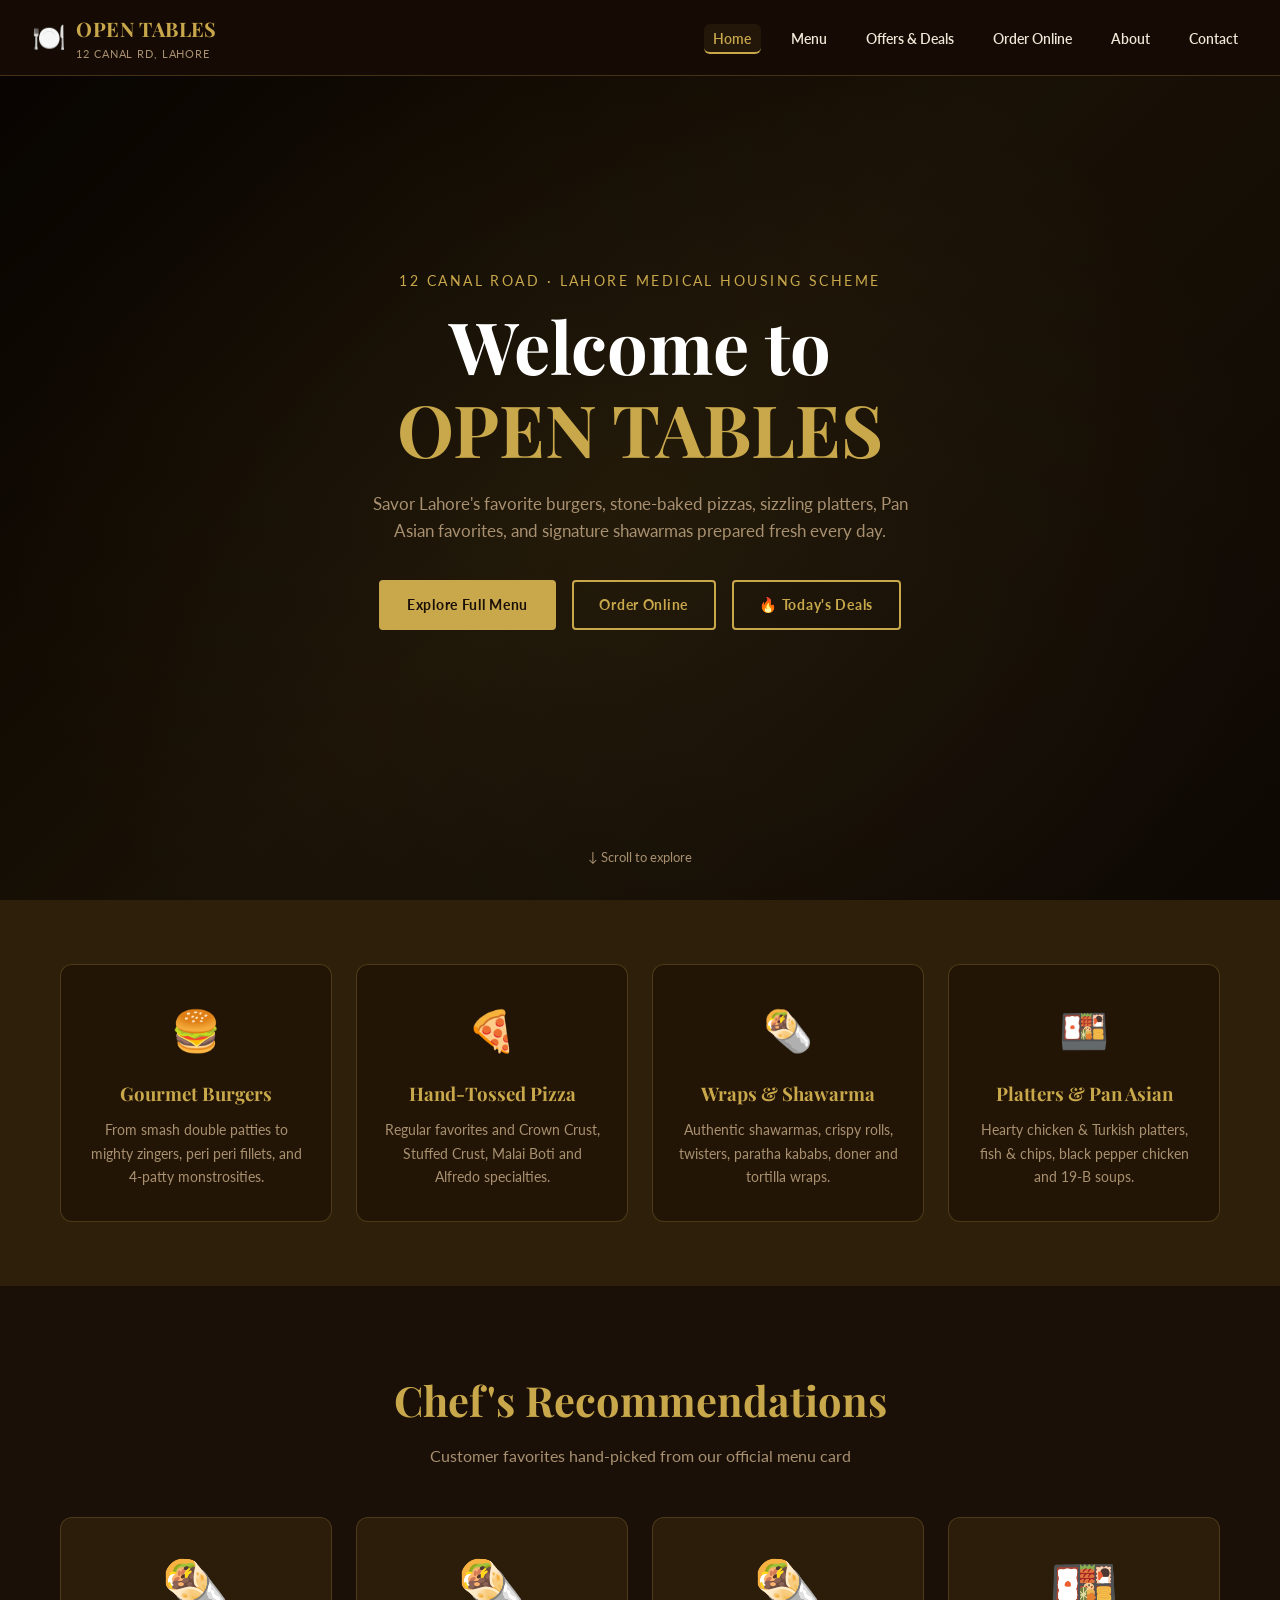
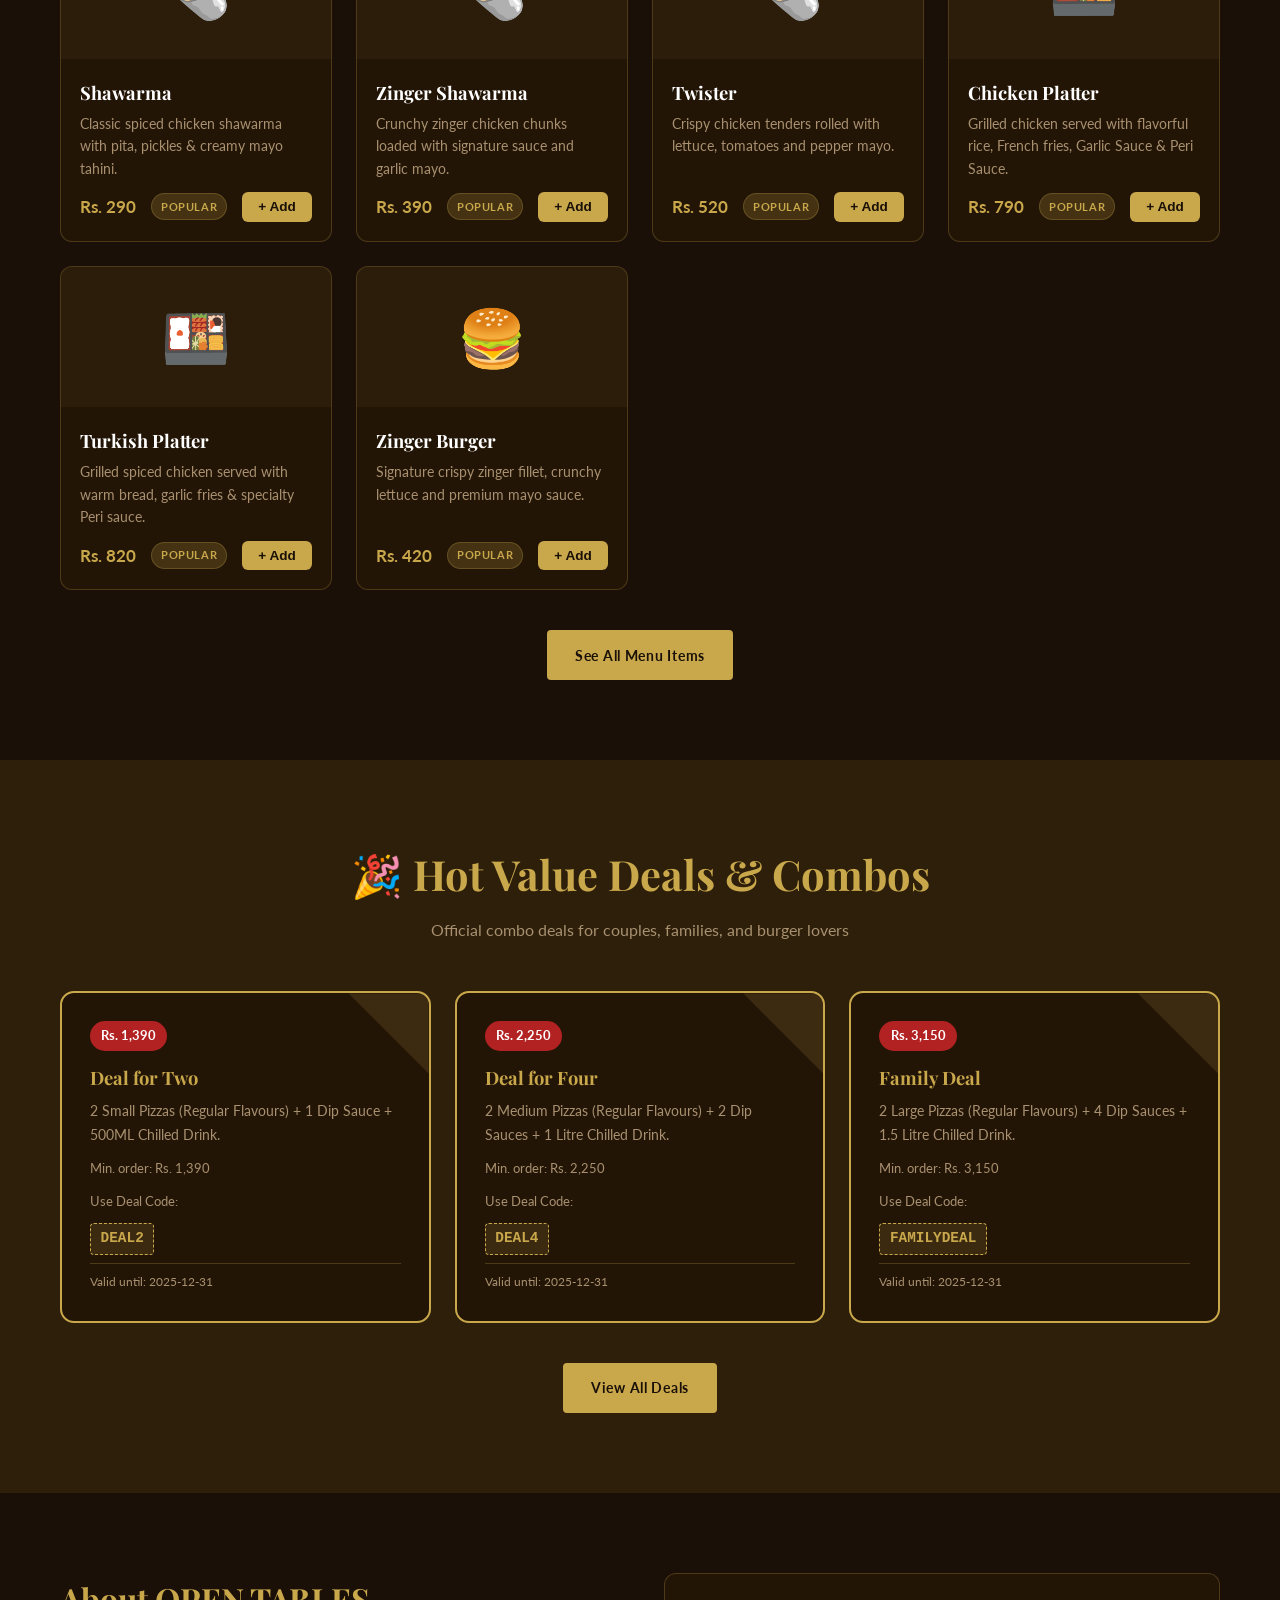
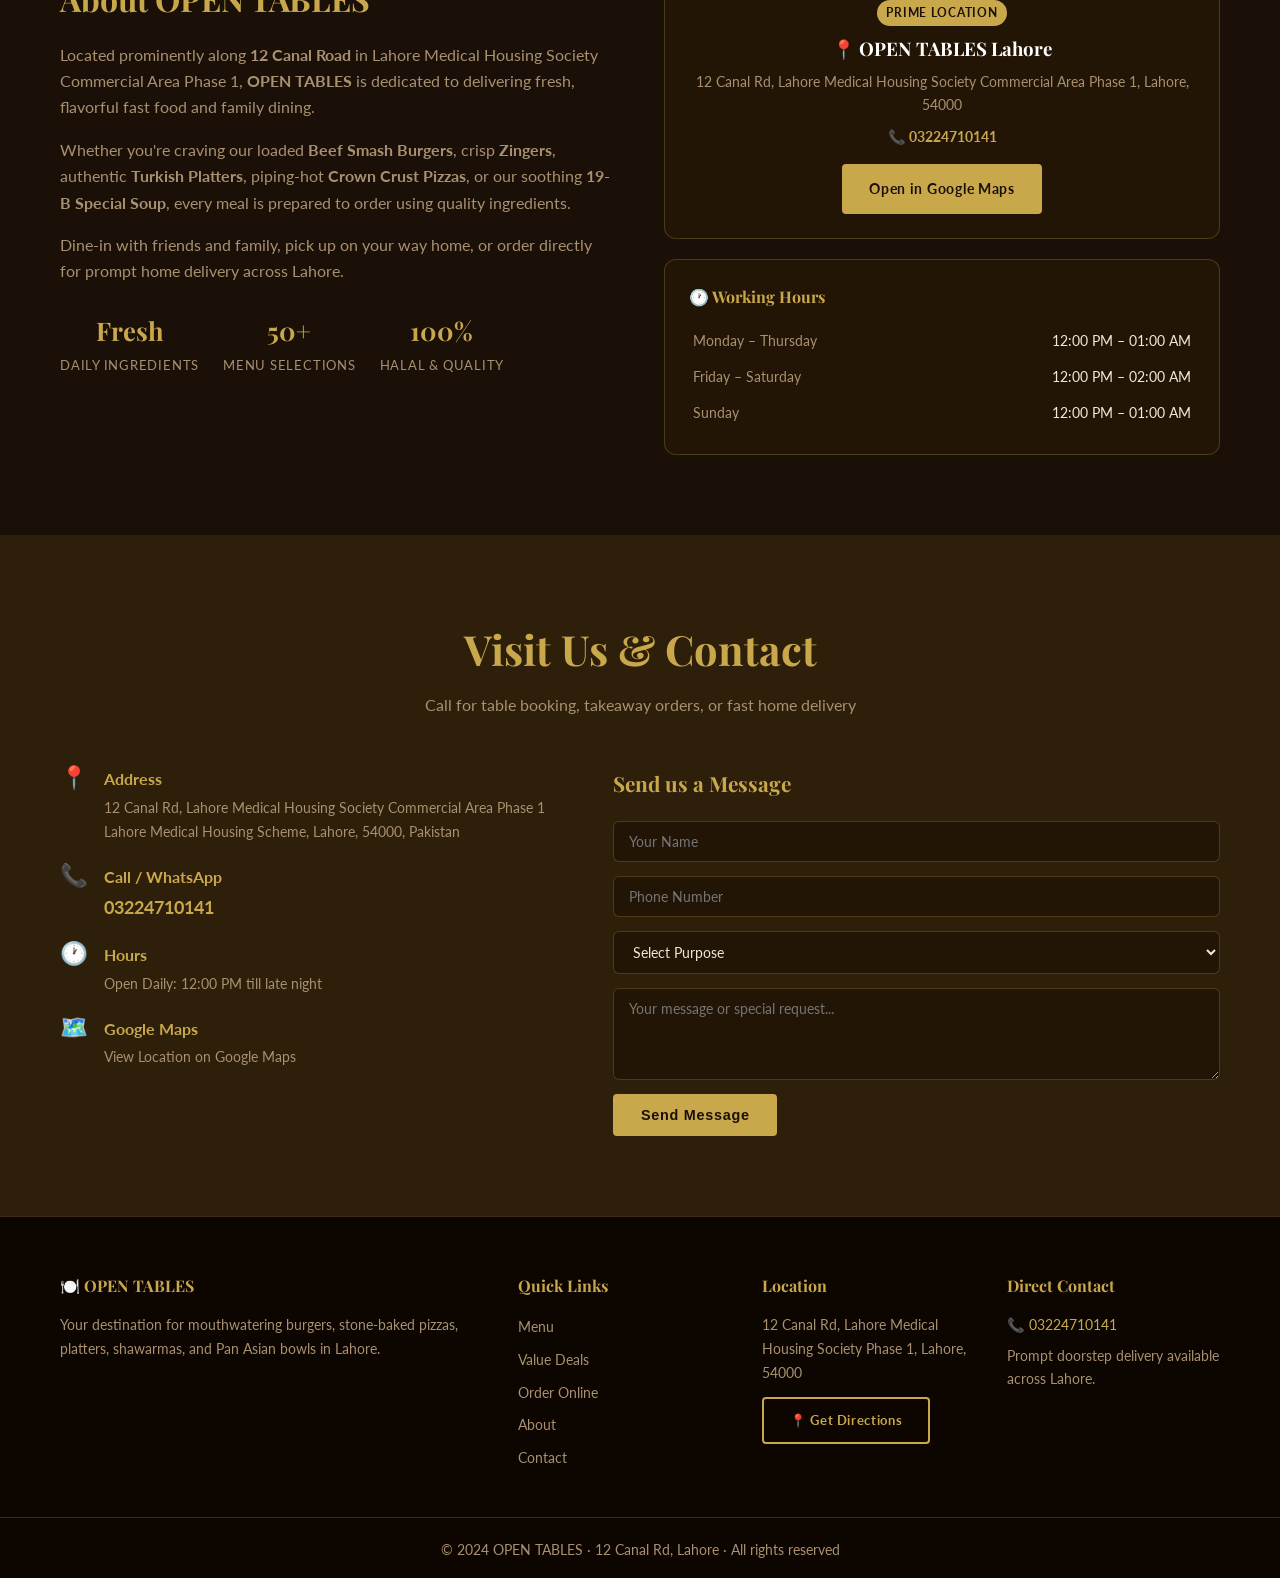
<file: index.html>
<!DOCTYPE html>
<html lang="en">
<head>
  <meta charset="UTF-8" />
  <meta name="viewport" content="width=device-width, initial-scale=1.0" />
  <title>OPEN TABLES – 12 Canal Rd, Lahore</title>
  <link rel="stylesheet" href="/css/style.css" />
  <link rel="preconnect" href="https://fonts.googleapis.com" />
  <link href="https://fonts.googleapis.com/css2?family=Playfair+Display:wght@400;700&family=Lato:wght@300;400;700&display=swap" rel="stylesheet" />
</head>
<body>

<!-- ===== NAVBAR ===== -->
<nav class="navbar" id="navbar">
  <div class="nav-brand">
    <span class="brand-logo">🍽️</span>
    <div>
      <span class="brand-name">OPEN TABLES</span>
      <span class="brand-tagline">12 Canal Rd, Lahore</span>
    </div>
  </div>
  <ul class="nav-links" id="navLinks">
    <li><a href="/index.html" class="active">Home</a></li>
    <li><a href="/menu.html">Menu</a></li>
    <li><a href="/offers.html">Offers & Deals</a></li>
    <li><a href="/order.html">Order Online</a></li>
    <li><a href="/#about">About</a></li>
    <li><a href="/#contact">Contact</a></li>
  </ul>
</nav>

<!-- ===== HERO ===== -->
<header class="hero" id="home">
  <div class="hero-overlay"></div>
  <div class="hero-content">
    <p class="hero-subtitle">12 Canal Road · Lahore Medical Housing Scheme</p>
    <h1 class="hero-title">Welcome to<br/><span>OPEN TABLES</span></h1>
    <p class="hero-desc">Savor Lahore's favorite burgers, stone-baked pizzas, sizzling platters, Pan Asian favorites, and signature shawarmas prepared fresh every day.</p>
    <div class="hero-btns">
      <a href="/menu.html" class="btn btn-primary">Explore Full Menu</a>
      <a href="order.html" class="btn btn-outline">Order Online</a>
      <a href="offers.html" class="btn btn-outline">🔥 Today's Deals</a>
    </div>
  </div>
  <div class="hero-scroll-indicator">↓ Scroll to explore</div>
</header>

<!-- ===== HIGHLIGHTS ===== -->
<section class="highlights">
  <div class="container">
    <div class="highlight-card">
      <span class="hi-icon">🍔</span>
      <h3>Gourmet Burgers</h3>
      <p>From smash double patties to mighty zingers, peri peri fillets, and 4-patty monstrosities.</p>
    </div>
    <div class="highlight-card">
      <span class="hi-icon">🍕</span>
      <h3>Hand-Tossed Pizza</h3>
      <p>Regular favorites and Crown Crust, Stuffed Crust, Malai Boti and Alfredo specialties.</p>
    </div>
    <div class="highlight-card">
      <span class="hi-icon">🌯</span>
      <h3>Wraps & Shawarma</h3>
      <p>Authentic shawarmas, crispy rolls, twisters, paratha kababs, doner and tortilla wraps.</p>
    </div>
    <div class="highlight-card">
      <span class="hi-icon">🍱</span>
      <h3>Platters & Pan Asian</h3>
      <p>Hearty chicken & Turkish platters, fish & chips, black pepper chicken and 19-B soups.</p>
    </div>
  </div>
</section>

<!-- ===== FEATURED DISHES ===== -->
<section class="featured" id="featured">
  <div class="container">
    <div class="section-header">
      <h2>Chef's Recommendations</h2>
      <p>Customer favorites hand-picked from our official menu card</p>
    </div>
    <div class="dishes-grid" id="featuredDishes">
      <!-- Populated by JS from data.js -->
    </div>
    <div class="section-footer">
      <a href="menu.html" class="btn btn-primary">See All Menu Items</a>
    </div>
  </div>
</section>

<!-- ===== CURRENT OFFERS PREVIEW ===== -->
<section class="offers-preview" id="offers-preview">
  <div class="container">
    <div class="section-header">
      <h2>🎉 Hot Value Deals & Combos</h2>
      <p>Official combo deals for couples, families, and burger lovers</p>
    </div>
    <div class="offers-grid" id="homeOffersGrid">
      <!-- Populated by JS -->
    </div>
    <div class="section-footer">
      <a href="offers.html" class="btn btn-primary">View All Deals</a>
    </div>
  </div>
</section>

<!-- ===== ABOUT ===== -->
<section class="about-section" id="about">
  <div class="container about-grid">
    <div class="about-text">
      <h2>About OPEN TABLES</h2>
      <p>Located prominently along <strong>12 Canal Road</strong> in Lahore Medical Housing Society Commercial Area Phase 1, <strong>OPEN TABLES</strong> is dedicated to delivering fresh, flavorful fast food and family dining.</p>
      <p>Whether you're craving our loaded <strong>Beef Smash Burgers</strong>, crisp <strong>Zingers</strong>, authentic <strong>Turkish Platters</strong>, piping-hot <strong>Crown Crust Pizzas</strong>, or our soothing <strong>19-B Special Soup</strong>, every meal is prepared to order using quality ingredients.</p>
      <p>Dine-in with friends and family, pick up on your way home, or order directly for prompt home delivery across Lahore.</p>
      <div class="about-stats">
        <div class="stat"><strong>Fresh</strong><span>Daily Ingredients</span></div>
        <div class="stat"><strong>50+</strong><span>Menu Selections</span></div>
        <div class="stat"><strong>100%</strong><span>Halal & Quality</span></div>
      </div>
    </div>
    <div class="about-visual">
      <div class="visual-box">
        <div class="visual-badge">Prime Location</div>
        <h3>📍 OPEN TABLES Lahore</h3>
        <p>12 Canal Rd, Lahore Medical Housing Society Commercial Area Phase 1, Lahore, 54000</p>
        <p style="margin-top:0.5rem;color:var(--gold);font-weight:700;">📞 03224710141</p>
        <a href="https://maps.app.goo.gl/im5g5WJNsADPqmjK8" target="_blank" rel="noopener noreferrer" class="btn btn-primary" style="margin-top:1rem;">Open in Google Maps</a>
      </div>
      <div class="visual-hours">
        <h4>🕐 Working Hours</h4>
        <table>
          <tr><td>Monday – Thursday</td><td>12:00 PM – 01:00 AM</td></tr>
          <tr><td>Friday – Saturday</td><td>12:00 PM – 02:00 AM</td></tr>
          <tr><td>Sunday</td><td>12:00 PM – 01:00 AM</td></tr>
        </table>
      </div>
    </div>
  </div>
</section>

<!-- ===== CONTACT ===== -->
<section class="contact-section" id="contact">
  <div class="container">
    <div class="section-header">
      <h2>Visit Us & Contact</h2>
      <p>Call for table booking, takeaway orders, or fast home delivery</p>
    </div>
    <div class="contact-grid">
      <div class="contact-info">
        <div class="contact-item">
          <span>📍</span>
          <div>
            <strong>Address</strong>
            <p>12 Canal Rd, Lahore Medical Housing Society Commercial Area Phase 1 Lahore Medical Housing Scheme, Lahore, 54000, Pakistan</p>
          </div>
        </div>
        <div class="contact-item">
          <span>📞</span>
          <div>
            <strong>Call / WhatsApp</strong>
            <p><a href="tel:03224710141" style="font-weight:700;font-size:1.1rem;color:var(--gold);">03224710141</a></p>
          </div>
        </div>
        <div class="contact-item">
          <span>🕐</span>
          <div>
            <strong>Hours</strong>
            <p>Open Daily: 12:00 PM till late night</p>
          </div>
        </div>
        <div class="contact-item">
          <span>🗺️</span>
          <div>
            <strong>Google Maps</strong>
            <p><a href="https://maps.app.goo.gl/im5g5WJNsADPqmjK8" target="_blank" rel="noopener noreferrer">View Location on Google Maps</a></p>
          </div>
        </div>
      </div>
      <form class="contact-form" id="contactForm">
        <h3>Send us a Message</h3>
        <input type="text" placeholder="Your Name" required id="cName" />
        <input type="tel" placeholder="Phone Number" required id="cPhone" />
        <select id="cSubject">
          <option value="">Select Purpose</option>
          <option>Takeaway Order</option>
          <option>Table Reservation</option>
          <option>Party / Event Catering</option>
          <option>Feedback & Suggestions</option>
        </select>
        <textarea placeholder="Your message or special request..." rows="4" id="cMessage" required></textarea>
        <button type="submit" class="btn btn-primary">Send Message</button>
        <div class="form-success" id="formSuccess" style="display:none;">✅ Thank you! We received your message and will call you back shortly.</div>
      </form>
    </div>
  </div>
</section>

<!-- ===== FOOTER ===== -->
<footer class="footer">
  <div class="container footer-grid">
    <div>
      <h4>🍽️ OPEN TABLES</h4>
      <p>Your destination for mouthwatering burgers, stone-baked pizzas, platters, shawarmas, and Pan Asian bowls in Lahore.</p>
    </div>
    <div>
      <h4>Quick Links</h4>
      <ul>
        <li><a href="menu.html">Menu</a></li>
        <li><a href="offers.html">Value Deals</a></li>
        <li><a href="order.html">Order Online</a></li>
        <li><a href="#about">About</a></li>
        <li><a href="#contact">Contact</a></li>
      </ul>
    </div>
    <div>
      <h4>Location</h4>
      <p>12 Canal Rd, Lahore Medical Housing Society Phase 1, Lahore, 54000</p>
      <a href="https://maps.app.goo.gl/im5g5WJNsADPqmjK8" target="_blank" rel="noopener noreferrer" class="btn btn-outline" style="margin-top:0.75rem;font-size:0.8rem;">📍 Get Directions</a>
    </div>
    <div>
      <h4>Direct Contact</h4>
      <p>📞 <a href="tel:03224710141">03224710141</a></p>
      <p style="margin-top:0.5rem;color:var(--text-muted);font-size:0.85rem;">Prompt doorstep delivery available across Lahore.</p>
    </div>
  </div>
  <div class="footer-bottom">
    <p>© 2024 OPEN TABLES · 12 Canal Rd, Lahore · All rights reserved</p>
  </div>
</footer>

<!-- Bottom-Right Floating Cart Button -->
<button class="cart-float" id="cartFloatBtn" onclick="window.location='order.html'">
  🛒 <span class="cart-float-text">Cart</span> <span class="cart-float-count cart-count-badge">0</span> <span class="cart-float-total">Rs. 0</span>
</button>

<script src="js/data.js"></script>
<script src="js/app.js"></script>
</body>
</html>
</file>
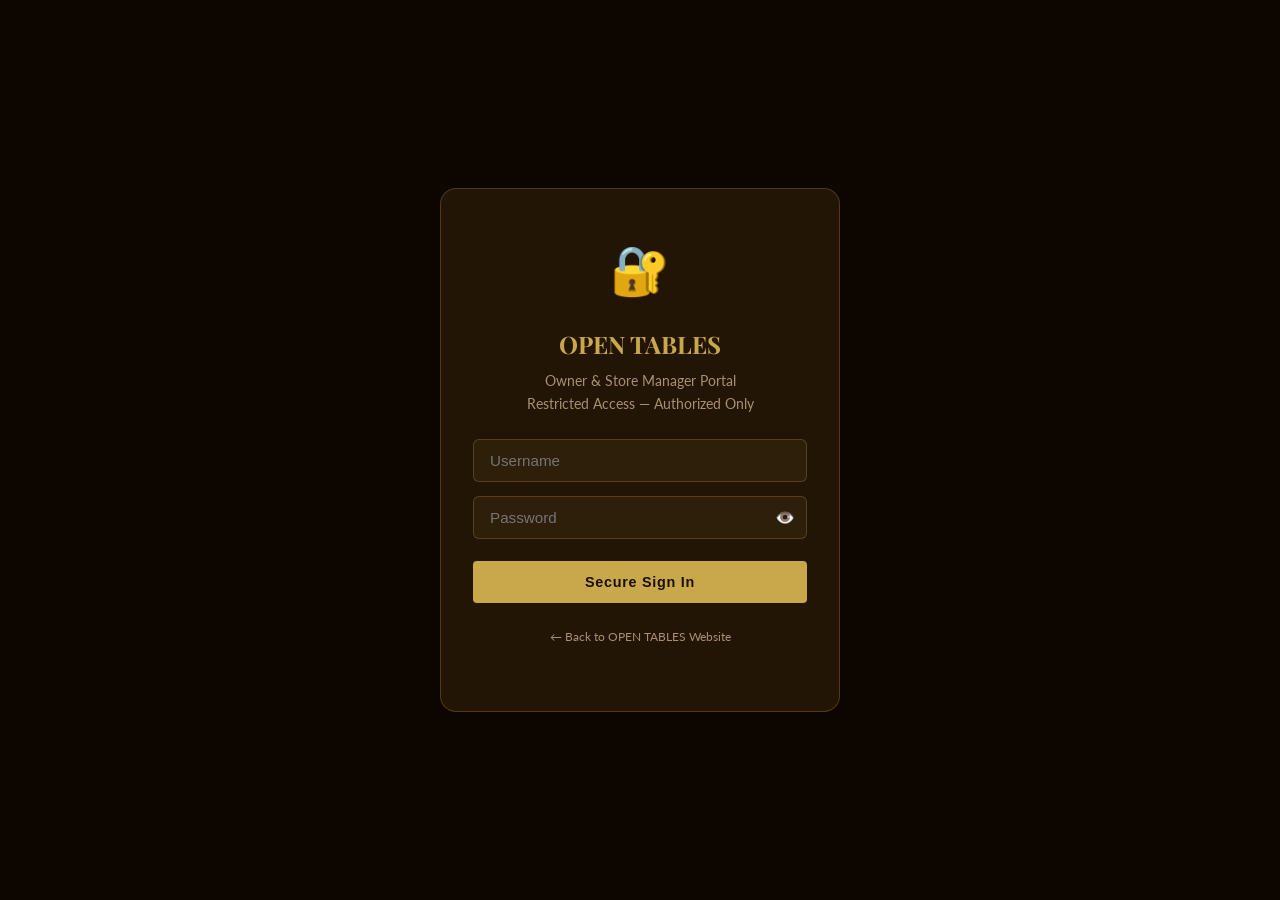
<file: admin/index.html>
<!DOCTYPE html>
<html lang="en">
<head>
  <meta charset="UTF-8" />
  <meta name="viewport" content="width=device-width, initial-scale=1.0" />
  <title>Owner Portal – OPEN TABLES</title>
  <link rel="stylesheet" href="../css/style.css" />
  <link href="https://fonts.googleapis.com/css2?family=Playfair+Display:wght@400;700&family=Lato:wght@300;400;700&display=swap" rel="stylesheet" />
  <style>
    .attempts-warn { color: #f39c12; font-size: .82rem; margin-top: .5rem; display: none; }
    .locked-msg { color: #e74c3c; font-size: .88rem; margin-top: .5rem; display: none; }
    .show-pw-btn { position: absolute; right: .75rem; top: 50%; transform: translateY(-50%); background: none; border: none; cursor: pointer; color: var(--text-muted); font-size: 1rem; }
    .pw-wrap { position: relative; }
    .pw-wrap input { padding-right: 2.5rem; }
  </style>
</head>
<body>

<div class="admin-login-page">
  <div class="login-card">
    <div class="login-lock">🔐</div>
    <h2>OPEN TABLES</h2>
    <p>Owner & Store Manager Portal<br/>Restricted Access — Authorized Only</p>
    <form id="loginForm" autocomplete="off">
      <input type="text" id="loginUser" placeholder="Username" autocomplete="username" required />
      <div class="pw-wrap">
        <input type="password" id="loginPass" placeholder="Password" autocomplete="current-password" required />
        <button type="button" class="show-pw-btn" id="togglePw" title="Show/Hide Password">👁️</button>
      </div>
      <button type="submit" class="btn btn-primary" style="width:100%;margin-top:.5rem">Secure Sign In</button>
      <div class="login-error" id="loginError">❌ Invalid username or password.</div>
      <div class="attempts-warn" id="attemptsWarn"></div>
      <div class="locked-msg" id="lockedMsg">🔒 Too many failed attempts. Locked for 5 minutes.</div>
    </form>
    <p style="margin-top:1.5rem;font-size:.75rem;color:var(--text-muted);">
      <a href="../index.html" style="color:var(--text-muted)">← Back to OPEN TABLES Website</a>
    </p>
  </div>
</div>

<script src="../js/data.js"></script>
<script>
// Credentials
const ADMIN_USER = 'admin';
const DEFAULT_PASS = 'opentables@2026';
const MAX_ATTEMPTS = 5;
const LOCKOUT_MS = 5 * 60 * 1000;

if (sessionStorage.getItem('opentables_admin_auth') === 'true') {
  window.location.replace('/admin/dashboard.html');
}

let attempts = parseInt(localStorage.getItem('opentables_admin_attempts') || '0');
let lockUntil = parseInt(localStorage.getItem('opentables_admin_lock') || '0');

function checkLock() {
  if (lockUntil > Date.now()) {
    const remaining = Math.ceil((lockUntil - Date.now()) / 1000 / 60);
    document.getElementById('lockedMsg').style.display = 'block';
    document.getElementById('lockedMsg').textContent = `🔒 Too many failed attempts. Try again in ${remaining} minute(s).`;
    document.querySelector('button[type=submit]').disabled = true;
    return true;
  }
  if (lockUntil && lockUntil <= Date.now()) {
    localStorage.removeItem('opentables_admin_attempts');
    localStorage.removeItem('opentables_admin_lock');
    attempts = 0;
  }
  return false;
}

checkLock();

document.getElementById('loginForm').addEventListener('submit', (e) => {
  e.preventDefault();
  if (checkLock()) return;

  const user = document.getElementById('loginUser').value.trim();
  const pass = document.getElementById('loginPass').value;
  const currentPass = localStorage.getItem('opentables_admin_custom_pass') || DEFAULT_PASS;

  if (user === ADMIN_USER && (pass === currentPass || pass === 'admin123' || pass === 'coocos@2024')) {
    localStorage.removeItem('opentables_admin_attempts');
    localStorage.removeItem('opentables_admin_lock');
    sessionStorage.setItem('opentables_admin_auth', 'true');
    sessionStorage.setItem('opentables_admin_login_time', Date.now());
    window.location.replace('dashboard.html');
  } else {
    attempts += 1;
    localStorage.setItem('opentables_admin_attempts', attempts);
    const remaining = MAX_ATTEMPTS - attempts;

    if (attempts >= MAX_ATTEMPTS) {
      lockUntil = Date.now() + LOCKOUT_MS;
      localStorage.setItem('opentables_admin_lock', lockUntil);
      document.getElementById('loginError').style.display = 'none';
      document.getElementById('attemptsWarn').style.display = 'none';
      checkLock();
    } else {
      document.getElementById('loginError').style.display = 'block';
      document.getElementById('attemptsWarn').style.display = 'block';
      document.getElementById('attemptsWarn').textContent = `⚠️ ${remaining} attempt(s) remaining before lockout.`;
    }
    document.getElementById('loginPass').value = '';
  }
});

document.getElementById('togglePw').addEventListener('click', () => {
  const inp = document.getElementById('loginPass');
  inp.type = inp.type === 'password' ? 'text' : 'password';
});
</script>
</body>
</html>
</file>
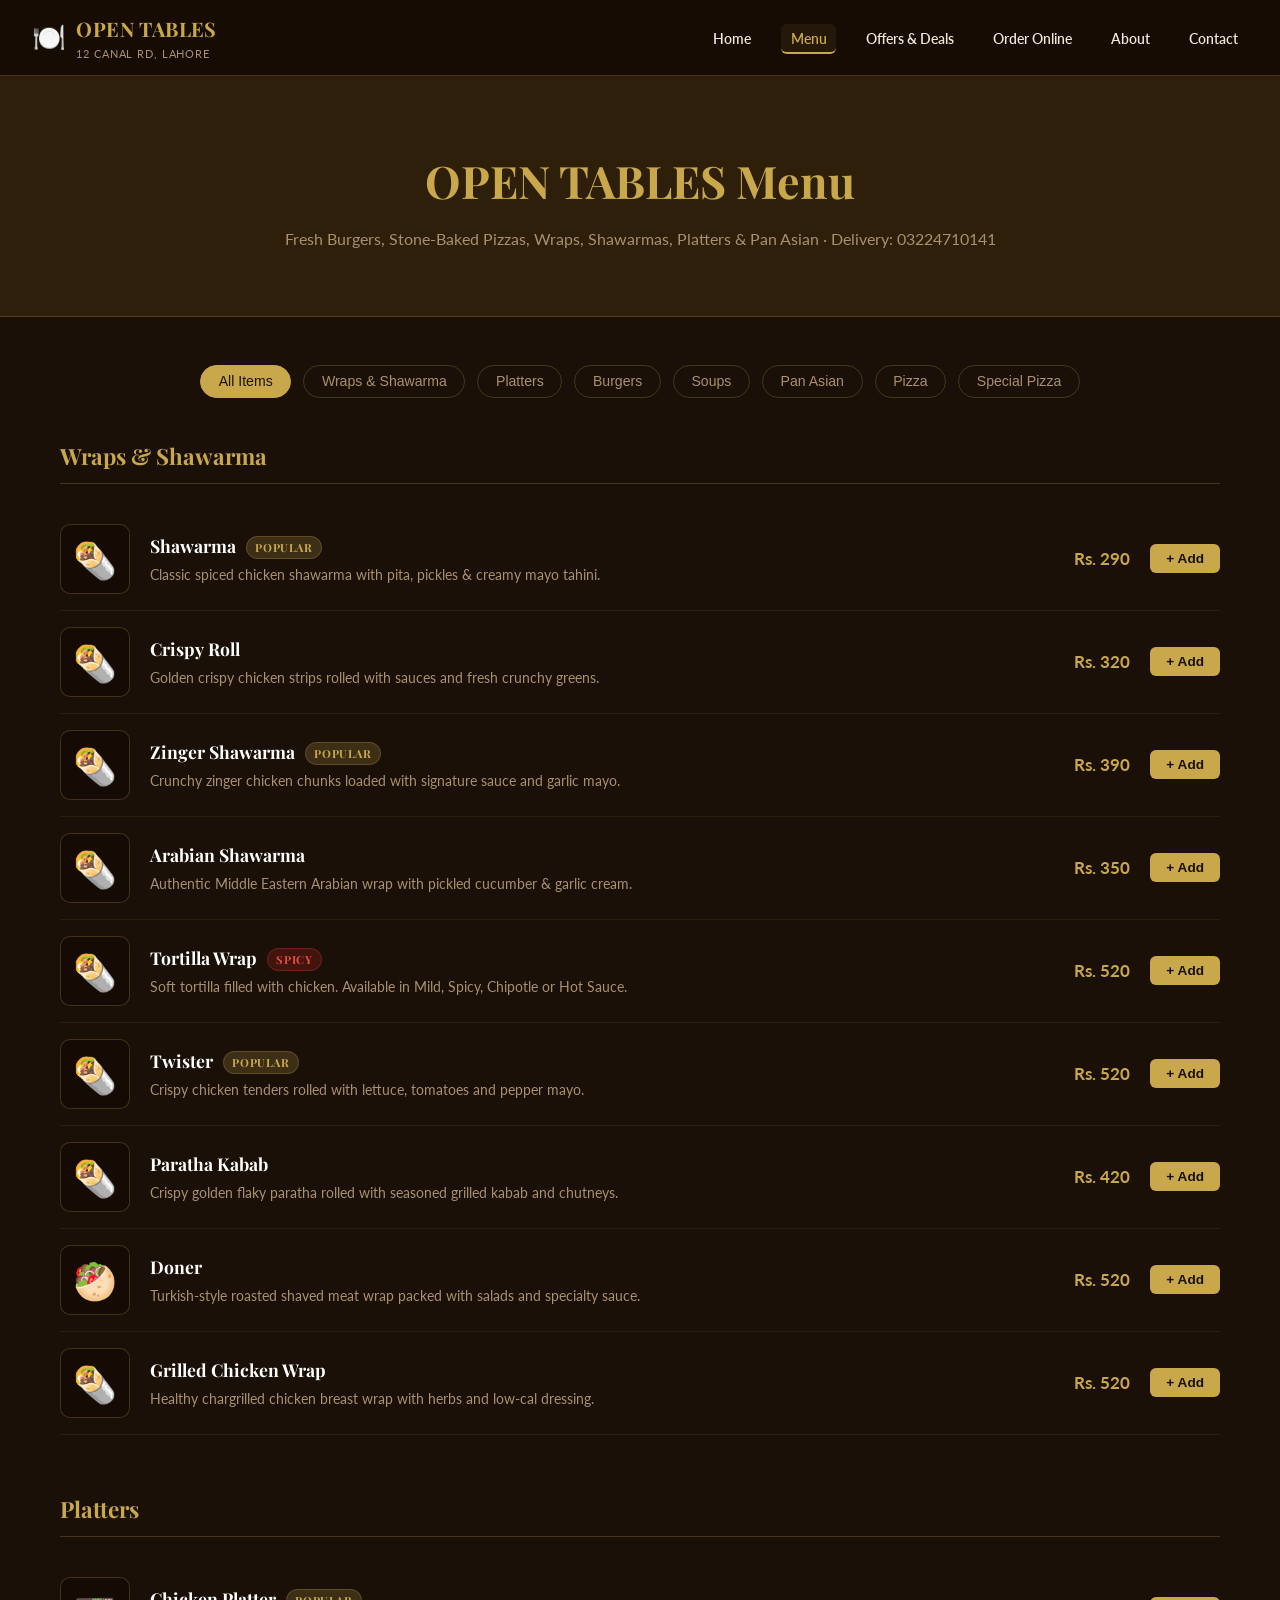
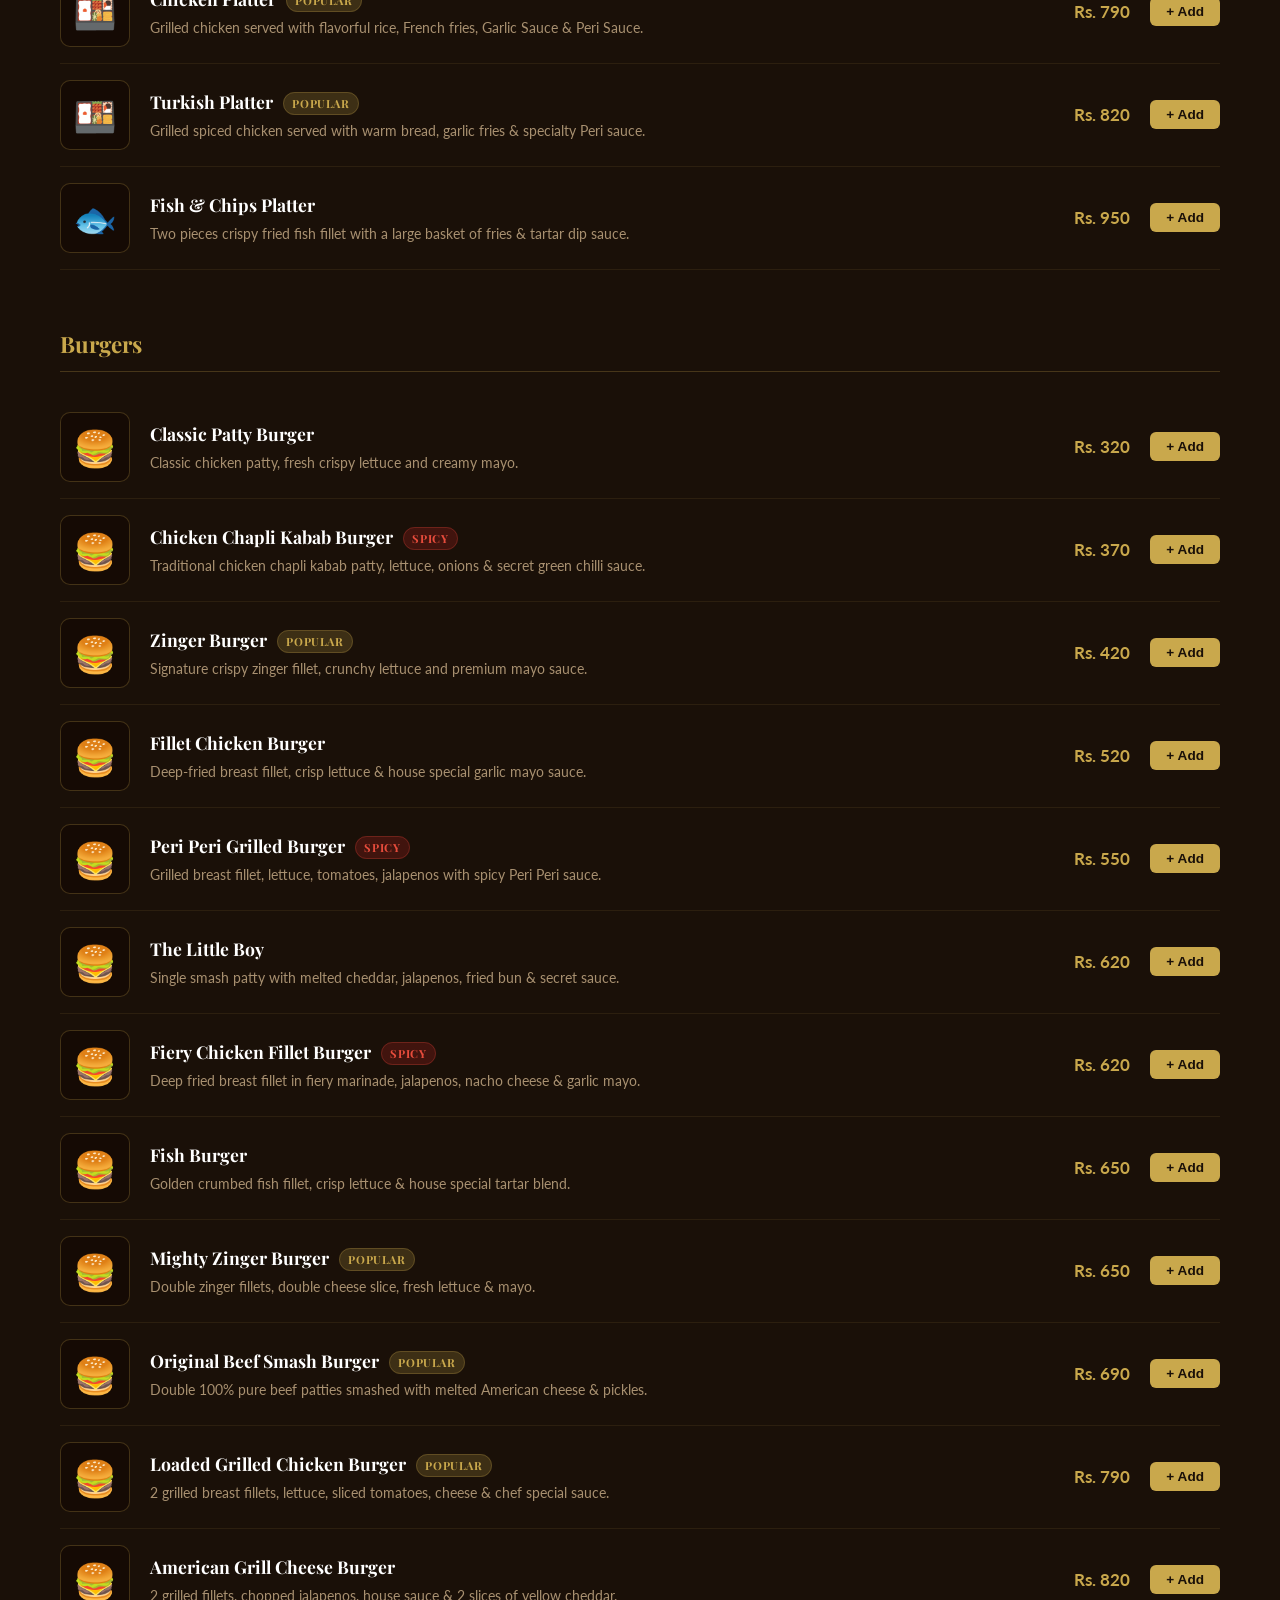
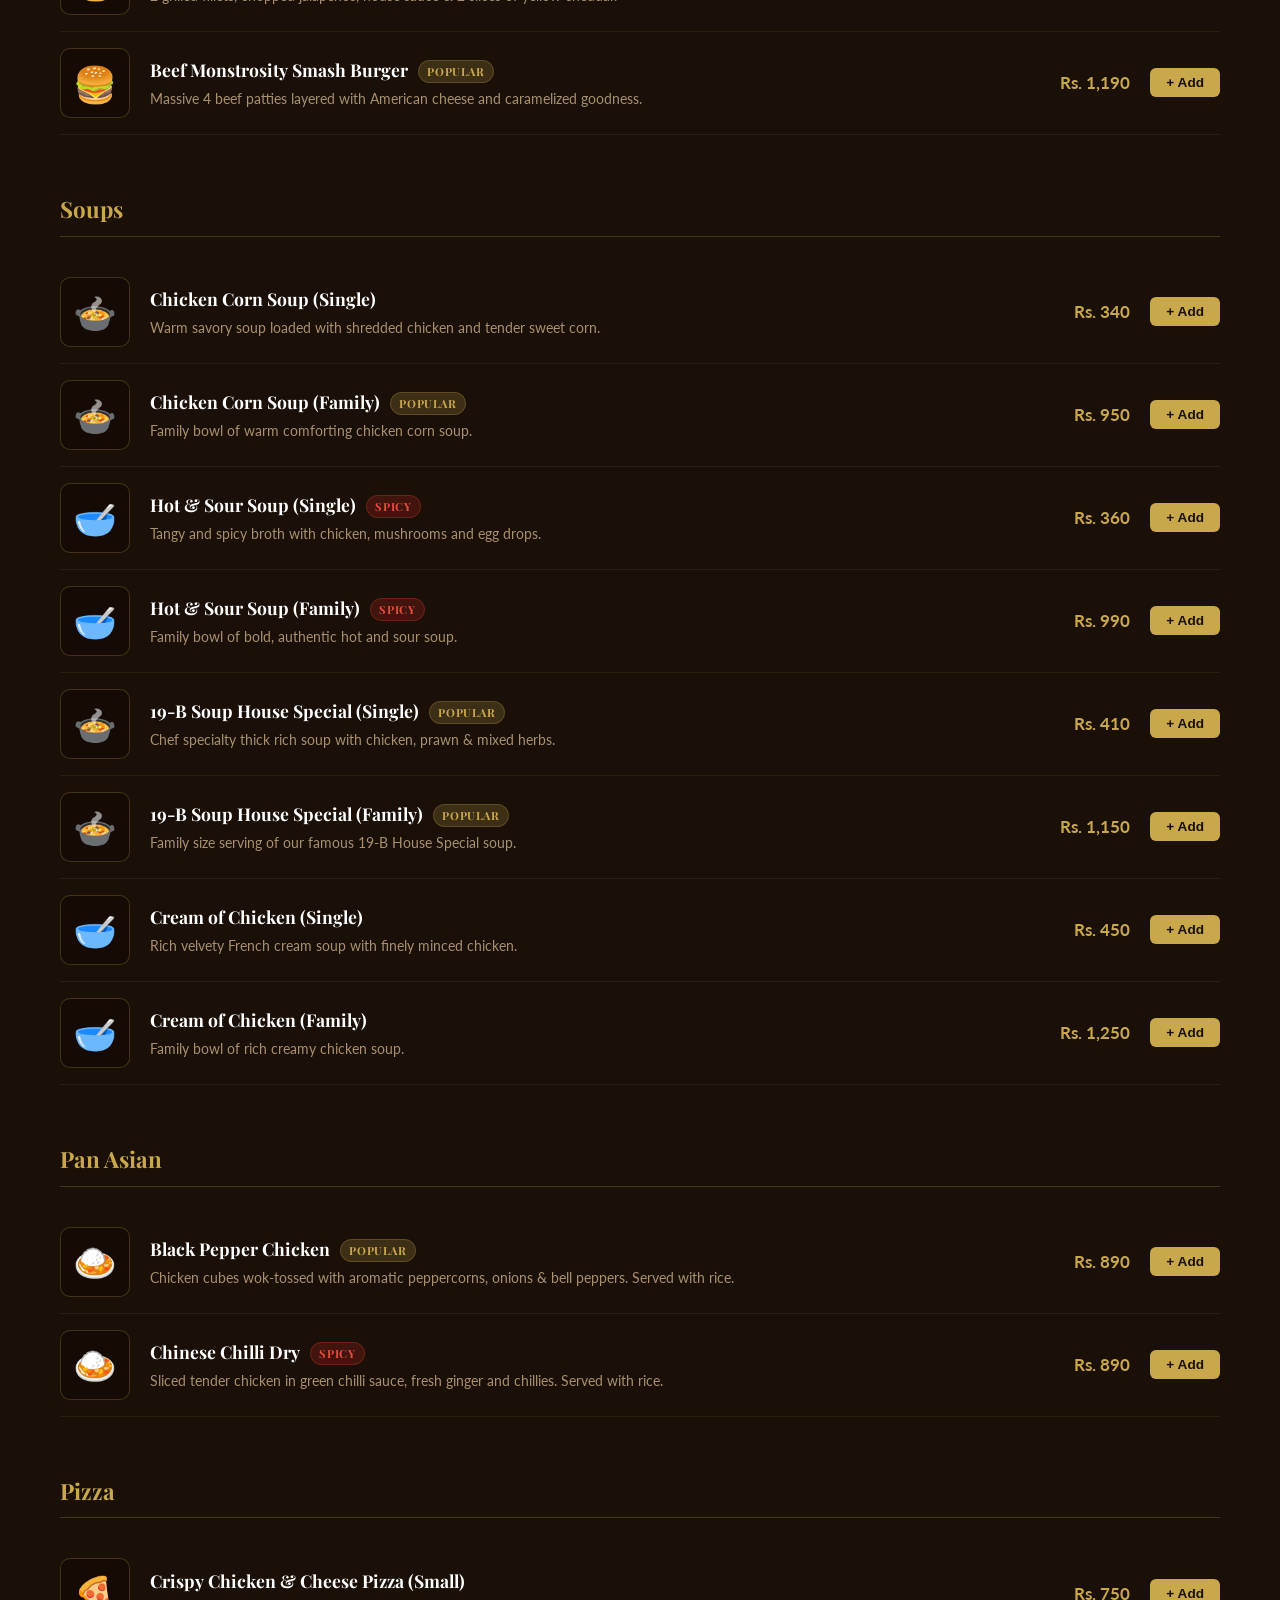
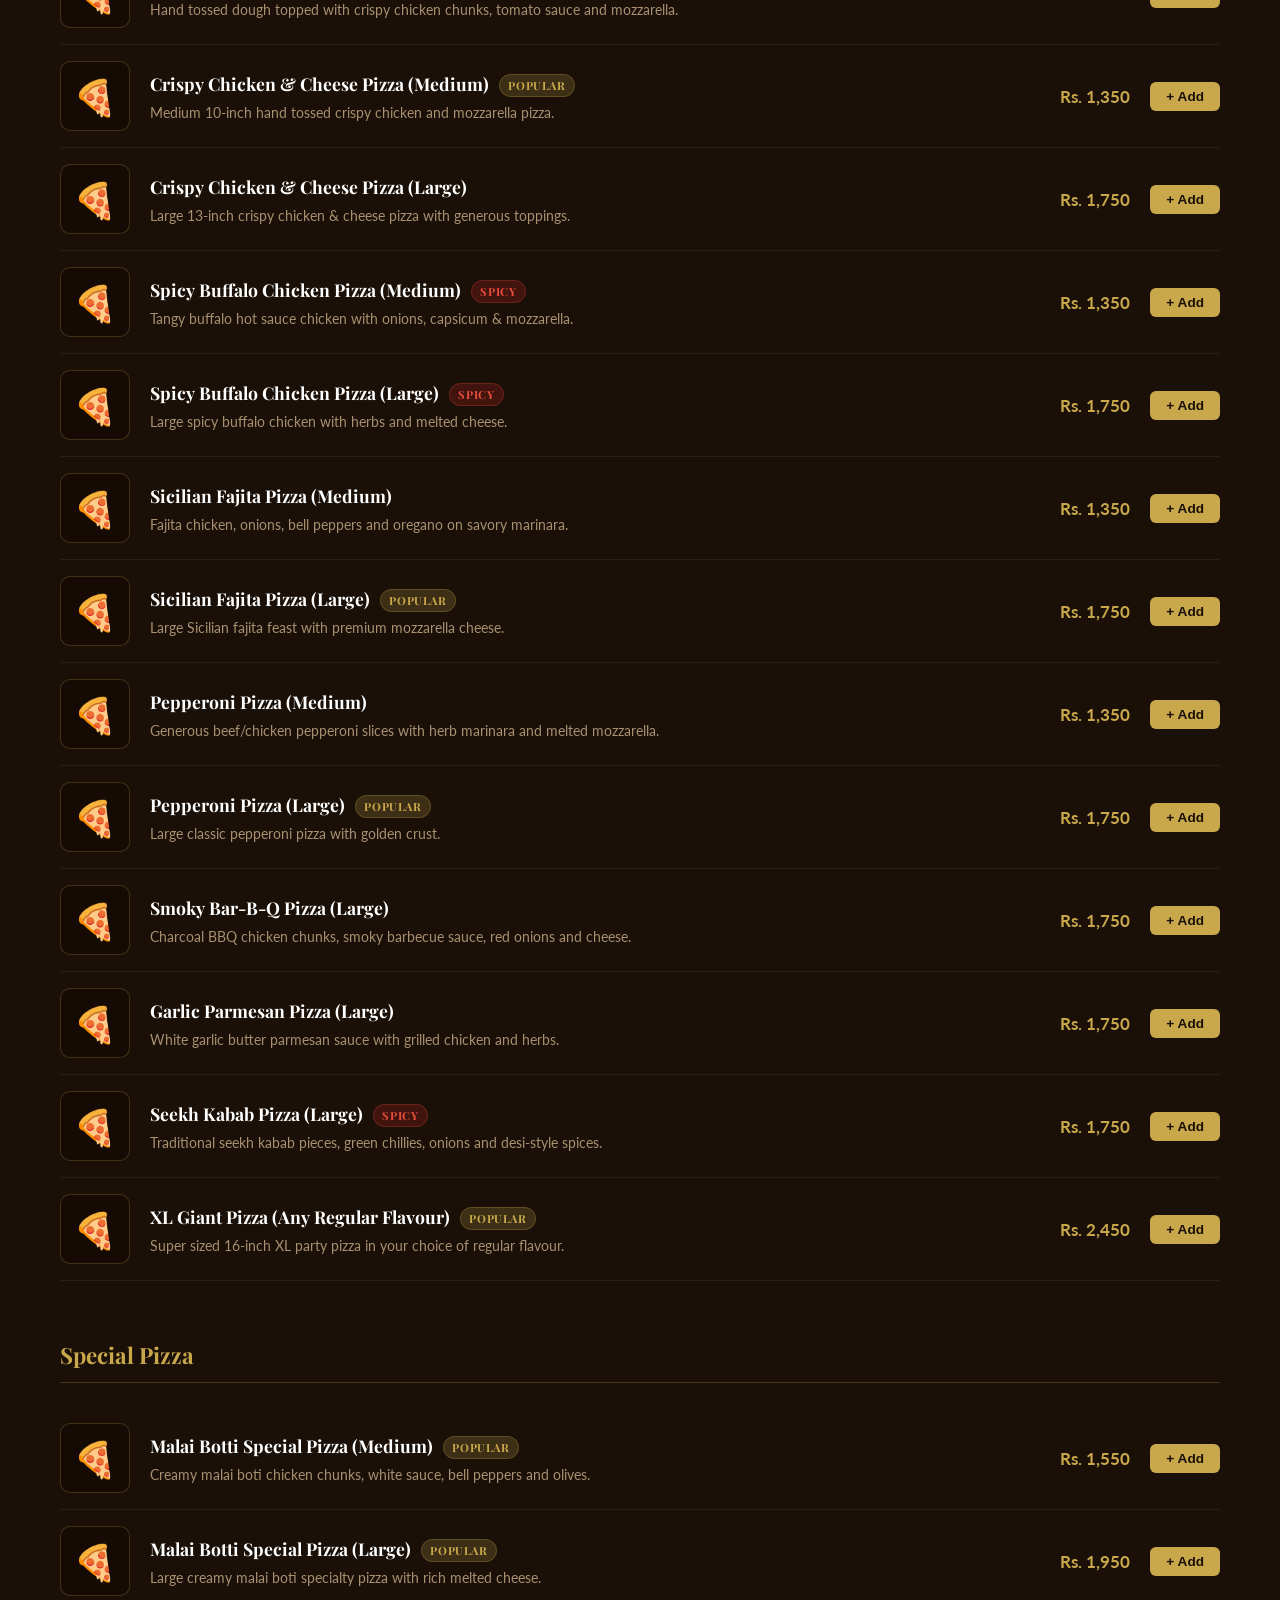
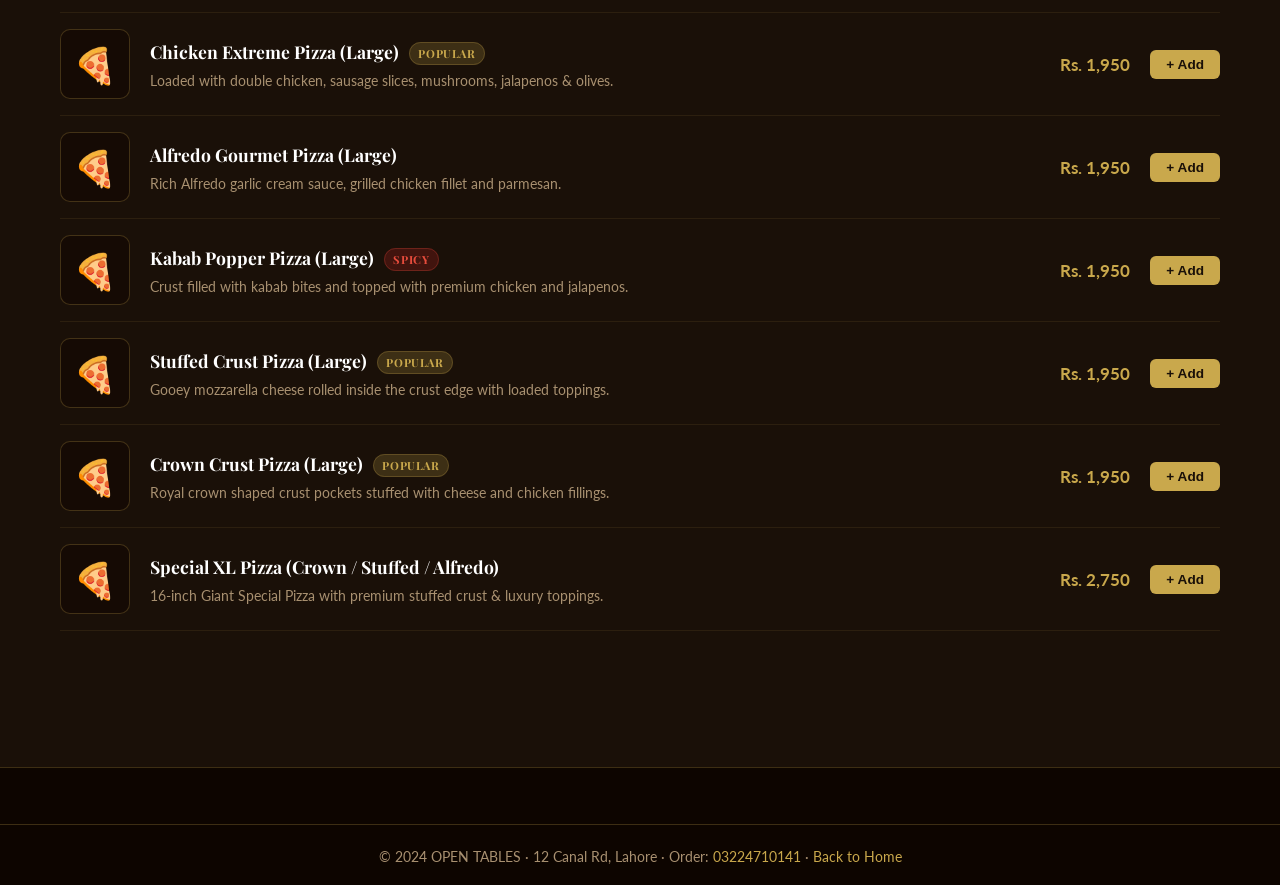
<file: menu.html>
<!DOCTYPE html>
<html lang="en">
<head>
  <meta charset="UTF-8" />
  <meta name="viewport" content="width=device-width, initial-scale=1.0" />
  <title>Menu – OPEN TABLES Lahore</title>
  <link rel="stylesheet" href="css/style.css" />
  <link href="https://fonts.googleapis.com/css2?family=Playfair+Display:wght@400;700&family=Lato:wght@300;400;700&display=swap" rel="stylesheet" />
</head>
<body>

<nav class="navbar" id="navbar">
  <div class="nav-brand">
    <span class="brand-logo">🍽️</span>
    <div>
      <span class="brand-name">OPEN TABLES</span>
      <span class="brand-tagline">12 Canal Rd, Lahore</span>
    </div>
  </div>
  <ul class="nav-links" id="navLinks">
    <li><a href="index.html">Home</a></li>
    <li><a href="menu.html" class="active">Menu</a></li>
    <li><a href="offers.html">Offers & Deals</a></li>
    <li><a href="order.html">Order Online</a></li>
    <li><a href="index.html#about">About</a></li>
    <li><a href="index.html#contact">Contact</a></li>
  </ul>
</nav>

<section class="page-hero">
  <h1>OPEN TABLES Menu</h1>
  <p>Fresh Burgers, Stone-Baked Pizzas, Wraps, Shawarmas, Platters & Pan Asian · Delivery: 03224710141</p>
</section>

<section style="padding:3rem 0 5rem;">
  <div class="container">

    <!-- Dynamic Category Filters -->
    <div class="menu-filters" id="menuFilters">
      <button class="filter-btn active" data-cat="All Items">All Items</button>
    </div>

    <!-- Menu content -->
    <div id="menuContent"></div>

  </div>
</section>

<!-- Bottom-Right Floating Cart Button -->
<button class="cart-float" id="cartFloatBtn" onclick="window.location='order.html'">
  🛒 <span class="cart-float-text">Cart</span> <span class="cart-float-count cart-count-badge">0</span> <span class="cart-float-total">Rs. 0</span>
</button>

<footer class="footer">
  <div class="footer-bottom">
    <p>© 2024 OPEN TABLES · 12 Canal Rd, Lahore · Order: <a href="tel:03224710141">03224710141</a> · <a href="index.html">Back to Home</a></p>
  </div>
</footer>

<script src="js/data.js"></script>
<script src="js/app.js"></script>
<script>
document.addEventListener('DOMContentLoaded', () => {
  const products = getProducts().filter(p => p.available);
  const allCategories = getCategories();
  const presentCats = allCategories.filter(c => products.some(p => p.category === c));
  const filterList = ['All Items', ...presentCats];
  let activeCategory = 'All Items';

  // Build filter buttons
  const filtersEl = document.getElementById('menuFilters');
  filtersEl.innerHTML = filterList.map(cat =>
    `<button class="filter-btn${cat === 'All Items' ? ' active' : ''}" data-cat="${cat}">${cat}</button>`
  ).join('');
  filtersEl.querySelectorAll('.filter-btn').forEach(btn => {
    btn.addEventListener('click', () => {
      filtersEl.querySelectorAll('.filter-btn').forEach(b => b.classList.remove('active'));
      btn.classList.add('active');
      activeCategory = btn.dataset.cat;
      renderMenu();
    });
  });

  function renderMenu() {
    const menuEl = document.getElementById('menuContent');
    const cats = activeCategory === 'All Items' ? presentCats : [activeCategory];
    menuEl.innerHTML = cats.map(cat => {
      const items = products.filter(p => p.category === cat);
      if (!items.length) return '';
      return `<div class="category-section">
        <h3 class="category-title">${cat}</h3>
        ${items.map(p => `
          <div class="menu-item-row" style="display:flex;align-items:center;gap:1.25rem;padding:1rem 0;border-bottom:1px solid rgba(201,168,76,.1);">
            <div style="width:70px;height:70px;border-radius:10px;overflow:hidden;flex-shrink:0;background:#150a04;display:flex;align-items:center;justify-content:center;border:1px solid var(--border);">
              ${p.image ? `<img src="${p.image}" alt="${p.name}" style="width:100%;height:100%;object-fit:cover;" onerror="this.onerror=null;this.parentElement.innerHTML='<span style=\\\'font-size:2rem;\\\'>${p.emoji || '🍽️'}</span>'"/>` : `<span style="font-size:2.2rem;">${p.emoji || '🍽️'}</span>`}
            </div>
            <div class="item-details" style="flex:1;">
              <div class="item-name" style="font-size:1.1rem;font-weight:700;">${p.name} ${p.badge ? `<span class="dish-badge badge-${p.badge}" style="vertical-align:middle;margin-left:0.35rem;">${p.badge}</span>` : ''}</div>
              <div class="item-desc-sm" style="color:var(--text-muted);font-size:0.85rem;margin-top:0.25rem;">${p.desc || ''}</div>
            </div>
            <span class="item-price-col" style="font-size:1.05rem;font-weight:700;color:var(--gold);">Rs. ${p.price.toLocaleString()}</span>
            <button class="dish-add-btn" data-id="${p.id}" style="flex-shrink:0">+ Add</button>
          </div>
        `).join('')}
      </div>`;
    }).join('');

    menuEl.querySelectorAll('.dish-add-btn').forEach(btn => {
      btn.addEventListener('click', () => addToCart(+btn.dataset.id));
    });
  }
  renderMenu();
  updateCartBadge();
});
</script>
</body>
</html>
</file>
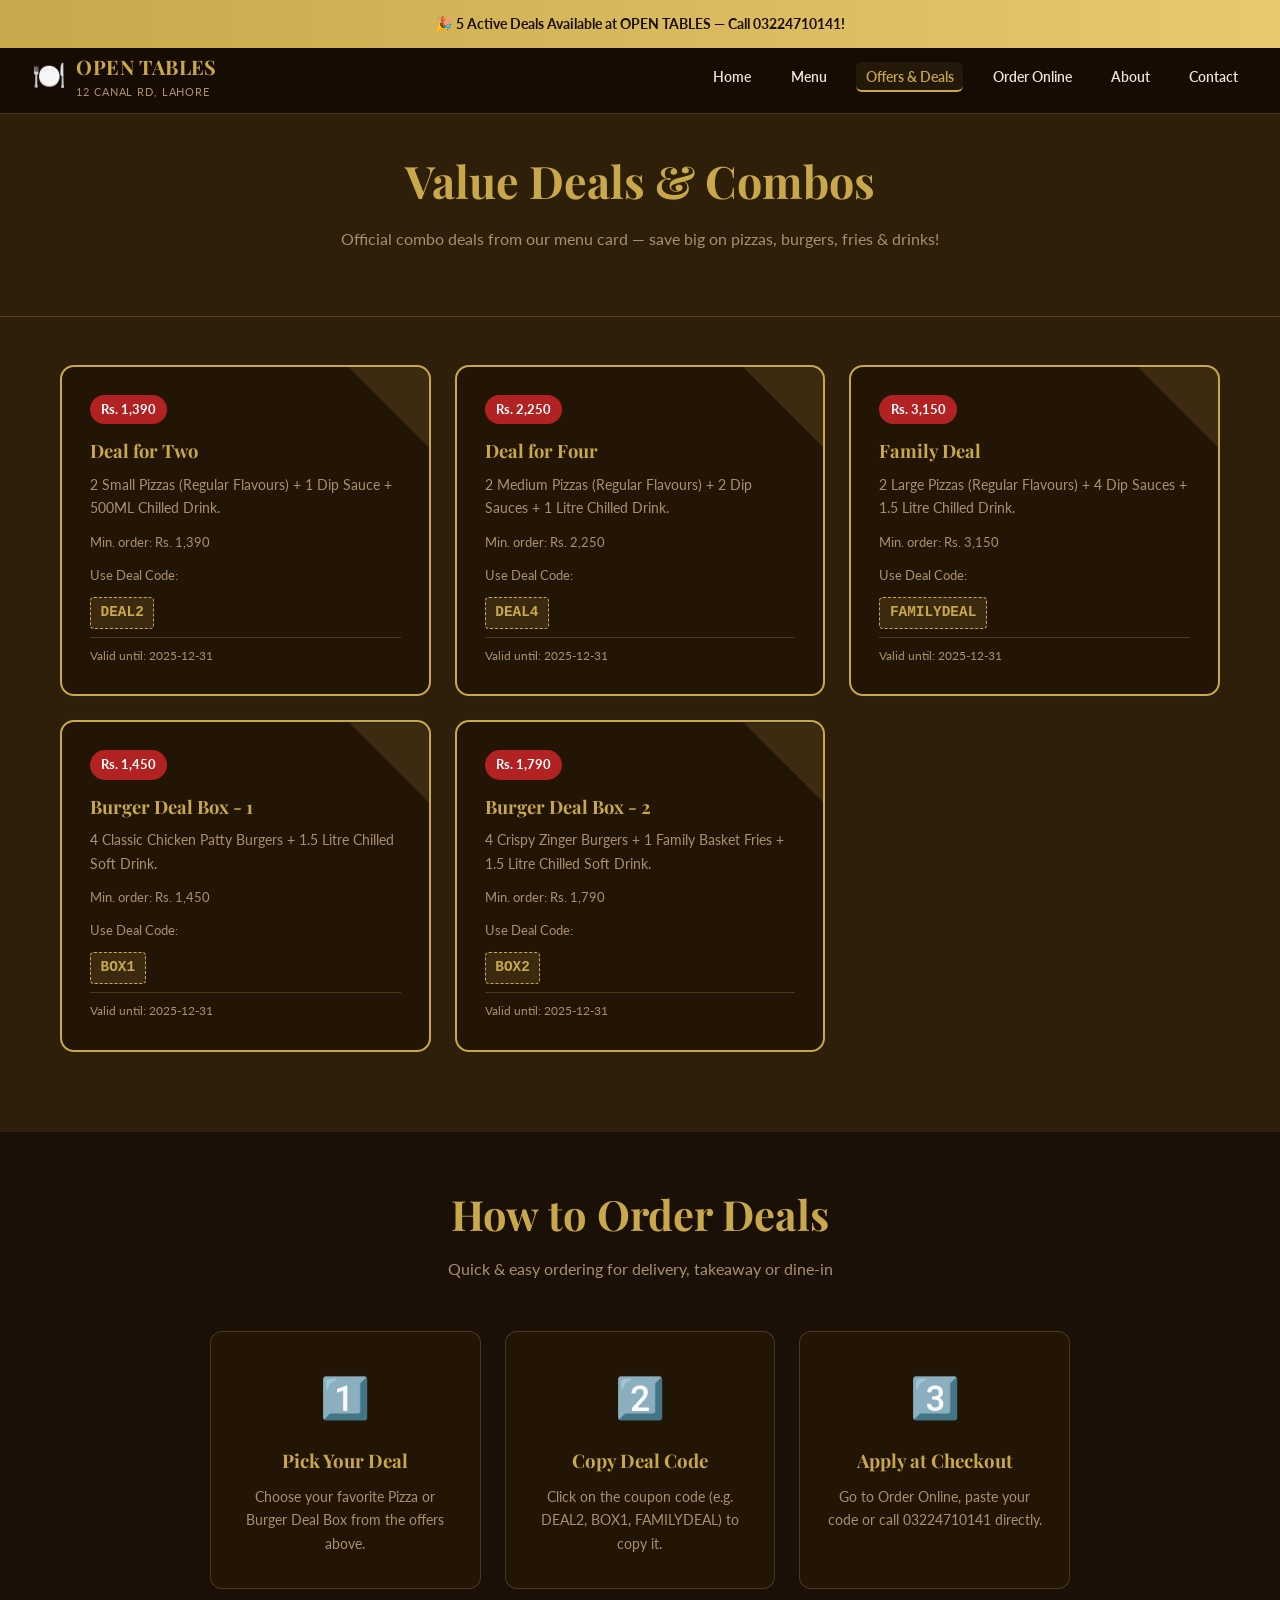
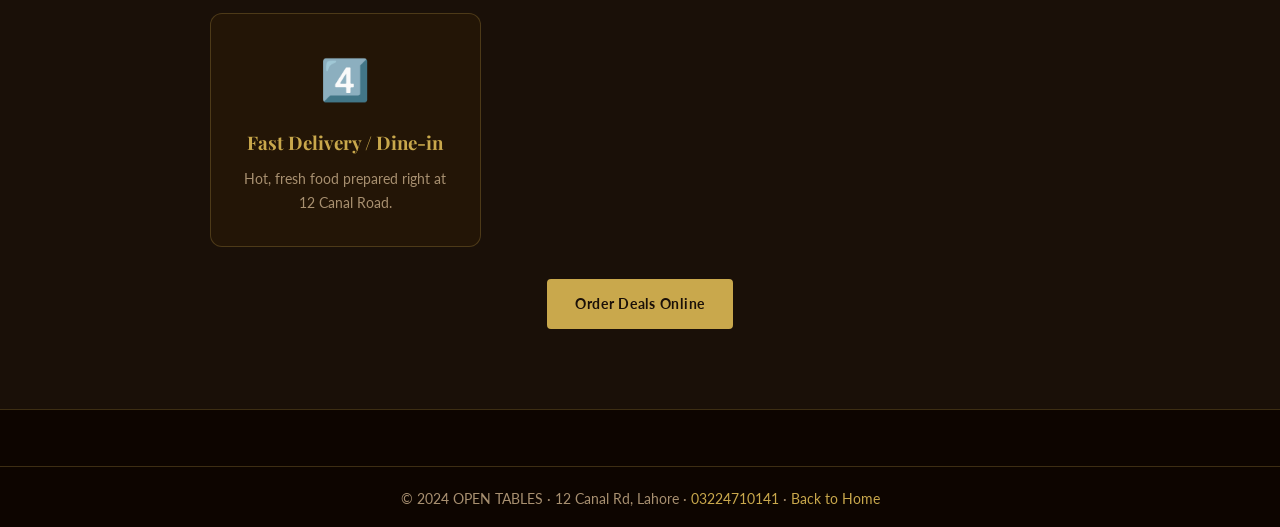
<file: offers.html>
<!DOCTYPE html>
<html lang="en">
<head>
  <meta charset="UTF-8" />
  <meta name="viewport" content="width=device-width, initial-scale=1.0" />
  <title>Value Deals & Offers – OPEN TABLES</title>
  <link rel="stylesheet" href="css/style.css" />
  <link href="https://fonts.googleapis.com/css2?family=Playfair+Display:wght@400;700&family=Lato:wght@300;400;700&display=swap" rel="stylesheet" />
</head>
<body>

<div class="offers-hero-strip" id="offerStrip">🎉 Hot Combos & Deals Available at OPEN TABLES — Call 03224710141!</div>

<nav class="navbar" id="navbar">
  <div class="nav-brand">
    <span class="brand-logo">🍽️</span>
    <div>
      <span class="brand-name">OPEN TABLES</span>
      <span class="brand-tagline">12 Canal Rd, Lahore</span>
    </div>
  </div>
  <ul class="nav-links" id="navLinks">
    <li><a href="index.html">Home</a></li>
    <li><a href="menu.html">Menu</a></li>
    <li><a href="offers.html" class="active">Offers & Deals</a></li>
    <li><a href="order.html">Order Online</a></li>
    <li><a href="index.html#about">About</a></li>
    <li><a href="index.html#contact">Contact</a></li>
  </ul>
</nav>

<section class="page-hero" style="padding-top:9rem;">
  <h1>Value Deals & Combos</h1>
  <p>Official combo deals from our menu card — save big on pizzas, burgers, fries & drinks!</p>
</section>

<section style="padding:3rem 0 5rem;background:var(--dark2);">
  <div class="container">
    <div class="offers-grid" id="allOffersGrid"></div>
    <div id="noOffers" style="display:none;text-align:center;color:var(--text-muted);padding:3rem;">
      <p style="font-size:2rem;">😔</p>
      <p>No active offers at the moment. Check back soon!</p>
    </div>
  </div>
</section>

<!-- HOW TO USE SECTION -->
<section style="padding:3rem 0 5rem;background:var(--dark);">
  <div class="container">
    <div class="section-header">
      <h2>How to Order Deals</h2>
      <p>Quick & easy ordering for delivery, takeaway or dine-in</p>
    </div>
    <div class="highlights" style="background:transparent;padding:0;">
      <div class="container" style="max-width:900px;">
        <div class="highlight-card">
          <span class="hi-icon">1️⃣</span>
          <h3>Pick Your Deal</h3>
          <p>Choose your favorite Pizza or Burger Deal Box from the offers above.</p>
        </div>
        <div class="highlight-card">
          <span class="hi-icon">2️⃣</span>
          <h3>Copy Deal Code</h3>
          <p>Click on the coupon code (e.g. DEAL2, BOX1, FAMILYDEAL) to copy it.</p>
        </div>
        <div class="highlight-card">
          <span class="hi-icon">3️⃣</span>
          <h3>Apply at Checkout</h3>
          <p>Go to Order Online, paste your code or call 03224710141 directly.</p>
        </div>
        <div class="highlight-card">
          <span class="hi-icon">4️⃣</span>
          <h3>Fast Delivery / Dine-in</h3>
          <p>Hot, fresh food prepared right at 12 Canal Road.</p>
        </div>
      </div>
    </div>
    <div class="section-footer" style="margin-top:2rem;">
      <a href="order.html" class="btn btn-primary">Order Deals Online</a>
    </div>
  </div>
</section>

<footer class="footer">
  <div class="footer-bottom">
    <p>© 2024 OPEN TABLES · 12 Canal Rd, Lahore · <a href="tel:03224710141">03224710141</a> · <a href="index.html">Back to Home</a></p>
  </div>
</footer>

<!-- Bottom-Right Floating Cart Button -->
<button class="cart-float" id="cartFloatBtn" onclick="window.location='order.html'">
  🛒 <span class="cart-float-text">Cart</span> <span class="cart-float-count cart-count-badge">0</span> <span class="cart-float-total">Rs. 0</span>
</button>

<script src="js/data.js"></script>
<script src="js/app.js"></script>
<script>
document.addEventListener('DOMContentLoaded', () => {
  const offers = getOffers().filter(o => o.active);
  const grid = document.getElementById('allOffersGrid');
  const noOffers = document.getElementById('noOffers');
  if (offers.length === 0) {
    grid.style.display = 'none';
    noOffers.style.display = 'block';
  } else {
    grid.innerHTML = offers.map(o => offerCard(o)).join('');
    grid.querySelectorAll('.offer-code').forEach(el => {
      el.addEventListener('click', () => {
        navigator.clipboard.writeText(el.textContent).then(() => showToast('Deal code copied! 🎉'));
      });
    });
  }
  document.getElementById('offerStrip').textContent = `🎉 ${offers.length} Active Deals Available at OPEN TABLES — Call 03224710141!`;
});
</script>
</body>
</html>
</file>
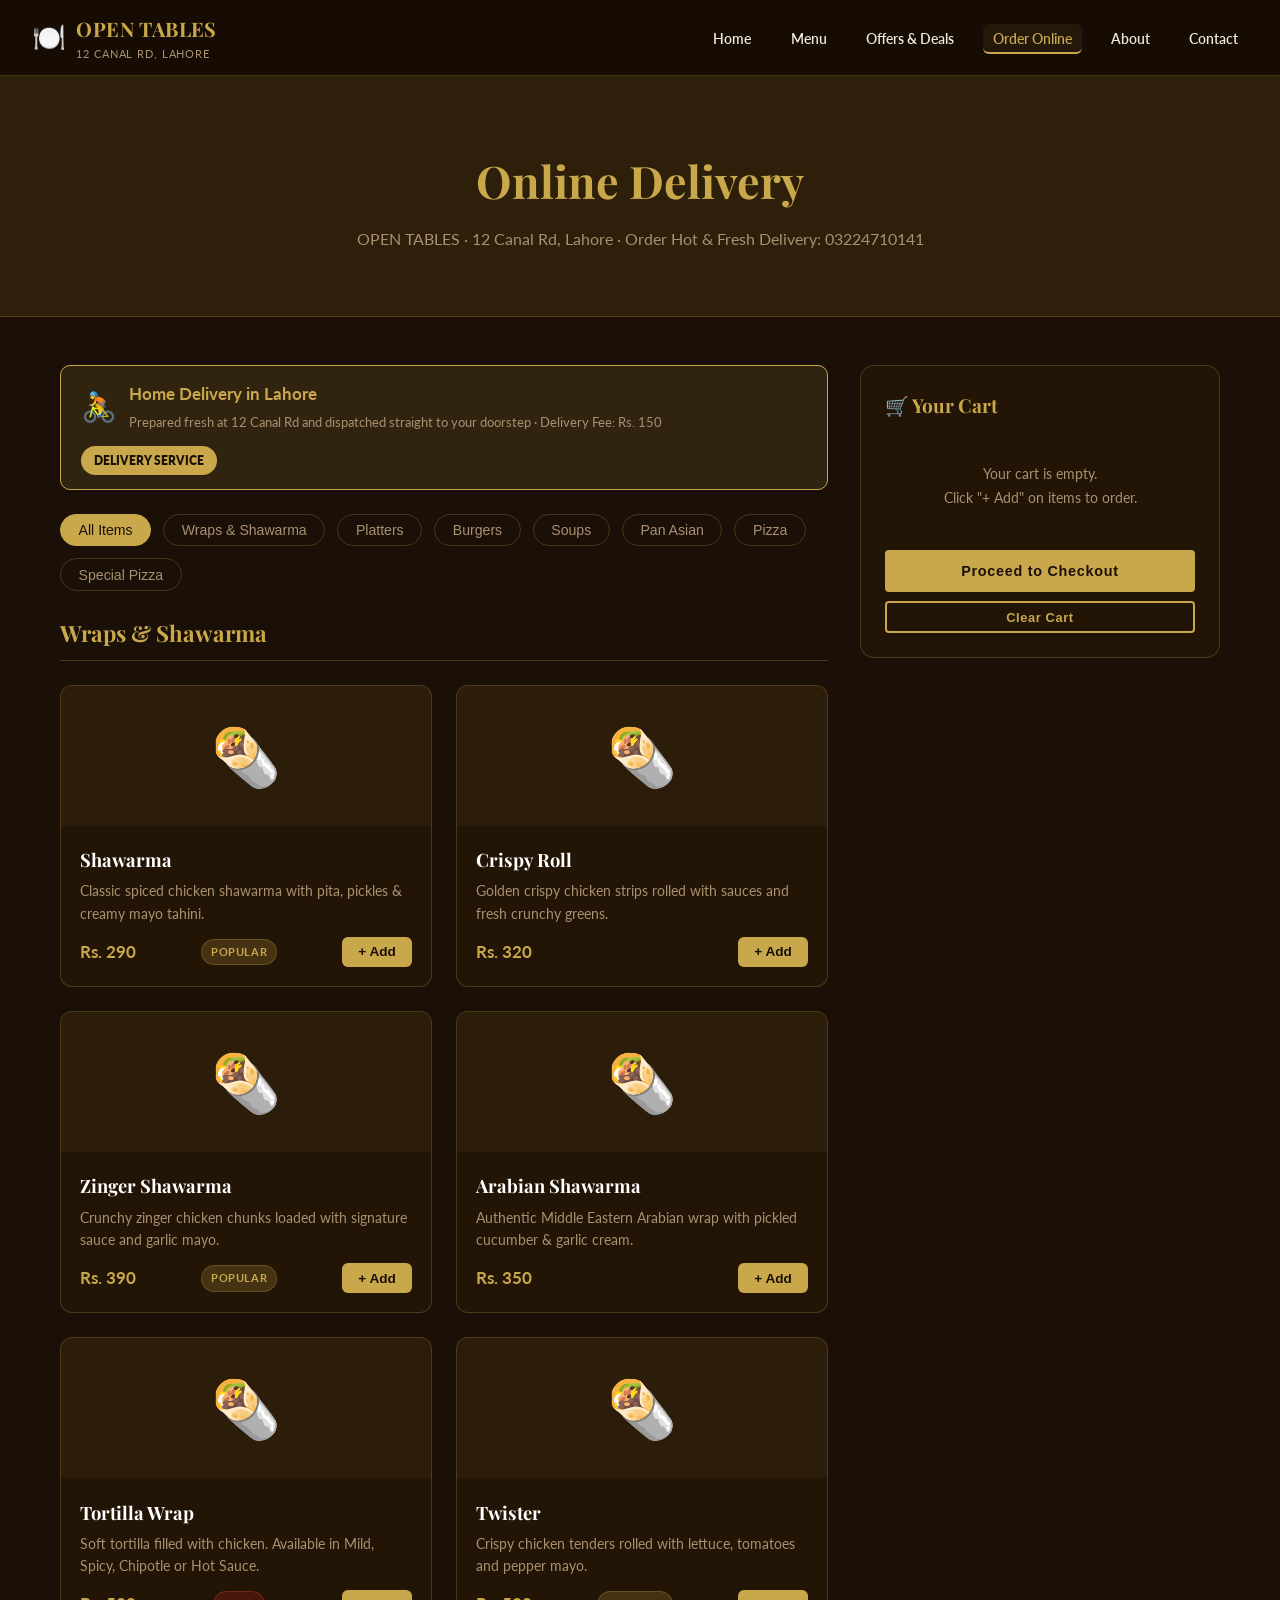
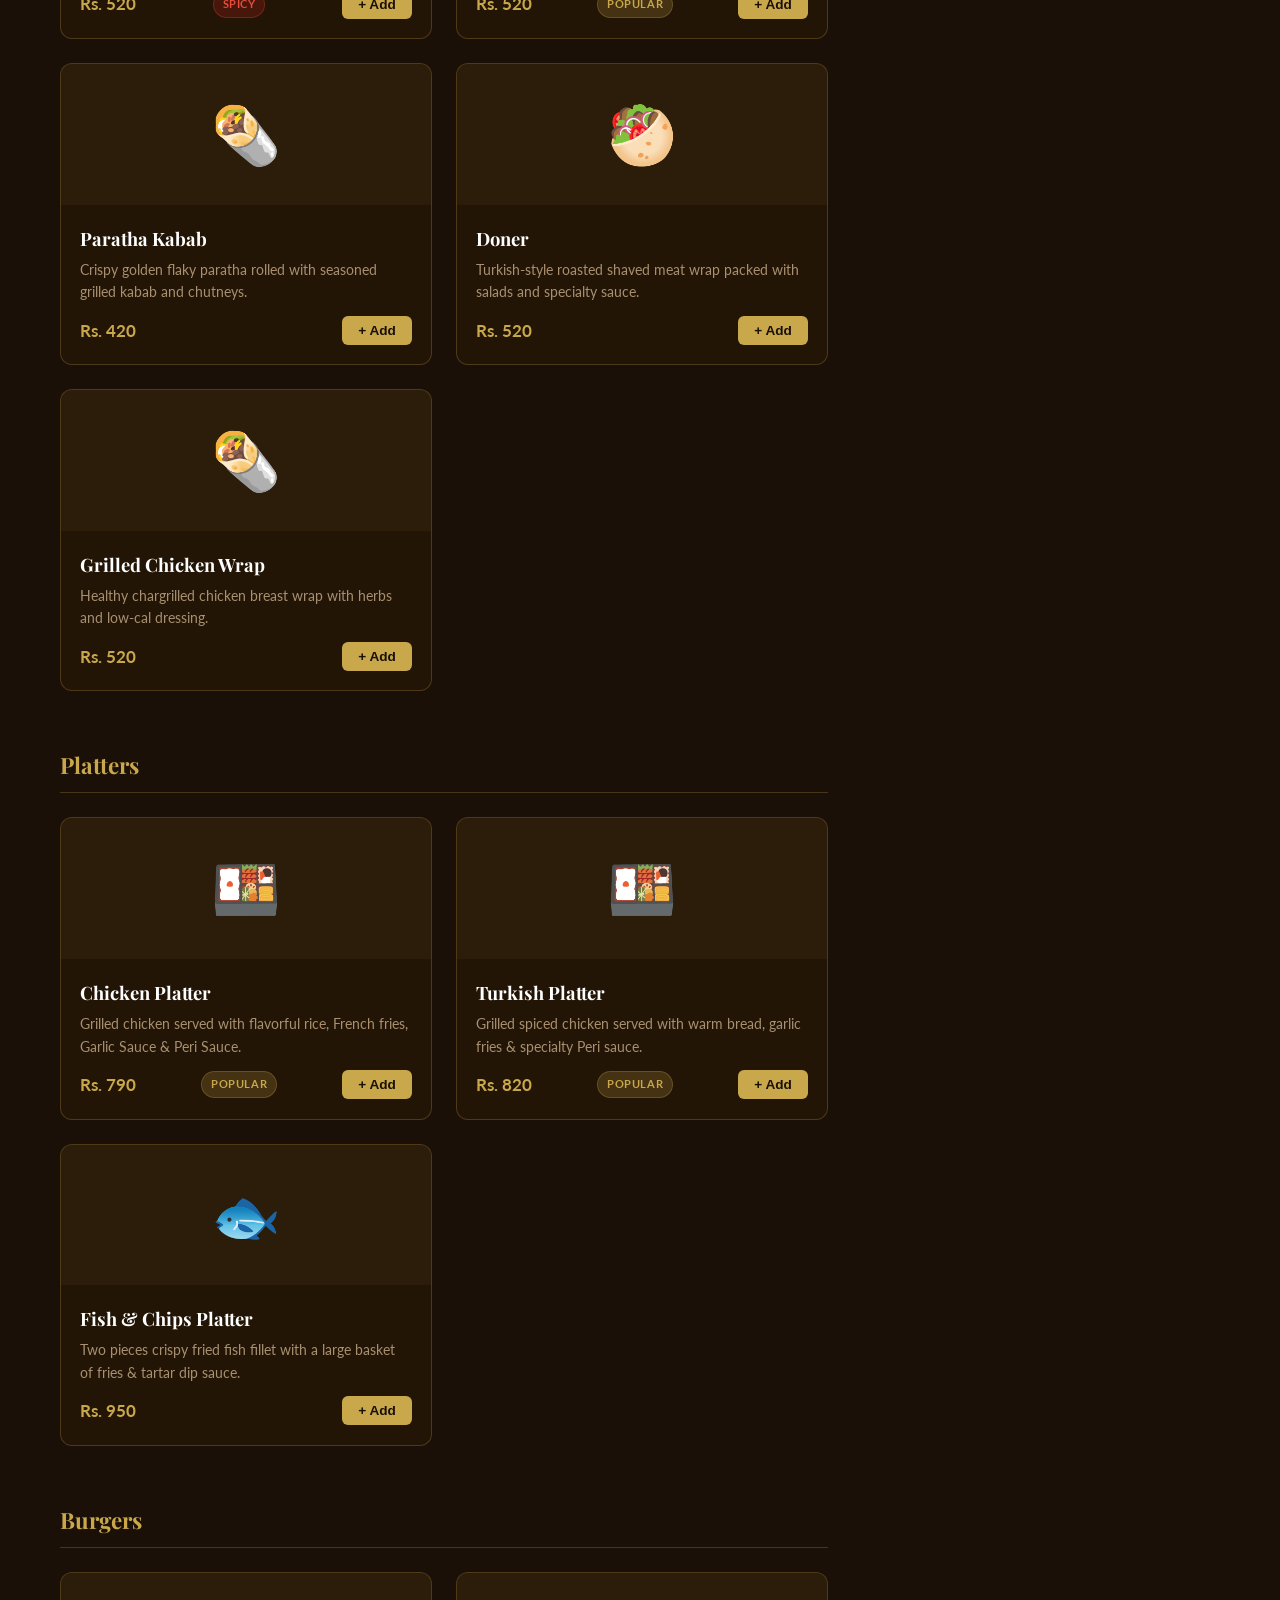
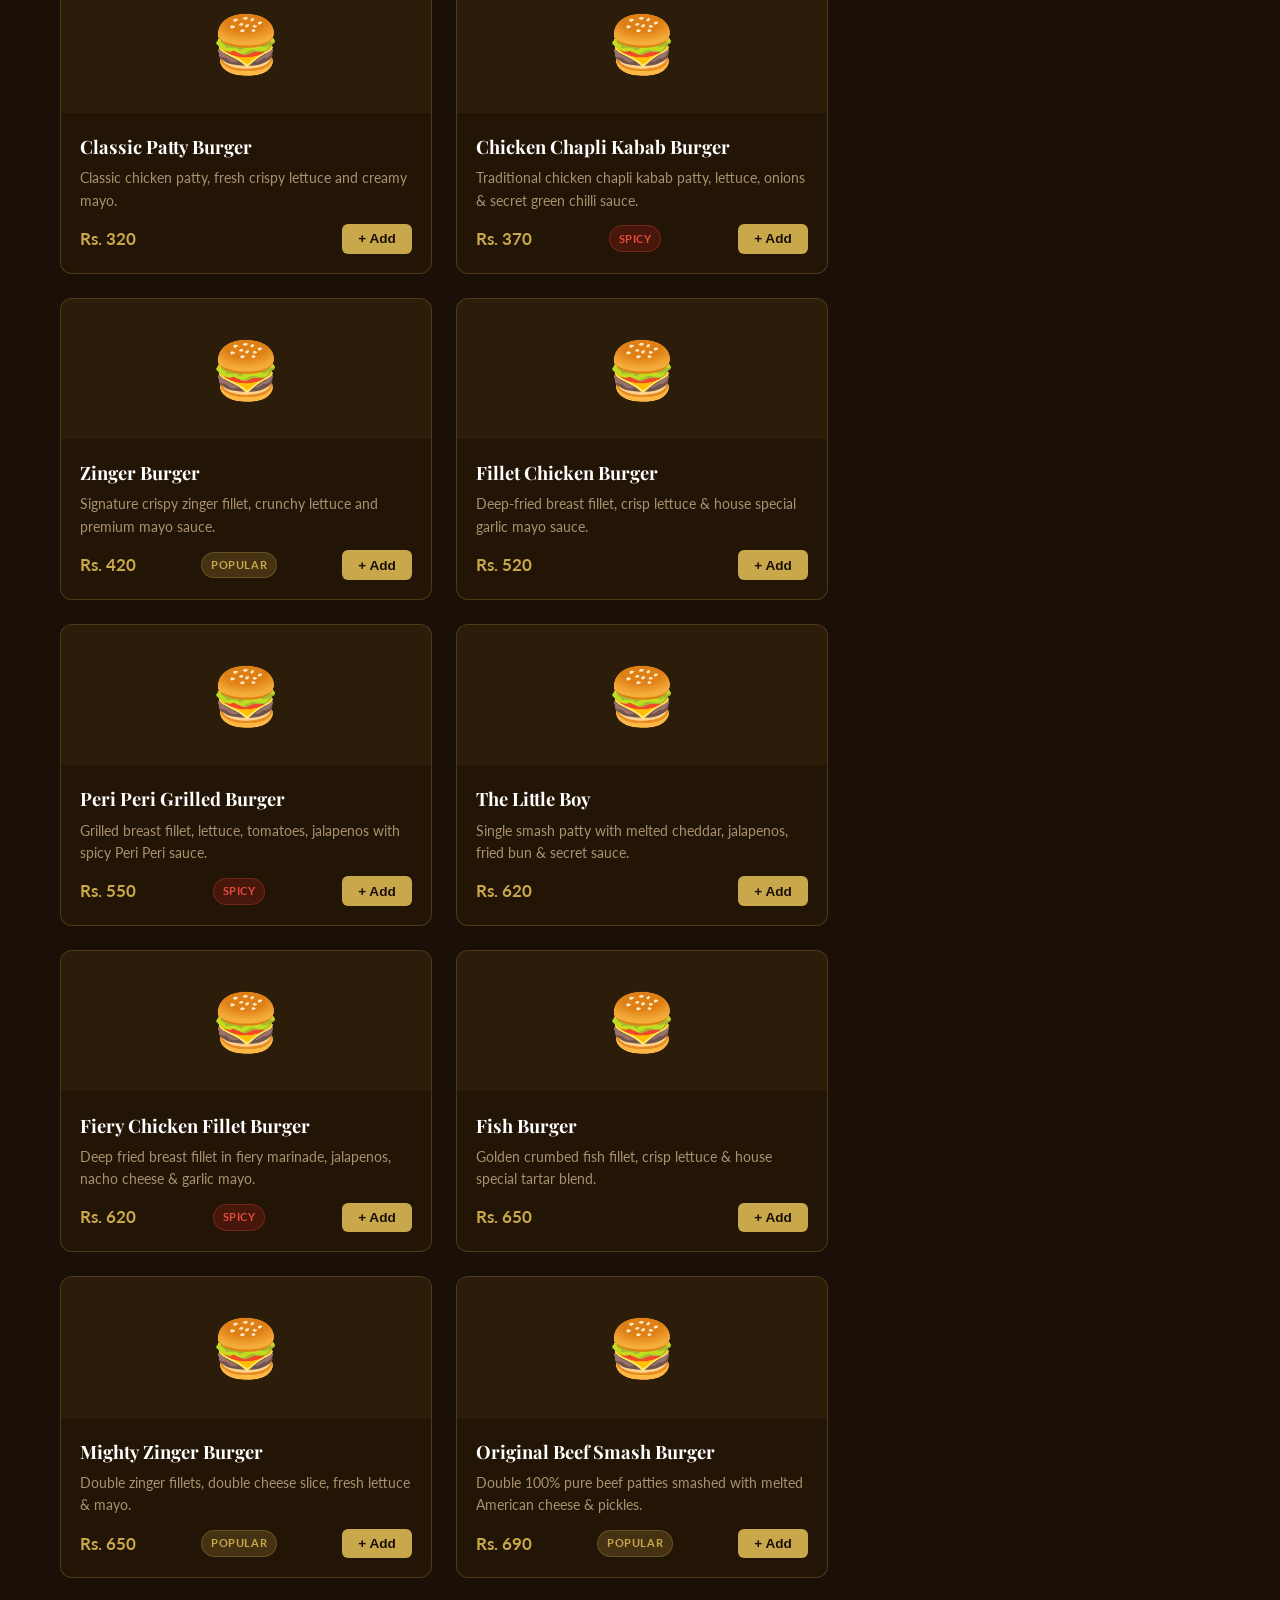
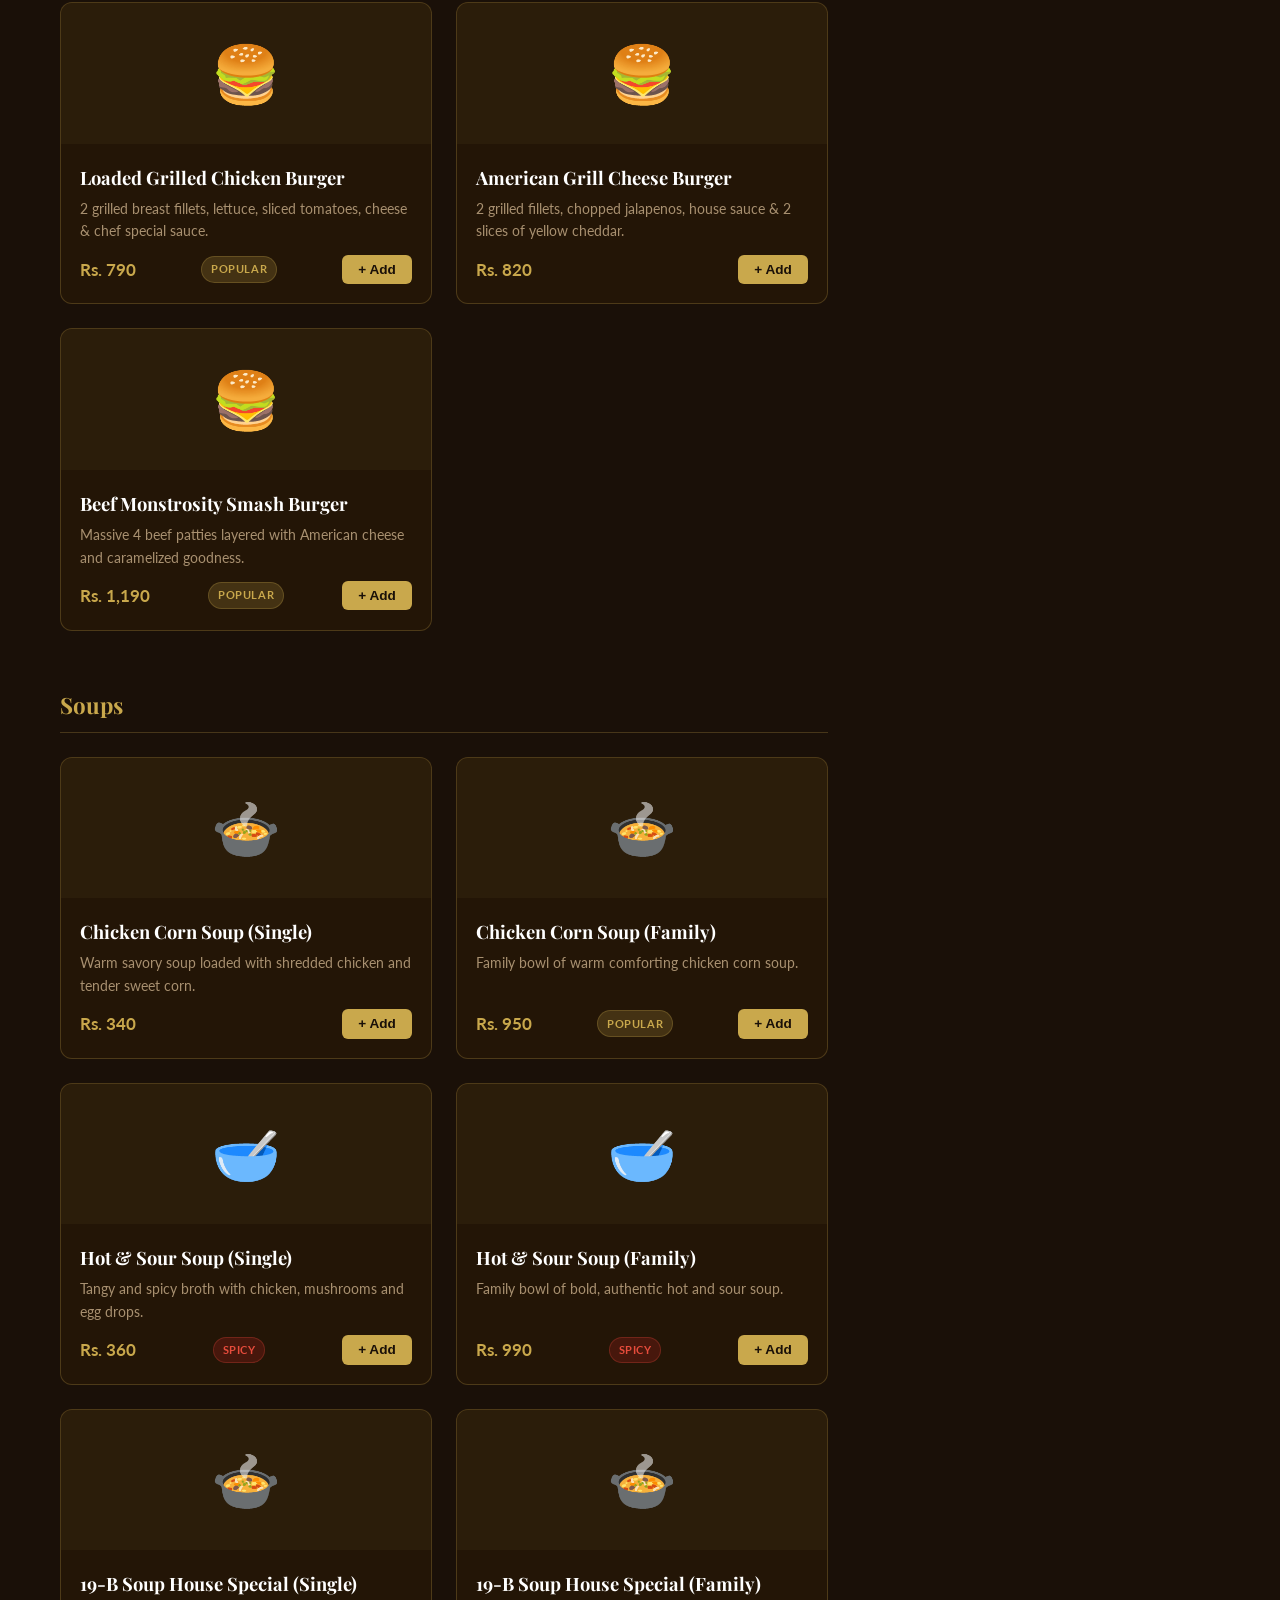
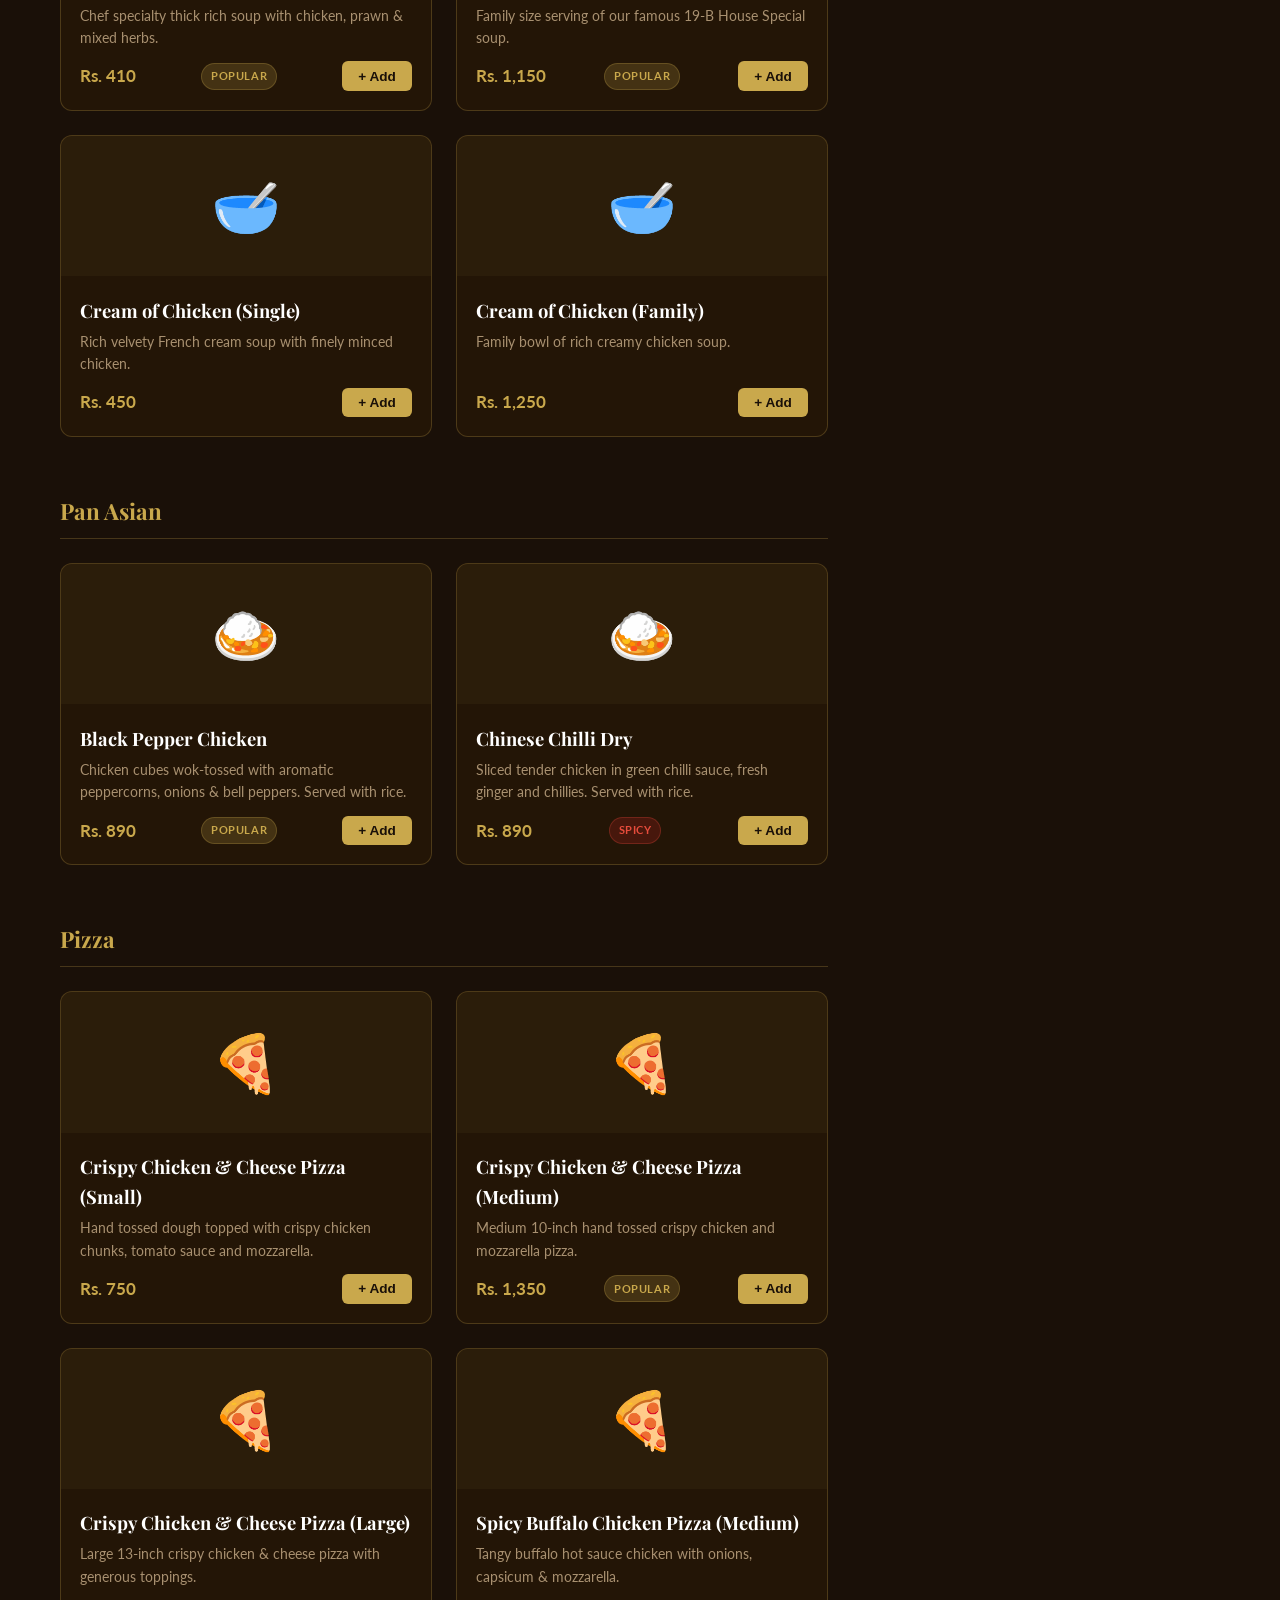
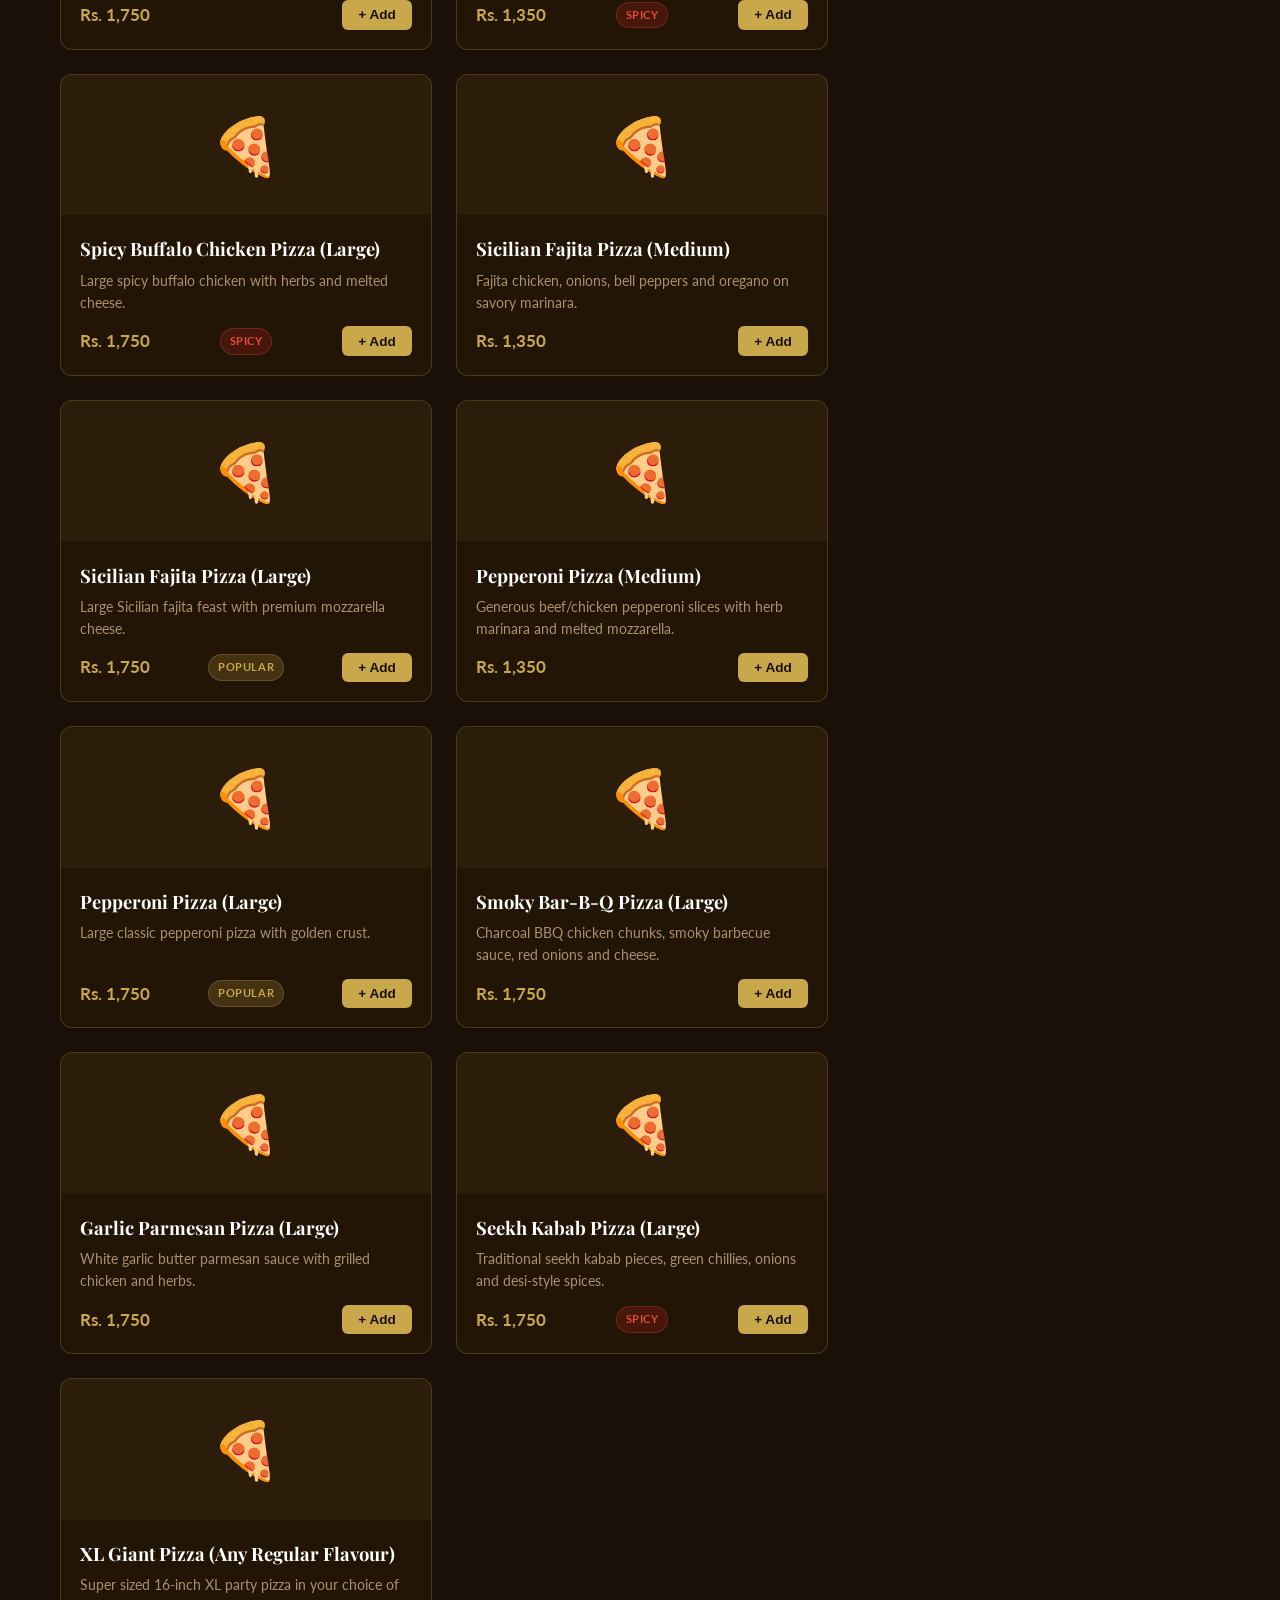
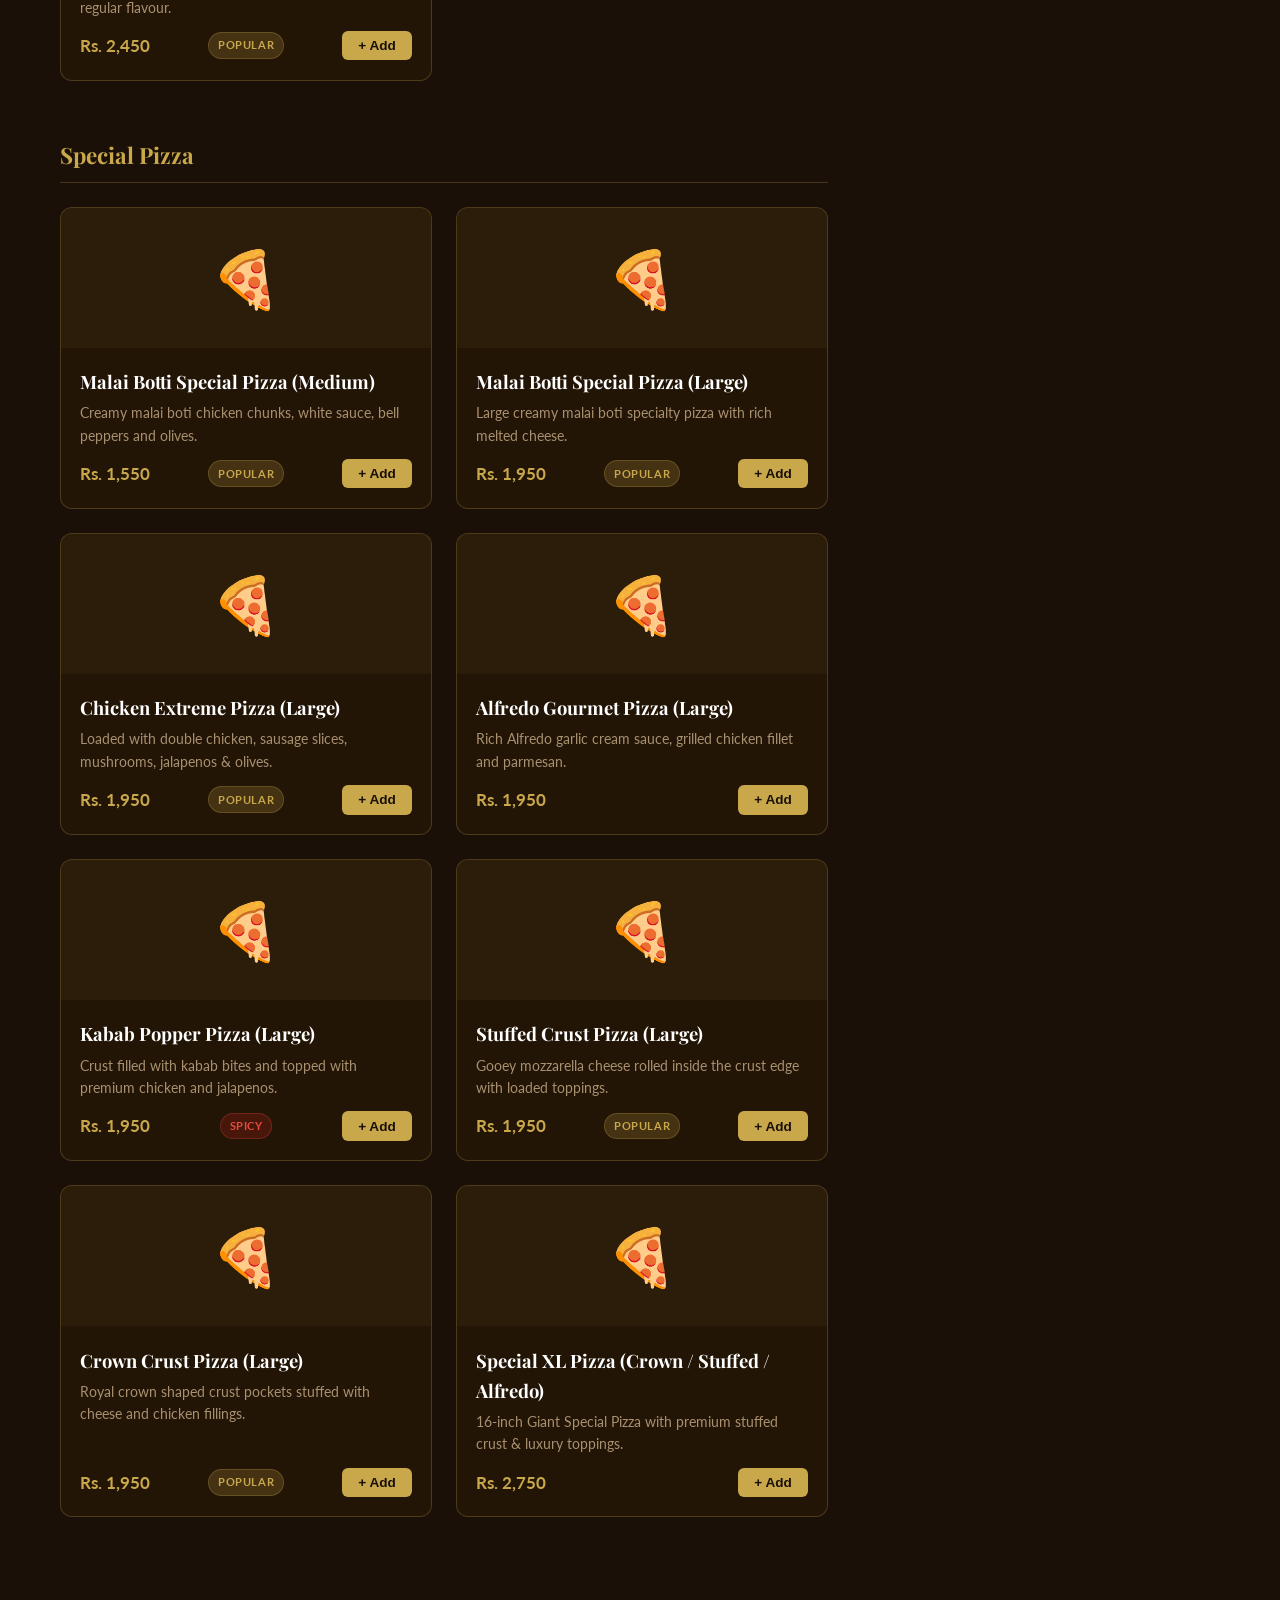
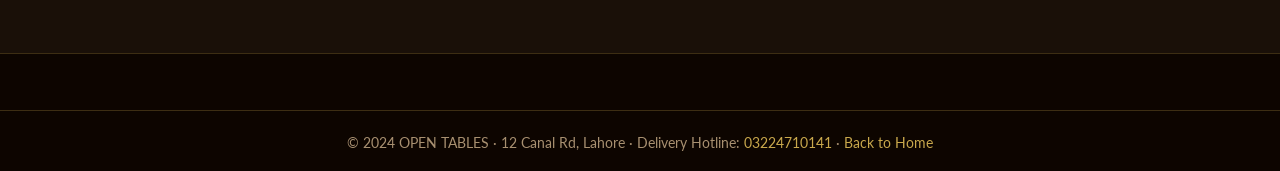
<file: order.html>
<!DOCTYPE html>
<html lang="en">
<head>
  <meta charset="UTF-8" />
  <meta name="viewport" content="width=device-width, initial-scale=1.0" />
  <title>Order Online – OPEN TABLES Lahore</title>
  <link rel="stylesheet" href="css/style.css" />
  <link href="https://fonts.googleapis.com/css2?family=Playfair+Display:wght@400;700&family=Lato:wght@300;400;700&display=swap" rel="stylesheet" />
</head>
<body>

<nav class="navbar" id="navbar">
  <div class="nav-brand">
    <span class="brand-logo">🍽️</span>
    <div>
      <span class="brand-name">OPEN TABLES</span>
      <span class="brand-tagline">12 Canal Rd, Lahore</span>
    </div>
  </div>
  <ul class="nav-links" id="navLinks">
    <li><a href="index.html">Home</a></li>
    <li><a href="menu.html">Menu</a></li>
    <li><a href="offers.html">Offers & Deals</a></li>
    <li><a href="order.html" class="active">Order Online</a></li>
    <li><a href="index.html#about">About</a></li>
    <li><a href="index.html#contact">Contact</a></li>
  </ul>
</nav>

<section class="page-hero">
  <h1>Online Delivery</h1>
  <p>OPEN TABLES · 12 Canal Rd, Lahore · Order Hot & Fresh Delivery: 03224710141</p>
</section>

<section style="padding:3rem 0 5rem;">
  <div class="container">
    <div class="order-layout">

      <!-- Menu Items -->
      <div class="order-menu">

        <!-- Delivery Status Banner -->
        <div style="background: rgba(201,168,76,0.12); border: 1px solid var(--gold); border-radius: 10px; padding: .85rem 1.25rem; margin-bottom: 1.5rem; display: flex; align-items: center; justify-content: space-between; flex-wrap: wrap; gap: .75rem;">
          <div style="display: flex; align-items: center; gap: .75rem;">
            <span style="font-size: 1.8rem;">🚴</span>
            <div>
              <strong style="color: var(--gold); display: block; font-size: 1.05rem;">Home Delivery in Lahore</strong>
              <span style="color: var(--text-muted); font-size: .84rem;">Prepared fresh at 12 Canal Rd and dispatched straight to your doorstep · Delivery Fee: Rs. 150</span>
            </div>
          </div>
          <span style="background: var(--gold); color: #1a0f04; font-weight: 800; font-size: .75rem; padding: .3rem .8rem; border-radius: 20px; text-transform: uppercase;">Delivery Service</span>
        </div>

        <!-- Filter -->
        <div class="menu-filters" id="orderFilters" style="justify-content:flex-start;margin-bottom:1.5rem;"></div>

        <div id="orderMenuContent"></div>
      </div>

      <!-- Cart Panel -->
      <div class="cart-panel" id="cartSection">
        <h3>🛒 Your Cart</h3>
        <div class="cart-items" id="cartItems">
          <div class="cart-empty">Your cart is empty.<br/>Click "+ Add" on items to order.</div>
        </div>

        <div class="cart-summary" id="cartSummary" style="display:none">
          <div class="cart-summary-row"><span>Subtotal</span><span id="summarySubtotal">Rs. 0</span></div>
          <div class="cart-summary-row" id="discountRow" style="display:none;color:#27ae60"><span>Deal Discount</span><span id="summaryDiscount">-Rs. 0</span></div>
          <div class="cart-summary-row" id="deliveryRow"><span>Delivery Fee (Lahore)</span><span>Rs. 150</span></div>
          <div class="cart-summary-row total"><span>Total Payable</span><span id="summaryTotal">Rs. 0</span></div>
        </div>

        <!-- Coupon / Deal -->
        <div id="couponSection" style="display:none;margin-top:.75rem;">
          <div class="order-coupon">
            <input type="text" id="couponInput" placeholder="Deal Code (e.g. DEAL2, BOX1)" />
            <button class="btn btn-outline btn-sm" onclick="applyCoupon()">Apply</button>
          </div>
          <div id="couponMsg" style="font-size:.82rem;"></div>
        </div>

        <!-- Delivery Customer Form -->
        <div id="orderFormSection" style="display:none;margin-top:1rem;">
          <h4 style="color:var(--gold);margin-bottom:.75rem;font-size:.95rem;">Delivery Address & Contact</h4>
          <div class="order-form-fields active">
            <label>Full Name *</label>
            <input type="text" id="custName" placeholder="e.g. Usman Ali" required />
            <label>Phone Number *</label>
            <input type="tel" id="custPhone" placeholder="03XX-XXXXXXX" required />
            <label>Complete Delivery Address in Lahore *</label>
            <textarea id="custAddress" rows="3" placeholder="House / Flat #, Street #, Sector / Block, Housing Scheme, Lahore" required></textarea>
            <label>Special Instructions / Notes</label>
            <textarea id="custNote" rows="2" placeholder="e.g. Extra ketchup, mild spice, ring the bell"></textarea>
            <label>Payment Method</label>
            <select id="custPayment">
              <option>Cash on Delivery (COD)</option>
              <option>JazzCash / EasyPaisa</option>
              <option>Online Bank Transfer</option>
            </select>
          </div>
          <button class="btn btn-primary" style="width:100%;margin-top:.5rem" onclick="placeOrder()">Confirm & Place Delivery Order 🚴</button>
        </div>

        <div class="cart-actions" id="cartActionsDefault">
          <button class="btn btn-primary" onclick="proceedToCheckout()">Proceed to Checkout</button>
          <button class="btn btn-outline btn-sm" onclick="clearCart()">Clear Cart</button>
        </div>

        <!-- Order Success -->
        <div class="order-success" id="orderSuccess">
          <div style="font-size:2.5rem;">🎉</div>
          <h3>Delivery Order Placed!</h3>
          <p id="orderConfirmMsg">Your order is received! Our kitchen team at OPEN TABLES (12 Canal Rd) is preparing your meal.</p>
          <p id="orderIdDisplay" style="color:var(--gold);font-weight:700;margin-top:.75rem;"></p>
          <p style="font-size:0.85rem;color:var(--text-muted);margin-top:0.5rem;">Kitchen Dispatch Helpline: <strong>03224710141</strong></p>
          <a href="menu.html" class="btn btn-outline" style="margin-top:1rem">Order More</a>
        </div>
      </div>

    </div>
  </div>
</section>

<!-- Bottom-Right Floating Cart Button -->
<button class="cart-float" id="cartFloatBtn" onclick="document.getElementById('cartSection').scrollIntoView({behavior:'smooth'})">
  🛒 <span class="cart-float-text">Cart</span> <span class="cart-float-count cart-count-badge">0</span> <span class="cart-float-total">Rs. 0</span>
</button>

<footer class="footer">
  <div class="footer-bottom">
    <p>© 2024 OPEN TABLES · 12 Canal Rd, Lahore · Delivery Hotline: <a href="tel:03224710141">03224710141</a> · <a href="index.html">Back to Home</a></p>
  </div>
</footer>

<script src="js/data.js"></script>
<script src="js/app.js"></script>
<script>
const orderType = 'Delivery'; // Delivery only as requested
let appliedOffer = null;

function renderOrderMenu() {
  const products = getProducts().filter(p => p.available);
  const categories = getCategories();
  const presentCats = categories.filter(c => products.some(p => p.category === c));

  const filtersEl = document.getElementById('orderFilters');
  const allCats = ['All Items', ...presentCats];
  let activeCat = 'All Items';
  filtersEl.innerHTML = allCats.map(c =>
    `<button class="filter-btn${c === 'All Items' ? ' active' : ''}" data-cat="${c}">${c}</button>`
  ).join('');
  filtersEl.querySelectorAll('.filter-btn').forEach(btn => {
    btn.addEventListener('click', () => {
      filtersEl.querySelectorAll('.filter-btn').forEach(b => b.classList.remove('active'));
      btn.classList.add('active');
      activeCat = btn.dataset.cat;
      buildMenuItems();
    });
  });

  function buildMenuItems() {
    const shownCats = activeCat === 'All Items' ? presentCats : [activeCat];
    document.getElementById('orderMenuContent').innerHTML = shownCats.map(cat => {
      const items = products.filter(p => p.category === cat);
      if (!items.length) return '';
      return `<div class="category-section">
        <h3 class="category-title">${cat}</h3>
        <div class="dishes-grid">
          ${items.map(p => dishCard(p)).join('')}
        </div>
      </div>`;
    }).join('');

    document.getElementById('orderMenuContent').querySelectorAll('.dish-add-btn').forEach(btn => {
      btn.addEventListener('click', () => { addToCart(+btn.dataset.id); renderCart(); });
    });
  }
  buildMenuItems();
}

function renderCart() {
  const cartEl = document.getElementById('cartItems');
  const summaryEl = document.getElementById('cartSummary');
  const couponEl = document.getElementById('couponSection');
  const formEl = document.getElementById('orderFormSection');
  const actionsEl = document.getElementById('cartActionsDefault');

  if (cart.length === 0) {
    cartEl.innerHTML = '<div class="cart-empty">Your cart is empty.<br/>Click "+ Add" on items to order.</div>';
    summaryEl.style.display = 'none';
    couponEl.style.display = 'none';
    actionsEl.style.display = 'flex';
    formEl.style.display = 'none';
    updateCartBadge();
    return;
  }

  cartEl.innerHTML = cart.map(item => `
    <div class="cart-item">
      <span class="cart-item-name">${item.name}</span>
      <div class="cart-qty-controls">
        <button class="cart-qty-btn" onclick="updateCartItem(${item.id},-1);renderCart()">−</button>
        <span class="cart-qty">${item.qty}</span>
        <button class="cart-qty-btn" onclick="updateCartItem(${item.id},1);renderCart()">+</button>
      </div>
      <span class="cart-item-price">Rs. ${(item.price * item.qty).toLocaleString()}</span>
      <button class="cart-remove" onclick="removeFromCart(${item.id});renderCart()">✕</button>
    </div>
  `).join('');

  const subtotal = getCartTotal();
  let discount = 0;
  if (appliedOffer) {
    if (appliedOffer.discount && appliedOffer.discount.includes('%')) {
      const pct = parseInt(appliedOffer.discount);
      discount = Math.round(subtotal * pct / 100);
    } else {
      discount = Math.round(subtotal * 0.10);
    }
  }
  const deliveryFee = 150; // Standard delivery fee in Lahore
  const total = Math.max(0, subtotal - discount + deliveryFee);

  document.getElementById('summarySubtotal').textContent = `Rs. ${subtotal.toLocaleString()}`;
  document.getElementById('summaryTotal').textContent = `Rs. ${total.toLocaleString()}`;
  document.getElementById('discountRow').style.display = discount > 0 ? 'flex' : 'none';
  document.getElementById('summaryDiscount').textContent = `-Rs. ${discount.toLocaleString()}`;
  document.getElementById('deliveryRow').style.display = 'flex';
  summaryEl.style.display = 'block';
  couponEl.style.display = 'block';
  updateCartBadge();
}

function applyCoupon() {
  const code = document.getElementById('couponInput').value.trim().toUpperCase();
  const offers = getOffers();
  const offer = offers.find(o => o.code === code && o.active);
  const msgEl = document.getElementById('couponMsg');
  if (!offer) {
    msgEl.textContent = '❌ Invalid or expired deal code.';
    msgEl.style.color = '#e74c3c';
    appliedOffer = null;
  } else if (getCartTotal() < (offer.minOrder || 0)) {
    msgEl.textContent = `❌ Minimum order of Rs. ${offer.minOrder.toLocaleString()} required.`;
    msgEl.style.color = '#e74c3c';
    appliedOffer = null;
  } else {
    appliedOffer = offer;
    msgEl.textContent = `✅ Deal applied: ${offer.title} (${offer.discount})!`;
    msgEl.style.color = '#27ae60';
  }
  renderCart();
}

function proceedToCheckout() {
  if (cart.length === 0) { showToast('Please add items to your cart first!', true); return; }
  document.getElementById('cartActionsDefault').style.display = 'none';
  document.getElementById('orderFormSection').style.display = 'block';
  document.getElementById('orderFormSection').scrollIntoView({ behavior: 'smooth', block: 'start' });
}

function clearCart() {
  cart = [];
  appliedOffer = null;
  saveCart();
  renderCart();
  updateCartBadge();
  showToast('Cart cleared');
}

function placeOrder() {
  const name = document.getElementById('custName').value.trim();
  const phone = document.getElementById('custPhone').value.trim();
  const address = document.getElementById('custAddress').value.trim();
  if (!name || !phone) { showToast('Please enter your name and phone number.', true); return; }
  if (!address) { showToast('Please enter your complete delivery address in Lahore.', true); return; }

  const subtotal = getCartTotal();
  const discount = appliedOffer ? (appliedOffer.discount && appliedOffer.discount.includes('%') ? Math.round(subtotal * parseInt(appliedOffer.discount) / 100) : Math.round(subtotal * 0.10)) : 0;
  const deliveryFee = 150;
  const total = subtotal - discount + deliveryFee;

  const orderId = 'OT-DEL-' + Date.now().toString().slice(-6);
  const orders = getOrders();
  orders.unshift({
    id: orderId,
    customer: name,
    phone,
    address,
    type: 'Delivery',
    items: cart.map(i => ({ name: i.name, qty: i.qty, price: i.price })),
    total,
    status: 'pending',
    time: new Date().toLocaleString('en-PK', { hour12: false }),
    note: document.getElementById('custNote')?.value || '',
    coupon: appliedOffer?.code || ''
  });
  saveOrders(orders);

  cart = [];
  appliedOffer = null;
  saveCart();
  updateCartBadge();

  document.getElementById('cartItems').innerHTML = '';
  document.getElementById('cartSummary').style.display = 'none';
  document.getElementById('couponSection').style.display = 'none';
  document.getElementById('cartActionsDefault').style.display = 'none';
  document.getElementById('orderFormSection').style.display = 'none';
  const successEl = document.getElementById('orderSuccess');
  successEl.style.display = 'block';
  document.getElementById('orderIdDisplay').textContent = `Order Reference: ${orderId}`;
  document.getElementById('orderConfirmMsg').textContent =
    `Thank you, ${name}! Your delivery order has been received at OPEN TABLES (12 Canal Rd). We'll dispatch to ${address} and call you at ${phone}.`;
}

document.addEventListener('DOMContentLoaded', () => {
  renderOrderMenu();
  renderCart();
});
</script>
</body>
</html>
</file>
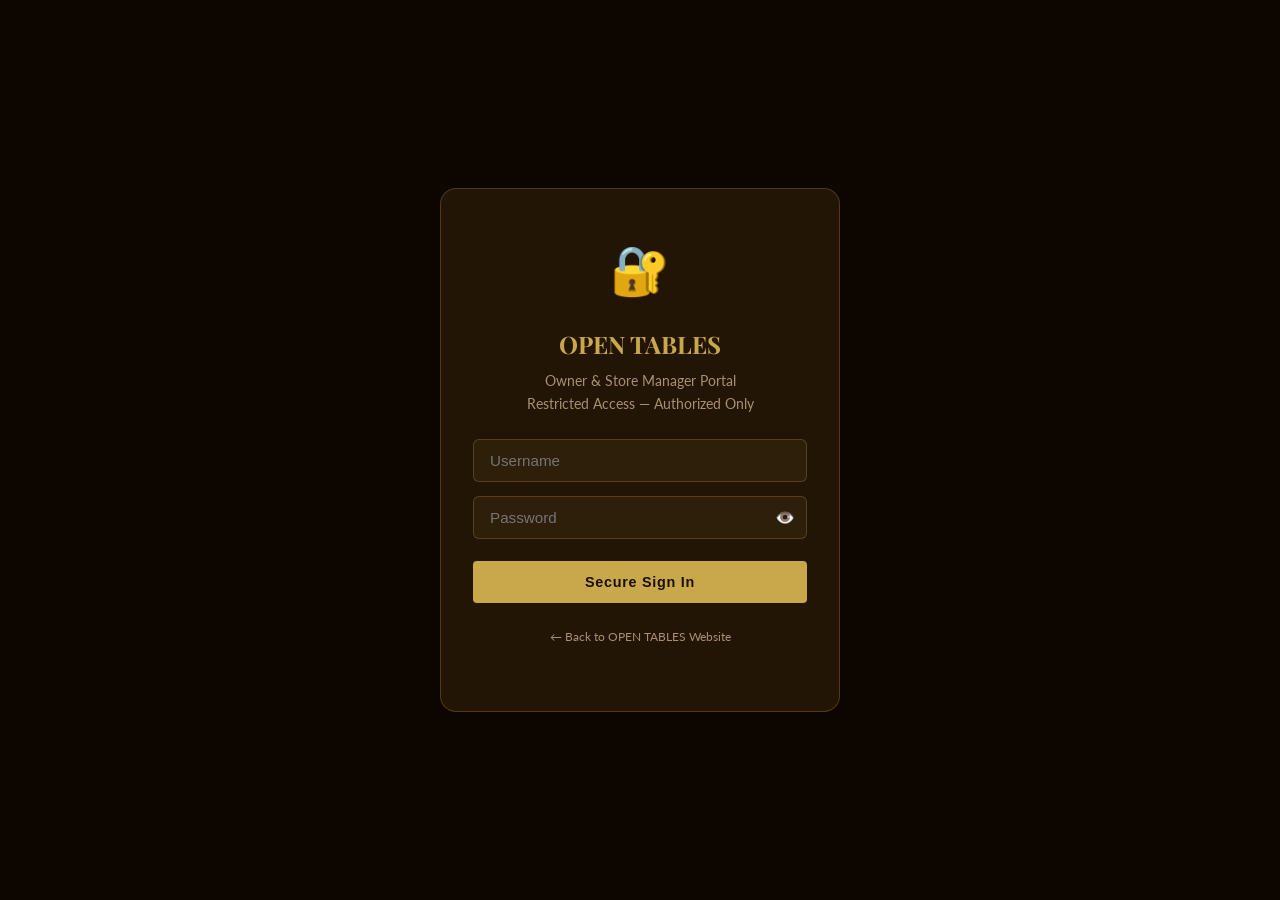
<file: admin/dashboard.html>
<!DOCTYPE html>
<html lang="en">
<head>
  <meta charset="UTF-8" />
  <meta name="viewport" content="width=device-width, initial-scale=1.0" />
  <title>Owner Portal – OPEN TABLES</title>
  <link rel="stylesheet" href="../css/style.css" />
  <link href="https://fonts.googleapis.com/css2?family=Playfair+Display:wght@400;700&family=Lato:wght@300;400;700&display=swap" rel="stylesheet" />
</head>
<body>

<!-- AUTH GUARD -->
<script>
  if (sessionStorage.getItem('opentables_admin_auth') !== 'true') {
    window.location.replace('index.html');
  }
</script>

<div class="admin-wrap">

  <!-- ===== SIDEBAR ===== -->
  <aside class="admin-sidebar">
    <div class="admin-sidebar-logo">
      <div style="font-size:2rem;">🍽️</div>
      <h2>OPEN TABLES</h2>
      <p>Store Owner Portal</p>
    </div>

    <div class="admin-nav-item active" onclick="showSection('dashboard',this)">
      <span class="nav-icon">📊</span> Dashboard
    </div>
    <div class="admin-nav-item" onclick="showSection('products',this)">
      <span class="nav-icon">🍔</span> Manage Menu
    </div>
    <div class="admin-nav-item" onclick="showSection('offers',this)">
      <span class="nav-icon">🎉</span> Deals & Offers
    </div>
    <div class="admin-nav-item" onclick="showSection('orders',this)">
      <span class="nav-icon">🚴</span> Delivery Orders
      <span class="notification-dot" id="pendingBadge" style="display:none">0</span>
    </div>
    <div class="admin-nav-item" onclick="showSection('settings',this)" style="margin-top:auto;">
      <span class="nav-icon">⚙️</span> Settings & Password
    </div>
    <div class="admin-nav-item" onclick="adminLogout()" style="color:#e74c3c;">
      <span class="nav-icon">🚪</span> Logout
    </div>
  </aside>

  <!-- ===== MAIN CONTENT ===== -->
  <main class="admin-content">

    <!-- ─── DASHBOARD ─── -->
    <section class="admin-section active" id="sec-dashboard">
      <div class="admin-header">
        <h1>📊 OPEN TABLES Overview</h1>
        <span style="color:var(--text-muted);font-size:.85rem;" id="lastUpdated"></span>
      </div>

      <div class="admin-stats" id="dashStats"></div>

      <div style="display:grid;grid-template-columns:1fr 1fr;gap:1.5rem;margin-top:1.5rem;" class="dash-split">
        <!-- Recent Orders -->
        <div style="background:var(--card-bg);border:1px solid var(--border);border-radius:12px;padding:1.25rem;">
          <h3 style="color:var(--gold);margin-bottom:1rem;font-size:1rem;">🚴 Recent Delivery Orders</h3>
          <div id="recentOrdersList"></div>
          <button class="btn btn-outline btn-sm" style="margin-top:.75rem" onclick="showSection('orders',document.querySelector('[onclick*=orders]'))">View All Orders</button>
        </div>
        <!-- Low Stock / Unavailable -->
        <div style="background:var(--card-bg);border:1px solid var(--border);border-radius:12px;padding:1.25rem;">
          <h3 style="color:var(--gold);margin-bottom:1rem;font-size:1rem;">⚠️ Out-of-Stock / Hidden Items</h3>
          <div id="unavailableList"></div>
          <button class="btn btn-outline btn-sm" style="margin-top:.75rem" onclick="showSection('products',document.querySelector('[onclick*=products]'))">Manage Menu Items</button>
        </div>
      </div>
    </section>

    <!-- ─── PRODUCTS ─── -->
    <section class="admin-section" id="sec-products">
      <div class="admin-header">
        <h1>🍔 Manage Menu (Add, Edit, Delete, Photos)</h1>
        <div style="display:flex;gap:.5rem;flex-wrap:wrap;">
          <button class="btn btn-outline btn-sm" onclick="openCategoryModal()">📁 + New Category</button>
          <button class="btn btn-primary btn-sm" onclick="openProductModal()">+ Add New Item</button>
        </div>
      </div>

      <!-- Category filter -->
      <div class="menu-filters" id="productCatFilter" style="justify-content:flex-start;margin-bottom:1.25rem;"></div>

      <div class="admin-table-wrap">
        <table class="admin-table">
          <thead>
            <tr>
              <th>Photo / Icon</th>
              <th>Item Name</th>
              <th>Category</th>
              <th>Price (Rs.)</th>
              <th>Badge</th>
              <th>Available</th>
              <th>Actions</th>
            </tr>
          </thead>
          <tbody id="productsTableBody"></tbody>
        </table>
      </div>
    </section>

    <!-- ─── OFFERS ─── -->
    <section class="admin-section" id="sec-offers">
      <div class="admin-header">
        <h1>🎉 Manage Customer Offers & Deals</h1>
        <button class="btn btn-primary btn-sm" onclick="openOfferModal()">+ Create New Deal</button>
      </div>
      <div class="admin-table-wrap">
        <table class="admin-table">
          <thead>
            <tr>
              <th>Deal Title</th>
              <th>Discount / Value</th>
              <th>Promo Code</th>
              <th>Min. Order</th>
              <th>Valid Until</th>
              <th>Active</th>
              <th>Actions</th>
            </tr>
          </thead>
          <tbody id="offersTableBody"></tbody>
        </table>
      </div>
    </section>

    <!-- ─── ORDERS ─── -->
    <section class="admin-section" id="sec-orders">
      <div class="admin-header">
        <h1>🚴 Delivery Orders</h1>
        <div style="display:flex;gap:.5rem;flex-wrap:wrap;">
          <select id="orderStatusFilter" class="filter-btn" style="background:var(--dark2);color:var(--text);padding:.45rem .85rem;border:1px solid var(--border);border-radius:20px;cursor:pointer;font-size:.88rem;" onchange="renderOrdersTable()">
            <option value="all">All Delivery Orders</option>
            <option value="pending">Pending</option>
            <option value="preparing">Preparing</option>
            <option value="ready">Out for Delivery</option>
            <option value="delivered">Delivered</option>
            <option value="cancelled">Cancelled</option>
          </select>
        </div>
      </div>
      <div class="admin-table-wrap">
        <table class="admin-table">
          <thead>
            <tr>
              <th>Order ID</th>
              <th>Customer</th>
              <th>Delivery Address</th>
              <th>Items</th>
              <th>Total</th>
              <th>Status</th>
              <th>Time</th>
              <th>Actions</th>
            </tr>
          </thead>
          <tbody id="ordersTableBody"></tbody>
        </table>
      </div>
    </section>

    <!-- ─── SETTINGS ─── -->
    <section class="admin-section" id="sec-settings">
      <div class="admin-header">
        <h1>⚙️ Owner Settings & Security</h1>
      </div>
      <div style="max-width:560px;">
        <div style="background:var(--card-bg);border:1px solid var(--border);border-radius:12px;padding:1.5rem;margin-bottom:1.25rem;">
          <h3 style="color:var(--gold);margin-bottom:1rem;">🔑 Change Owner Portal Password</h3>
          <label style="font-size:.82rem;color:var(--text-muted)">Current Password</label>
          <input type="password" id="curPw" placeholder="Enter current password" style="width:100%;margin-bottom:.75rem;background:var(--dark2);border:1px solid var(--border);color:var(--text);padding:.65rem .85rem;border-radius:6px;font-size:.9rem;" />
          <label style="font-size:.82rem;color:var(--text-muted)">New Password</label>
          <input type="password" id="newPw" placeholder="New password (min. 6 characters)" style="width:100%;margin-bottom:.75rem;background:var(--dark2);border:1px solid var(--border);color:var(--text);padding:.65rem .85rem;border-radius:6px;font-size:.9rem;" />
          <label style="font-size:.82rem;color:var(--text-muted)">Confirm New Password</label>
          <input type="password" id="confirmPw" placeholder="Confirm new password" style="width:100%;margin-bottom:.75rem;background:var(--dark2);border:1px solid var(--border);color:var(--text);padding:.65rem .85rem;border-radius:6px;font-size:.9rem;" />
          <button class="btn btn-primary btn-sm" onclick="changePassword()">Save New Password</button>
          <div id="pwMsg" style="margin-top:.5rem;font-size:.85rem;"></div>
        </div>

        <div style="background:var(--card-bg);border:1px solid var(--border);border-radius:12px;padding:1.5rem;margin-bottom:1.25rem;">
          <h3 style="color:var(--gold);margin-bottom:1rem;">🏪 Restaurant Details</h3>
          <p style="color:var(--text-muted);font-size:.88rem;margin-bottom:0.5rem;"><strong>Name:</strong> OPEN TABLES</p>
          <p style="color:var(--text-muted);font-size:.88rem;margin-bottom:0.5rem;"><strong>Address:</strong> 12 Canal Rd, Lahore Medical Housing Society Commercial Area Phase 1, Lahore, 54000</p>
          <p style="color:var(--text-muted);font-size:.88rem;margin-bottom:0.5rem;"><strong>Phone:</strong> 03224710141</p>
          <p style="color:var(--text-muted);font-size:.88rem;"><strong>Service Mode:</strong> Home Delivery Only</p>
        </div>

        <div style="background:var(--card-bg);border:1px solid var(--border);border-radius:12px;padding:1.5rem;margin-bottom:1.25rem;">
          <h3 style="color:var(--gold);margin-bottom:1rem;">🗑️ Data Management</h3>
          <p style="color:var(--text-muted);font-size:.88rem;margin-bottom:1rem;">Clear order history or reload original menu data.</p>
          <div style="display:flex;gap:.75rem;flex-wrap:wrap;">
            <button class="btn btn-danger btn-sm" onclick="clearOrders()">Clear All Orders</button>
            <button class="btn btn-outline btn-sm" onclick="resetData()">Reload Original Menu</button>
          </div>
        </div>

        <div style="background:var(--card-bg);border:1px solid var(--border);border-radius:12px;padding:1.5rem;">
          <h3 style="color:var(--gold);margin-bottom:.75rem;">🌐 View Live Website</h3>
          <div style="display:flex;flex-direction:column;gap:.5rem;">
            <a href="../index.html" target="_blank" class="btn btn-outline btn-sm" style="text-align:left">🏠 Customer Homepage</a>
            <a href="../menu.html" target="_blank" class="btn btn-outline btn-sm" style="text-align:left">🍽️ Customer Menu</a>
            <a href="../offers.html" target="_blank" class="btn btn-outline btn-sm" style="text-align:left">🎉 Customer Offers & Deals</a>
            <a href="../order.html" target="_blank" class="btn btn-outline btn-sm" style="text-align:left">📦 Delivery Order Page</a>
          </div>
        </div>
      </div>
    </section>

  </main>
</div>

<!-- ============================================================
     MODALS
     ============================================================ -->

<!-- Category Modal -->
<div class="modal-overlay" id="categoryModal">
  <div class="modal-box" style="max-width:440px;">
    <h3>📁 Category Manager</h3>
    <p style="color:var(--text-muted);font-size:0.85rem;margin-bottom:1rem;">Create a new category to organize your menu items.</p>
    
    <label>New Category Name *</label>
    <div style="display:flex;gap:0.5rem;margin-bottom:1rem;">
      <input type="text" id="newCatName" placeholder="e.g. Shakes & Desserts, Hot Wings" style="flex:1;" />
      <button class="btn btn-primary btn-sm" onclick="createNewCategory()">+ Add</button>
    </div>

    <h4 style="color:var(--gold);font-size:0.95rem;margin-bottom:0.5rem;">Current Categories</h4>
    <div id="categoryListContainer" style="max-height:220px;overflow-y:auto;border:1px solid var(--border);border-radius:8px;padding:0.5rem;background:var(--dark2);"></div>

    <div class="modal-actions" style="margin-top:1.25rem;">
      <button class="btn btn-outline btn-sm" onclick="closeModal('categoryModal')">Close</button>
    </div>
  </div>
</div>

<!-- Product Modal with Image & Dynamic Category -->
<div class="modal-overlay" id="productModal">
  <div class="modal-box">
    <h3 id="productModalTitle">Add New Product</h3>
    <input type="hidden" id="editProductId" />
    
    <label>Item Name *</label>
    <input type="text" id="pName" placeholder="e.g. Zinger Burger" />

    <div class="form-row">
      <div>
        <label>Category *</label>
        <select id="pCategory" onchange="checkCategorySelection(this.value)">
          <!-- Populated dynamically via JS -->
        </select>
      </div>
      <div>
        <label>Price (Rs.) *</label>
        <input type="number" id="pPrice" placeholder="420" min="0" />
      </div>
    </div>

    <!-- Inline custom category input if selected "+ Add New Category..." -->
    <div id="customCategoryRow" style="display:none;margin-top:0.4rem;margin-bottom:0.6rem;">
      <label style="color:var(--gold);">Type New Category Name:</label>
      <input type="text" id="pCustomCategory" placeholder="e.g. Ice Cream, Pasta" />
    </div>

    <!-- PRODUCT PICTURE UPLOAD / URL -->
    <div style="border:1px solid var(--border);border-radius:10px;padding:0.85rem;margin-top:0.75rem;background:rgba(201,168,76,0.04);">
      <label style="margin-top:0;font-weight:700;color:var(--gold);">📸 Product Picture (Photo)</label>
      <p style="font-size:0.78rem;color:var(--text-muted);margin-bottom:0.5rem;">Upload a photo from your computer/phone OR paste an image link.</p>
      
      <div style="margin-bottom:0.5rem;">
        <label style="font-size:0.78rem;">Upload Image File:</label>
        <input type="file" id="pImageFile" accept="image/*" onchange="handleImageUpload(event)" style="padding:0.4rem;font-size:0.82rem;" />
      </div>

      <div>
        <label style="font-size:0.78rem;">Or Paste Image URL:</label>
        <input type="text" id="pImage" placeholder="https://example.com/image.jpg" oninput="updateImagePreview(this.value)" />
      </div>

      <!-- Image Preview -->
      <div id="imagePreviewWrap" style="display:none;margin-top:0.75rem;position:relative;width:100%;height:150px;border-radius:8px;overflow:hidden;border:1px solid var(--border);background:#100702;">
        <img id="imagePreviewImg" style="width:100%;height:100%;object-fit:cover;" />
        <button type="button" onclick="clearProductImage()" style="position:absolute;top:6px;right:6px;background:rgba(231,76,60,0.85);color:#fff;border:none;border-radius:4px;padding:3px 8px;font-size:0.75rem;cursor:pointer;">Remove</button>
      </div>
    </div>

    <label style="margin-top:0.75rem;">Emoji Icon (Fallback)</label>
    <input type="text" id="pEmoji" placeholder="🍔 (e.g. 🍔, 🍕, 🌯, 🍱, 🍲)" maxlength="4" />

    <label>Description</label>
    <textarea id="pDesc" rows="2" placeholder="Ingredients, taste, serving details"></textarea>

    <div class="form-row">
      <div>
        <label>Badge</label>
        <select id="pBadge">
          <option value="">None</option>
          <option value="popular">Popular</option>
          <option value="spicy">Spicy</option>
          <option value="veg">Vegetarian</option>
        </select>
      </div>
      <div>
        <label>Status</label>
        <select id="pAvailable">
          <option value="true">Available (Visible to Customers)</option>
          <option value="false">Out of Stock (Hidden)</option>
        </select>
      </div>
    </div>

    <div class="modal-actions">
      <button class="btn btn-outline btn-sm" onclick="closeModal('productModal')">Cancel</button>
      <button class="btn btn-primary btn-sm" onclick="saveProduct()">Save Product</button>
    </div>
  </div>
</div>

<!-- Offer Modal -->
<div class="modal-overlay" id="offerModal">
  <div class="modal-box">
    <h3 id="offerModalTitle">Create Deal / Offer</h3>
    <input type="hidden" id="editOfferId" />
    <label>Deal Title *</label>
    <input type="text" id="oTitle" placeholder="e.g. Deal for Two" />
    <label>Description *</label>
    <textarea id="oDesc" rows="2" placeholder="e.g. 2 Small Pizzas + Dip Sauce + 500ML Drink"></textarea>
    <div class="form-row">
      <div>
        <label>Deal Price / Discount *</label>
        <input type="text" id="oDiscount" placeholder="e.g. Rs. 1,390 or 15% OFF" />
      </div>
      <div>
        <label>Promo Code *</label>
        <input type="text" id="oCode" placeholder="e.g. DEAL2" style="text-transform:uppercase" />
      </div>
    </div>
    <div class="form-row">
      <div>
        <label>Minimum Order (Rs.)</label>
        <input type="number" id="oMinOrder" placeholder="1390" min="0" />
      </div>
      <div>
        <label>Valid Until *</label>
        <input type="date" id="oValidUntil" />
      </div>
    </div>
    <label>Active</label>
    <select id="oActive">
      <option value="true">Yes — Show to customers</option>
      <option value="false">No — Hide from customers</option>
    </select>
    <div class="modal-actions">
      <button class="btn btn-outline btn-sm" onclick="closeModal('offerModal')">Cancel</button>
      <button class="btn btn-primary btn-sm" onclick="saveOffer()">Save Deal</button>
    </div>
  </div>
</div>

<!-- Order Detail Modal -->
<div class="modal-overlay" id="orderModal">
  <div class="modal-box">
    <h3>🚴 Delivery Order Details</h3>
    <div id="orderDetailContent"></div>
    <div class="modal-actions">
      <button class="btn btn-outline btn-sm" onclick="closeModal('orderModal')">Close</button>
    </div>
  </div>
</div>

<!-- Confirm Dialog Modal -->
<div class="modal-overlay" id="confirmModal">
  <div class="modal-box" style="max-width:360px;text-align:center;">
    <div style="font-size:2.5rem;margin-bottom:.75rem;">⚠️</div>
    <h3 id="confirmTitle">Are you sure?</h3>
    <p id="confirmMsg" style="color:var(--text-muted);font-size:.9rem;margin:.5rem 0 1.25rem;"></p>
    <div class="modal-actions" style="justify-content:center;">
      <button class="btn btn-outline btn-sm" onclick="closeModal('confirmModal')">Cancel</button>
      <button class="btn btn-danger btn-sm" id="confirmOkBtn">Confirm</button>
    </div>
  </div>
</div>

<script src="../js/data.js"></script>
<script>
/* ---- AUTH ---- */
function adminLogout() {
  sessionStorage.removeItem('opentables_admin_auth');
  sessionStorage.removeItem('opentables_admin_login_time');
  window.location.replace('index.html');
}

const loginTime = parseInt(sessionStorage.getItem('opentables_admin_login_time') || '0');
if (loginTime && Date.now() - loginTime > 2 * 60 * 60 * 1000) adminLogout();

/* ---- PASSWORD MANAGEMENT ---- */
let currentAdminPass = localStorage.getItem('opentables_admin_custom_pass') || 'opentables@2024';

function changePassword() {
  const cur = document.getElementById('curPw').value;
  const nw = document.getElementById('newPw').value;
  const conf = document.getElementById('confirmPw').value;
  const msg = document.getElementById('pwMsg');

  if (cur !== currentAdminPass && cur !== 'opentables@2024' && cur !== 'admin123') {
    msg.textContent = '❌ Current password is incorrect.'; msg.style.color = '#e74c3c'; return;
  }
  if (nw.length < 6) {
    msg.textContent = '❌ New password must be at least 6 characters.'; msg.style.color = '#e74c3c'; return;
  }
  if (nw !== conf) {
    msg.textContent = '❌ Passwords do not match.'; msg.style.color = '#e74c3c'; return;
  }
  currentAdminPass = nw;
  localStorage.setItem('opentables_admin_custom_pass', nw);
  msg.textContent = '✅ Password successfully updated!'; msg.style.color = '#27ae60';
  document.getElementById('curPw').value = '';
  document.getElementById('newPw').value = '';
  document.getElementById('confirmPw').value = '';
}

/* ---- SECTION NAVIGATION ---- */
function showSection(id, el) {
  document.querySelectorAll('.admin-section').forEach(s => s.classList.remove('active'));
  document.querySelectorAll('.admin-nav-item').forEach(n => n.classList.remove('active'));
  document.getElementById('sec-' + id).classList.add('active');
  if (el) el.classList.add('active');
  if (id === 'dashboard') renderDashboard();
  if (id === 'products') renderProductsTable();
  if (id === 'offers') renderOffersTable();
  if (id === 'orders') renderOrdersTable();
}

/* ---- TOAST ---- */
function showToast(msg, isError = false) {
  let t = document.getElementById('adminToast');
  if (!t) { t = document.createElement('div'); t.id = 'adminToast'; t.className = 'toast'; document.body.appendChild(t); }
  t.textContent = msg;
  t.className = 'toast' + (isError ? ' error' : '');
  requestAnimationFrame(() => t.classList.add('show'));
  setTimeout(() => t.classList.remove('show'), 3000);
}

/* ---- MODAL HELPERS ---- */
function openModal(id) { document.getElementById(id).classList.add('open'); }
function closeModal(id) { document.getElementById(id).classList.remove('open'); }
document.querySelectorAll('.modal-overlay').forEach(m => {
  m.addEventListener('click', (e) => { if (e.target === m) m.classList.remove('open'); });
});

/* ---- CONFIRM DIALOG ---- */
function confirmDialog(title, msg, onOk) {
  document.getElementById('confirmTitle').textContent = title;
  document.getElementById('confirmMsg').textContent = msg;
  const btn = document.getElementById('confirmOkBtn');
  btn.onclick = () => { closeModal('confirmModal'); onOk(); };
  openModal('confirmModal');
}

/* ================================================================
   DASHBOARD
   ================================================================ */
function renderDashboard() {
  const products = getProducts();
  const offers = getOffers();
  const orders = getOrders();

  const pending = orders.filter(o => o.status === 'pending').length;
  const revenue = orders.filter(o => o.status === 'delivered').reduce((s, o) => s + o.total, 0);

  document.getElementById('dashStats').innerHTML = `
    <div class="admin-stat-card"><div class="stat-num">${products.length}</div><div class="stat-label">Total Menu Items</div></div>
    <div class="admin-stat-card"><div class="stat-num">${products.filter(p=>p.available).length}</div><div class="stat-label">Available Items</div></div>
    <div class="admin-stat-card"><div class="stat-num">${offers.filter(o=>o.active).length}</div><div class="stat-label">Active Deals</div></div>
    <div class="admin-stat-card"><div class="stat-num">${orders.length}</div><div class="stat-label">Delivery Orders</div></div>
    <div class="admin-stat-card" style="border-color:${pending?'#f39c12':'var(--border)'}"><div class="stat-num" style="color:${pending?'#f39c12':'var(--gold)'}">${pending}</div><div class="stat-label">Pending Orders</div></div>
    <div class="admin-stat-card"><div class="stat-num">Rs. ${(revenue/1000).toFixed(1)}k</div><div class="stat-label">Delivered Revenue</div></div>
  `;

  // Recent orders
  const recent = orders.slice(0, 5);
  document.getElementById('recentOrdersList').innerHTML = recent.length ? recent.map(o => `
    <div style="display:flex;justify-content:space-between;align-items:center;padding:.5rem 0;border-bottom:1px solid var(--border);font-size:.85rem;">
      <div>
        <strong style="color:var(--text)">${o.id}</strong><br/>
        <span style="color:var(--text-muted)">${o.customer}</span><br/>
        <span style="color:var(--gold);font-size:0.78rem;">📍 ${o.address ? (o.address.slice(0, 35) + '...') : 'Lahore Delivery'}</span>
      </div>
      <div style="text-align:right">
        <span class="order-status status-${o.status}">${o.status}</span><br/>
        <span style="color:var(--gold);font-weight:700">Rs. ${o.total.toLocaleString()}</span>
      </div>
    </div>
  `).join('') : '<p style="color:var(--text-muted);font-size:.88rem">No orders placed yet.</p>';

  // Unavailable items
  const unavail = products.filter(p => !p.available);
  document.getElementById('unavailableList').innerHTML = unavail.length ? unavail.map(p => `
    <div style="display:flex;justify-content:space-between;align-items:center;padding:.45rem 0;border-bottom:1px solid var(--border);font-size:.85rem;">
      <span>${p.emoji} ${p.name}</span>
      <button class="btn btn-outline btn-sm" onclick="toggleAvailability(${p.id})">Enable Item</button>
    </div>
  `).join('') : '<p style="color:#27ae60;font-size:.88rem">✅ All menu items are currently active.</p>';

  const badge = document.getElementById('pendingBadge');
  badge.style.display = pending > 0 ? 'inline-block' : 'none';
  badge.textContent = pending;

  document.getElementById('lastUpdated').textContent = 'Live: ' + new Date().toLocaleTimeString('en-PK');
}

/* ================================================================
   CATEGORY MANAGEMENT
   ================================================================ */
function openCategoryModal() {
  renderCategoryList();
  document.getElementById('newCatName').value = '';
  openModal('categoryModal');
}

function renderCategoryList() {
  const container = document.getElementById('categoryListContainer');
  const cats = getCategories();
  const defaultCats = ['Wraps & Shawarma', 'Platters', 'Burgers', 'Soups', 'Pan Asian', 'Pizza', 'Special Pizza'];

  container.innerHTML = cats.map(c => {
    const isCustom = !defaultCats.includes(c);
    return `
      <div style="display:flex;justify-content:space-between;align-items:center;padding:0.4rem 0.5rem;border-bottom:1px solid rgba(201,168,76,0.1);font-size:0.88rem;">
        <span style="color:var(--text);font-weight:600;">📁 ${c}</span>
        ${isCustom ? `<button class="btn btn-danger btn-sm" style="padding:0.15rem 0.5rem;font-size:0.75rem;" onclick="removeCustomCategory('${c}')">Delete</button>` : `<span style="font-size:0.75rem;color:var(--text-muted);">Default</span>`}
      </div>
    `;
  }).join('');
}

function createNewCategory() {
  const inp = document.getElementById('newCatName');
  const name = inp.value.trim();
  if (!name) { showToast('Please enter category name.', true); return; }
  addCategory(name);
  inp.value = '';
  renderCategoryList();
  populateCategoryDropdown();
  renderProductsTable();
  showToast(`Category "${name}" created! ✅`);
}

function removeCustomCategory(name) {
  confirmDialog('Delete Category', `Delete category "${name}"? Existing products in this category will keep their label.`, () => {
    deleteCategory(name);
    renderCategoryList();
    populateCategoryDropdown();
    renderProductsTable();
    showToast('Category deleted.');
  });
}

function populateCategoryDropdown(selectedVal = '') {
  const select = document.getElementById('pCategory');
  const cats = getCategories();
  select.innerHTML = `
    ${cats.map(c => `<option value="${c}" ${c === selectedVal ? 'selected' : ''}>${c}</option>`).join('')}
    <option value="__NEW__" style="color:var(--gold);font-weight:700;">+ Create New Category...</option>
  `;
}

function checkCategorySelection(val) {
  const row = document.getElementById('customCategoryRow');
  row.style.display = val === '__NEW__' ? 'block' : 'none';
  if (val === '__NEW__') {
    document.getElementById('pCustomCategory').focus();
  }
}

/* ================================================================
   PRODUCT IMAGE UPLOAD / URL
   =============================================================== */
let currentProductImageBase64 = '';

function handleImageUpload(e) {
  const file = e.target.files[0];
  if (!file) return;
  if (!file.type.startsWith('image/')) {
    showToast('Please select a valid image file.', true);
    return;
  }
  const reader = new FileReader();
  reader.onload = function(evt) {
    currentProductImageBase64 = evt.target.result;
    document.getElementById('pImage').value = ''; // clear text URL
    updateImagePreview(currentProductImageBase64);
    showToast('Photo loaded successfully! 📸');
  };
  reader.readAsDataURL(file);
}

function updateImagePreview(src) {
  const wrap = document.getElementById('imagePreviewWrap');
  const img = document.getElementById('imagePreviewImg');
  if (src && src.trim()) {
    img.src = src.trim();
    wrap.style.display = 'block';
  } else {
    wrap.style.display = 'none';
    img.src = '';
  }
}

function clearProductImage() {
  currentProductImageBase64 = '';
  document.getElementById('pImage').value = '';
  document.getElementById('pImageFile').value = '';
  updateImagePreview('');
}

/* ================================================================
   PRODUCTS
   ================================================================ */
let productCatFilter = 'All';

function renderProductsTable() {
  const products = getProducts();
  const categories = ['All', ...getCategories()];

  const filterEl = document.getElementById('productCatFilter');
  filterEl.innerHTML = categories.map(c =>
    `<button class="filter-btn${c === productCatFilter ? ' active' : ''}" onclick="setProductCat('${c}')">${c}</button>`
  ).join('');

  const filtered = productCatFilter === 'All' ? products : products.filter(p => p.category === productCatFilter);

  document.getElementById('productsTableBody').innerHTML = filtered.map(p => `
    <tr>
      <td>
        <div style="width:42px;height:42px;border-radius:6px;overflow:hidden;background:#150a04;display:flex;align-items:center;justify-content:center;border:1px solid var(--border);">
          ${p.image ? `<img src="${p.image}" alt="${p.name}" style="width:100%;height:100%;object-fit:cover;" onerror="this.onerror=null;this.parentElement.innerHTML='${p.emoji || '🍽️'}'" />` : `<span style="font-size:1.4rem;">${p.emoji || '🍽️'}</span>`}
        </div>
      </td>
      <td><strong>${p.name}</strong><br/><span style="font-size:0.78rem;color:var(--text-muted);">${p.desc ? p.desc.slice(0, 45) + '...' : ''}</span></td>
      <td style="color:var(--text-muted)">${p.category}</td>
      <td style="font-weight:700;color:var(--gold);">Rs. ${p.price.toLocaleString()}</td>
      <td>${p.badge ? `<span class="dish-badge badge-${p.badge}">${p.badge}</span>` : '—'}</td>
      <td>
        <label class="toggle-switch">
          <input type="checkbox" ${p.available ? 'checked' : ''} onchange="toggleAvailability(${p.id})" />
          <span class="slider"></span>
        </label>
      </td>
      <td>
        <div class="admin-table-actions">
          <button class="btn btn-outline btn-sm" onclick="openProductModal(${p.id})">✏️ Edit</button>
          <button class="btn btn-danger btn-sm" onclick="deleteProduct(${p.id})">🗑️ Delete</button>
        </div>
      </td>
    </tr>
  `).join('');
}

function setProductCat(cat) {
  productCatFilter = cat;
  renderProductsTable();
}

function toggleAvailability(id) {
  const products = getProducts();
  const p = products.find(x => x.id === id);
  if (!p) return;
  p.available = !p.available;
  saveProducts(products);
  renderProductsTable();
  renderDashboard();
  showToast(`${p.name} is now ${p.available ? 'Active ✅' : 'Hidden ❌'}`);
}

function openProductModal(id) {
  const isEdit = !!id;
  document.getElementById('productModalTitle').textContent = isEdit ? '✏️ Edit Menu Item' : '+ Add New Item';
  document.getElementById('editProductId').value = id || '';
  document.getElementById('customCategoryRow').style.display = 'none';
  document.getElementById('pCustomCategory').value = '';
  document.getElementById('pImageFile').value = '';
  currentProductImageBase64 = '';

  if (isEdit) {
    const p = getProducts().find(x => x.id === id);
    if (!p) return;
    populateCategoryDropdown(p.category);
    document.getElementById('pName').value = p.name;
    document.getElementById('pPrice').value = p.price;
    document.getElementById('pImage').value = p.image || '';
    document.getElementById('pEmoji').value = p.emoji || '🍔';
    document.getElementById('pDesc').value = p.desc || '';
    document.getElementById('pBadge').value = p.badge || '';
    document.getElementById('pAvailable').value = p.available ? 'true' : 'false';
    updateImagePreview(p.image || '');
  } else {
    populateCategoryDropdown('Burgers');
    document.getElementById('pName').value = '';
    document.getElementById('pPrice').value = '';
    document.getElementById('pImage').value = '';
    document.getElementById('pEmoji').value = '🍔';
    document.getElementById('pDesc').value = '';
    document.getElementById('pBadge').value = '';
    document.getElementById('pAvailable').value = 'true';
    updateImagePreview('');
  }
  openModal('productModal');
}

function saveProduct() {
  const name = document.getElementById('pName').value.trim();
  const price = parseInt(document.getElementById('pPrice').value);
  if (!name || isNaN(price) || price < 0) { showToast('Please enter an item name and valid price.', true); return; }

  let category = document.getElementById('pCategory').value;
  if (category === '__NEW__') {
    const custom = document.getElementById('pCustomCategory').value.trim();
    if (!custom) { showToast('Please type your new category name.', true); return; }
    addCategory(custom);
    category = custom;
  }

  // Check image
  const imgUrl = document.getElementById('pImage').value.trim();
  const finalImage = currentProductImageBase64 || imgUrl || '';

  const products = getProducts();
  const editId = parseInt(document.getElementById('editProductId').value);

  const data = {
    name,
    category,
    price,
    image: finalImage,
    emoji: document.getElementById('pEmoji').value.trim() || '🍽️',
    desc: document.getElementById('pDesc').value.trim(),
    badge: document.getElementById('pBadge').value,
    available: document.getElementById('pAvailable').value === 'true',
  };

  if (editId) {
    const idx = products.findIndex(p => p.id === editId);
    if (idx !== -1) products[idx] = { ...products[idx], ...data };
    showToast('Menu item updated ✅');
  } else {
    data.id = Date.now();
    products.push(data);
    showToast('Item added to menu ✅');
  }
  saveProducts(products);
  closeModal('productModal');
  renderProductsTable();
}

function deleteProduct(id) {
  const p = getProducts().find(x => x.id === id);
  confirmDialog('Delete Item', `Are you sure you want to delete "${p?.name}" from OPEN TABLES menu?`, () => {
    saveProducts(getProducts().filter(x => x.id !== id));
    renderProductsTable();
    showToast('Item deleted.');
  });
}

/* ================================================================
   OFFERS
   ================================================================ */
function renderOffersTable() {
  const offers = getOffers();
  document.getElementById('offersTableBody').innerHTML = offers.map(o => `
    <tr>
      <td><strong>${o.title}</strong><br/><span style="font-size:0.8rem;color:var(--text-muted)">${o.desc}</span></td>
      <td><span class="offer-discount" style="font-size:.78rem">${o.discount}</span></td>
      <td><code style="color:var(--gold);background:rgba(201,168,76,.1);padding:.15rem .4rem;border-radius:4px">${o.code}</code></td>
      <td style="color:var(--text-muted)">${o.minOrder ? 'Rs. ' + o.minOrder.toLocaleString() : 'None'}</td>
      <td style="color:var(--text-muted)">${o.validUntil}</td>
      <td>
        <label class="toggle-switch">
          <input type="checkbox" ${o.active ? 'checked' : ''} onchange="toggleOffer(${o.id})" />
          <span class="slider"></span>
        </label>
      </td>
      <td>
        <div class="admin-table-actions">
          <button class="btn btn-outline btn-sm" onclick="openOfferModal(${o.id})">✏️ Edit</button>
          <button class="btn btn-danger btn-sm" onclick="deleteOffer(${o.id})">🗑️ Delete</button>
        </div>
      </td>
    </tr>
  `).join('');
}

function toggleOffer(id) {
  const offers = getOffers();
  const o = offers.find(x => x.id === id);
  if (!o) return;
  o.active = !o.active;
  saveOffers(offers);
  renderOffersTable();
  showToast(`Deal "${o.title}" is now ${o.active ? 'Active ✅' : 'Hidden'}`);
}

function openOfferModal(id) {
  const isEdit = !!id;
  document.getElementById('offerModalTitle').textContent = isEdit ? '✏️ Edit Deal' : '+ Create New Deal';
  document.getElementById('editOfferId').value = id || '';

  if (isEdit) {
    const o = getOffers().find(x => x.id === id);
    if (!o) return;
    document.getElementById('oTitle').value = o.title;
    document.getElementById('oDesc').value = o.desc;
    document.getElementById('oDiscount').value = o.discount;
    document.getElementById('oCode').value = o.code;
    document.getElementById('oMinOrder').value = o.minOrder || '';
    document.getElementById('oValidUntil').value = o.validUntil;
    document.getElementById('oActive').value = o.active ? 'true' : 'false';
  } else {
    document.getElementById('oTitle').value = '';
    document.getElementById('oDesc').value = '';
    document.getElementById('oDiscount').value = '';
    document.getElementById('oCode').value = '';
    document.getElementById('oMinOrder').value = '';
    document.getElementById('oValidUntil').value = '2025-12-31';
    document.getElementById('oActive').value = 'true';
  }
  openModal('offerModal');
}

function saveOffer() {
  const title = document.getElementById('oTitle').value.trim();
  const code = document.getElementById('oCode').value.trim().toUpperCase();
  const discount = document.getElementById('oDiscount').value.trim();
  const validUntil = document.getElementById('oValidUntil').value;
  if (!title || !code || !discount || !validUntil) { showToast('Please fill all required deal fields.', true); return; }

  const offers = getOffers();
  const editId = parseInt(document.getElementById('editOfferId').value);

  const data = {
    title,
    desc: document.getElementById('oDesc').value.trim(),
    discount,
    code,
    minOrder: parseInt(document.getElementById('oMinOrder').value) || 0,
    validUntil,
    active: document.getElementById('oActive').value === 'true',
  };

  if (editId) {
    const idx = offers.findIndex(o => o.id === editId);
    if (idx !== -1) offers[idx] = { ...offers[idx], ...data };
    showToast('Deal updated ✅');
  } else {
    data.id = Date.now();
    offers.push(data);
    showToast('Deal created ✅');
  }
  saveOffers(offers);
  closeModal('offerModal');
  renderOffersTable();
}

function deleteOffer(id) {
  const o = getOffers().find(x => x.id === id);
  confirmDialog('Delete Deal', `Delete "${o?.title}" permanently?`, () => {
    saveOffers(getOffers().filter(x => x.id !== id));
    renderOffersTable();
    showToast('Deal deleted.');
  });
}

/* ================================================================
   ORDERS (DELIVERY ONLY)
   ================================================================ */
const ORDER_STATUSES = ['pending', 'preparing', 'ready', 'delivered', 'cancelled'];

function renderOrdersTable() {
  const filter = document.getElementById('orderStatusFilter').value;
  let orders = getOrders();
  if (filter !== 'all') orders = orders.filter(o => o.status === filter);

  const pending = getOrders().filter(o => o.status === 'pending').length;
  const badge = document.getElementById('pendingBadge');
  badge.style.display = pending > 0 ? 'inline-block' : 'none';
  badge.textContent = pending;

  document.getElementById('ordersTableBody').innerHTML = orders.length ? orders.map(o => `
    <tr>
      <td><code style="color:var(--gold)">${o.id}</code></td>
      <td>
        <strong>${o.customer}</strong><br/>
        <a href="tel:${o.phone}" style="color:var(--gold);font-size:.82rem;">📞 ${o.phone}</a>
      </td>
      <td style="font-size:.82rem;max-width:200px;">
        <span style="color:var(--text);">📍 ${o.address || 'Address provided at call'}</span>
      </td>
      <td style="font-size:.82rem;color:var(--text-muted);">${o.items.map(i => `${i.qty}× ${i.name}`).join(', ')}</td>
      <td style="color:var(--gold);font-weight:700">Rs. ${o.total.toLocaleString()}</td>
      <td><span class="order-status status-${o.status}">${o.status}</span></td>
      <td style="color:var(--text-muted);font-size:.8rem">${o.time}</td>
      <td>
        <div class="admin-table-actions">
          <button class="btn btn-outline btn-sm" onclick="viewOrder('${o.id}')">👁️ Details</button>
          <select class="filter-btn" style="background:var(--dark2);color:var(--text);padding:.3rem .5rem;border:1px solid var(--border);border-radius:6px;cursor:pointer;font-size:.78rem;" onchange="updateOrderStatus('${o.id}',this.value);this.value=''">
            <option value="">Status</option>
            ${ORDER_STATUSES.filter(s => s !== o.status).map(s => `<option value="${s}">${s}</option>`).join('')}
          </select>
          <button class="btn btn-danger btn-sm" onclick="deleteOrder('${o.id}')">🗑️</button>
        </div>
      </td>
    </tr>
  `).join('') : `<tr><td colspan="8" style="text-align:center;color:var(--text-muted);padding:2rem">No orders found.</td></tr>`;
}

function viewOrder(id) {
  const o = getOrders().find(x => x.id === id);
  if (!o) return;
  document.getElementById('orderDetailContent').innerHTML = `
    <div style="display:grid;grid-template-columns:1fr 1fr;gap:1rem;margin-bottom:1rem;font-size:.9rem;">
      <div><strong style="color:var(--gold)">Order ID:</strong><br/>${o.id}</div>
      <div><strong style="color:var(--gold)">Status:</strong><br/><span class="order-status status-${o.status}">${o.status}</span></div>
      <div><strong style="color:var(--gold)">Customer Name:</strong><br/>${o.customer}</div>
      <div><strong style="color:var(--gold)">Phone Number:</strong><br/><a href="tel:${o.phone}" style="color:var(--gold);font-weight:700;">${o.phone}</a></div>
      <div style="grid-column:1/-1;background:rgba(201,168,76,0.06);padding:0.75rem;border-radius:8px;border:1px solid var(--border);">
        <strong style="color:var(--gold);">📍 Delivery Address in Lahore:</strong><br/>
        <span style="font-size:0.95rem;color:#fff;">${o.address || 'Address provided verbally'}</span>
      </div>
      <div><strong style="color:var(--gold)">Service:</strong><br/>Doorstep Delivery (Rs. 150)</div>
      <div><strong style="color:var(--gold)">Order Time:</strong><br/>${o.time}</div>
      ${o.coupon ? `<div><strong style="color:var(--gold)">Deal Applied:</strong><br/>${o.coupon}</div>` : ''}
      ${o.note ? `<div style="grid-column:1/-1"><strong style="color:var(--gold)">Customer Note:</strong><br/>${o.note}</div>` : ''}
    </div>
    <h4 style="color:var(--gold);margin-bottom:.75rem">Items Ordered:</h4>
    ${o.items.map(i => `
      <div style="display:flex;justify-content:space-between;padding:.4rem 0;border-bottom:1px solid var(--border);font-size:.88rem;">
        <span>${i.qty}× ${i.name}</span>
        <span style="color:var(--gold)">Rs. ${(i.price * i.qty).toLocaleString()}</span>
      </div>
    `).join('')}
    <div style="display:flex;justify-content:space-between;margin-top:.75rem;font-weight:700;font-size:1.05rem;">
      <span style="color:var(--gold)">Grand Total (including delivery)</span>
      <span style="color:var(--gold)">Rs. ${o.total.toLocaleString()}</span>
    </div>
    <div style="margin-top:1.25rem">
      <strong style="font-size:.85rem;color:var(--text-muted)">Update Status:</strong>
      <div style="display:flex;gap:.5rem;flex-wrap:wrap;margin-top:.4rem">
        ${ORDER_STATUSES.map(s => `<button class="btn btn-sm ${s===o.status?'btn-primary':'btn-outline'}" onclick="updateOrderStatus('${o.id}','${s}');closeModal('orderModal');viewOrder('${o.id}')">${s}</button>`).join('')}
      </div>
    </div>
  `;
  openModal('orderModal');
}

function updateOrderStatus(id, status) {
  if (!status) return;
  const orders = getOrders();
  const o = orders.find(x => x.id === id);
  if (!o) return;
  o.status = status;
  saveOrders(orders);
  renderOrdersTable();
  showToast(`Order ${id} is now ${status} ✅`);
}

function deleteOrder(id) {
  confirmDialog('Delete Order', `Delete order reference ${id}?`, () => {
    saveOrders(getOrders().filter(o => o.id !== id));
    renderOrdersTable();
    showToast('Order removed.');
  });
}

/* ================================================================
   SETTINGS ACTIONS
   ================================================================ */
function clearOrders() {
  confirmDialog('Clear All Orders', 'This will delete all order records from local storage. Are you sure?', () => {
    saveOrders([]);
    showToast('All order records cleared.');
    renderOrdersTable();
    renderDashboard();
  });
}

function resetData() {
  confirmDialog('Reload Original Menu', 'This will reload the official menu card items from OPEN TABLES.', () => {
    localStorage.removeItem('opentables_seeded_v2');
    localStorage.removeItem('opentables_products');
    localStorage.removeItem('opentables_offers');
    location.reload();
  });
}

/* ================================================================
   INIT
   ================================================================ */
document.addEventListener('DOMContentLoaded', () => {
  renderDashboard();

  setInterval(() => {
    const activeSection = document.querySelector('.admin-section.active');
    if (activeSection && activeSection.id === 'sec-dashboard') renderDashboard();
    const pending = getOrders().filter(o => o.status === 'pending').length;
    const badge = document.getElementById('pendingBadge');
    badge.style.display = pending > 0 ? 'inline-block' : 'none';
    badge.textContent = pending;
  }, 30000);
});
</script>

<style>
@media (max-width: 700px) {
  .dash-split { grid-template-columns: 1fr !important; }
}
</style>

</body>
</html>
</file>
<file: css/style.css>
/* ===========================
   COOCO'S DEN – Main Stylesheet
   =========================== */

*, *::before, *::after { box-sizing: border-box; margin: 0; padding: 0; }

:root {
  --gold: #c9a84c;
  --gold-light: #e8c96d;
  --dark: #1a1008;
  --dark2: #2d1f0a;
  --text: #f0e8d8;
  --text-muted: #a89070;
  --white: #fff;
  --red: #b22222;
  --card-bg: #231506;
  --border: rgba(201,168,76,0.25);
}

html { scroll-behavior: smooth; }

body {
  font-family: 'Lato', sans-serif;
  background: var(--dark);
  color: var(--text);
  line-height: 1.65;
  overflow-x: hidden;
}

a { color: var(--gold); text-decoration: none; transition: color .2s; }
a:hover { color: var(--gold-light); }

h1,h2,h3,h4 { font-family: 'Playfair Display', serif; }

.container { max-width: 1200px; margin: 0 auto; padding: 0 1.25rem; }

/* ===== BUTTONS ===== */
.btn {
  display: inline-block;
  padding: .7rem 1.6rem;
  border-radius: 4px;
  font-weight: 700;
  font-size: .9rem;
  letter-spacing: .05em;
  cursor: pointer;
  transition: all .25s;
  border: 2px solid transparent;
  text-align: center;
}
.btn-primary {
  background: var(--gold);
  color: var(--dark);
  border-color: var(--gold);
}
.btn-primary:hover { background: var(--gold-light); border-color: var(--gold-light); color: var(--dark); }
.btn-outline {
  background: transparent;
  color: var(--gold);
  border-color: var(--gold);
}
.btn-outline:hover { background: var(--gold); color: var(--dark); }
.btn-danger { background: #c0392b; color: #fff; border-color: #c0392b; }
.btn-danger:hover { background: #a93226; }
.btn-sm { padding: .4rem 1rem; font-size: .8rem; }

/* ===== NAVBAR ===== */
.navbar {
  position: fixed; top: 0; left: 0; right: 0; z-index: 1000;
  display: flex; align-items: center; justify-content: space-between;
  padding: .75rem 2rem;
  background: rgba(22,12,5,0.96);
  backdrop-filter: blur(10px);
  border-bottom: 1px solid var(--border);
  transition: box-shadow .3s;
}
.navbar.scrolled { box-shadow: 0 4px 20px rgba(0,0,0,.7); }
.nav-brand { display: flex; align-items: center; gap: .65rem; }
.brand-logo { font-size: 1.7rem; }
.brand-name { display: block; font-family: 'Playfair Display', serif; font-size: 1.25rem; color: var(--gold); font-weight: 700; letter-spacing: 0.02em; }
.brand-tagline { display: block; font-size: .68rem; color: var(--text-muted); letter-spacing: .08em; text-transform: uppercase; }

/* Horizontal navigation for all screens - NO 3 lines menu */
.nav-toggle { display: none !important; }
.nav-links {
  display: flex; gap: 1.25rem; list-style: none; align-items: center;
  margin: 0; padding: 0;
}
.nav-links a {
  color: var(--text); font-size: .88rem; font-weight: 600;
  padding: .35rem .6rem; border-radius: 6px;
  border-bottom: 2px solid transparent; transition: all .2s;
  white-space: nowrap;
}
.nav-links a:hover, .nav-links a.active {
  color: var(--gold); border-bottom-color: var(--gold);
  background: rgba(201,168,76,0.08);
}

@media (max-width: 768px) {
  .navbar {
    padding: .5rem .75rem;
    flex-direction: column;
    gap: .4rem;
    align-items: center;
  }
  .nav-brand {
    justify-content: center;
    text-align: center;
  }
  .nav-links {
    width: 100%;
    justify-content: center;
    gap: .35rem;
    overflow-x: auto;
    -webkit-overflow-scrolling: touch;
    scrollbar-width: none;
    padding: .2rem 0;
  }
  .nav-links::-webkit-scrollbar { display: none; }
  .nav-links a {
    font-size: .8rem;
    padding: .25rem .45rem;
  }
  .page-hero {
    padding-top: 8rem !important;
  }
}

/* ===== HERO ===== */
.hero {
  position: relative;
  min-height: 100vh;
  display: flex; align-items: center; justify-content: center;
  background: linear-gradient(135deg, #0d0500 0%, #2d1f0a 50%, #1a1008 100%);
  overflow: hidden;
  text-align: center;
}
.hero::before {
  content: '';
  position: absolute; inset: 0;
  background: radial-gradient(ellipse at 50% 60%, rgba(201,168,76,0.12) 0%, transparent 70%);
}
.hero-overlay { position: absolute; inset: 0; background: rgba(0,0,0,.45); }
.hero-content { position: relative; z-index: 2; max-width: 720px; padding: 2rem; }
.hero-subtitle { color: var(--gold); font-size: .85rem; letter-spacing: .18em; text-transform: uppercase; margin-bottom: .75rem; }
.hero-title { font-size: clamp(2.4rem, 6vw, 4.5rem); font-weight: 700; line-height: 1.15; color: var(--white); margin-bottom: 1.25rem; }
.hero-title span { color: var(--gold); }
.hero-desc { font-size: 1.05rem; color: var(--text-muted); margin-bottom: 2.2rem; max-width: 560px; margin-left: auto; margin-right: auto; }
.hero-btns { display: flex; gap: 1rem; justify-content: center; flex-wrap: wrap; }
.hero-scroll-indicator { position: absolute; bottom: 2rem; left: 50%; transform: translateX(-50%); color: var(--text-muted); font-size: .8rem; animation: bounce 2s infinite; z-index: 2; }
@keyframes bounce { 0%,100%{transform:translateX(-50%) translateY(0)}50%{transform:translateX(-50%) translateY(8px)} }

/* ===== SECTION SHARED ===== */
section { padding: 5rem 0; }
.section-header { text-align: center; margin-bottom: 3rem; }
.section-header h2 { font-size: clamp(1.8rem, 4vw, 2.6rem); color: var(--gold); margin-bottom: .5rem; }
.section-header p { color: var(--text-muted); }
.section-footer { text-align: center; margin-top: 2.5rem; }

/* ===== HIGHLIGHTS ===== */
.highlights {
  background: var(--dark2);
  padding: 4rem 0;
}
.highlights .container {
  display: grid;
  grid-template-columns: repeat(auto-fit, minmax(220px, 1fr));
  gap: 1.5rem;
}
.highlight-card {
  background: var(--card-bg);
  border: 1px solid var(--border);
  border-radius: 12px;
  padding: 2rem 1.5rem;
  text-align: center;
  transition: transform .25s, box-shadow .25s;
}
.highlight-card:hover { transform: translateY(-6px); box-shadow: 0 12px 30px rgba(201,168,76,.15); }
.hi-icon { font-size: 2.5rem; display: block; margin-bottom: 1rem; }
.highlight-card h3 { color: var(--gold); margin-bottom: .5rem; }
.highlight-card p { color: var(--text-muted); font-size: .9rem; }

/* ===== DISHES GRID ===== */
.dishes-grid {
  display: grid;
  grid-template-columns: repeat(auto-fill, minmax(260px, 1fr));
  gap: 1.5rem;
}
.dish-card {
  background: var(--card-bg);
  border: 1px solid var(--border);
  border-radius: 12px;
  overflow: hidden;
  transition: transform .25s, box-shadow .25s;
  display: flex;
  flex-direction: column;
}
.dish-card:hover { transform: translateY(-5px); box-shadow: 0 10px 28px rgba(201,168,76,.2); }
.dish-img-wrap {
  width: 100%;
  height: 180px;
  overflow: hidden;
  background: #140b03;
  position: relative;
  display: flex;
  align-items: center;
  justify-content: center;
}
.dish-img {
  width: 100%;
  height: 100%;
  object-fit: cover;
  transition: transform 0.3s ease;
}
.dish-card:hover .dish-img {
  transform: scale(1.08);
}
.dish-emoji { font-size: 3.5rem; padding: 1.5rem; text-align: center; background: rgba(201,168,76,.05); display: block; }
.dish-info { padding: 1.2rem; flex: 1; display: flex; flex-direction: column; justify-content: space-between; }
.dish-name { font-family: 'Playfair Display', serif; font-size: 1.15rem; color: var(--white); margin-bottom: .3rem; font-weight: 700; }
.dish-desc { font-size: .85rem; color: var(--text-muted); margin-bottom: .75rem; flex: 1; }
.dish-footer { display: flex; justify-content: space-between; align-items: center; gap: .5rem; flex-wrap: wrap; margin-top: auto; }
.dish-price { color: var(--gold); font-weight: 700; font-size: 1.05rem; }
.dish-badge { font-size: .7rem; padding: .2rem .55rem; border-radius: 20px; font-weight: 700; text-transform: uppercase; letter-spacing: .05em; }
.badge-spicy { background: rgba(178,34,34,.25); color: #e74c3c; border: 1px solid #e74c3c44; }
.badge-popular { background: rgba(201,168,76,.2); color: var(--gold); border: 1px solid var(--border); }
.badge-veg { background: rgba(39,174,96,.2); color: #27ae60; border: 1px solid #27ae6044; }
.dish-add-btn { background: var(--gold); color: var(--dark); border: none; padding: .45rem 1rem; border-radius: 6px; cursor: pointer; font-weight: 700; font-size: .85rem; transition: background .2s, transform .15s; }
.dish-add-btn:hover { background: var(--gold-light); transform: scale(1.03); }
.dish-add-btn:active { transform: scale(0.97); }

/* ===== OFFERS PREVIEW ===== */
.offers-preview { background: var(--dark2); }
.offers-grid {
  display: grid;
  grid-template-columns: repeat(auto-fill, minmax(280px, 1fr));
  gap: 1.5rem;
}
.offer-card {
  background: var(--card-bg);
  border: 2px solid var(--gold);
  border-radius: 14px;
  padding: 1.75rem;
  position: relative;
  overflow: hidden;
  transition: transform .25s;
}
.offer-card:hover { transform: translateY(-4px); }
.offer-card::before {
  content: '';
  position: absolute; top: 0; right: 0;
  width: 80px; height: 80px;
  background: var(--gold);
  clip-path: polygon(100% 0, 100% 100%, 0 0);
  opacity: .15;
}
.offer-discount {
  display: inline-block;
  background: var(--red);
  color: #fff;
  padding: .25rem .7rem;
  border-radius: 20px;
  font-size: .8rem;
  font-weight: 700;
  margin-bottom: .75rem;
}
.offer-card h3 { color: var(--gold); font-size: 1.15rem; margin-bottom: .4rem; }
.offer-card p { color: var(--text-muted); font-size: .88rem; margin-bottom: .75rem; }
.offer-validity { font-size: .78rem; color: var(--text-muted); border-top: 1px solid var(--border); padding-top: .5rem; margin-top: .5rem; }
.offer-code { display: inline-block; background: rgba(201,168,76,.15); border: 1px dashed var(--gold); color: var(--gold); padding: .2rem .6rem; border-radius: 4px; font-family: monospace; font-size: .9rem; font-weight: 700; margin-top: .35rem; cursor: pointer; }
.offer-code:hover { background: rgba(201,168,76,.3); }

/* ===== ABOUT ===== */
.about-section { background: var(--dark); }
.about-grid { display: grid; grid-template-columns: 1fr 1fr; gap: 3rem; align-items: start; }
@media (max-width: 768px) { .about-grid { grid-template-columns: 1fr; } }
.about-text h2 { color: var(--gold); font-size: 2rem; margin-bottom: 1rem; }
.about-text p { color: var(--text-muted); margin-bottom: 1rem; }
.about-stats { display: flex; gap: 1.5rem; margin-top: 1.5rem; flex-wrap: wrap; }
.stat { text-align: center; }
.stat strong { display: block; font-size: 1.6rem; color: var(--gold); font-family: 'Playfair Display', serif; }
.stat span { font-size: .8rem; color: var(--text-muted); text-transform: uppercase; letter-spacing: .06em; }
.visual-box {
  background: var(--card-bg);
  border: 1px solid var(--border);
  border-radius: 12px;
  padding: 1.5rem;
  text-align: center;
  margin-bottom: 1.25rem;
}
.visual-badge { background: var(--gold); color: var(--dark); font-size: .75rem; font-weight: 700; padding: .2rem .6rem; border-radius: 20px; display: inline-block; margin-bottom: .5rem; text-transform: uppercase; letter-spacing: .06em; }
.visual-box h3 { color: var(--white); margin-bottom: .35rem; }
.visual-box p { color: var(--text-muted); font-size: .88rem; }
.visual-hours {
  background: var(--card-bg);
  border: 1px solid var(--border);
  border-radius: 12px;
  padding: 1.5rem;
}
.visual-hours h4 { color: var(--gold); margin-bottom: .75rem; }
.visual-hours table { width: 100%; border-collapse: collapse; font-size: .88rem; }
.visual-hours td { padding: .4rem .25rem; color: var(--text-muted); }
.visual-hours td:last-child { text-align: right; color: var(--text); }

/* ===== CONTACT ===== */
.contact-section { background: var(--dark2); }
.contact-grid { display: grid; grid-template-columns: 1fr 1.2fr; gap: 3rem; }
@media (max-width: 768px) { .contact-grid { grid-template-columns: 1fr; } }
.contact-item { display: flex; gap: 1rem; margin-bottom: 1.25rem; }
.contact-item > span { font-size: 1.4rem; line-height: 1; }
.contact-item strong { display: block; color: var(--gold); margin-bottom: .2rem; }
.contact-item p, .contact-item a { color: var(--text-muted); font-size: .9rem; }
.contact-form h3 { color: var(--gold); margin-bottom: 1.25rem; font-size: 1.3rem; }
.contact-form input, .contact-form select, .contact-form textarea {
  width: 100%; display: block; margin-bottom: .85rem;
  background: var(--card-bg);
  border: 1px solid var(--border);
  color: var(--text);
  padding: .7rem .9rem;
  border-radius: 6px;
  font-size: .9rem;
  font-family: 'Lato', sans-serif;
  transition: border-color .2s;
}
.contact-form input:focus, .contact-form select:focus, .contact-form textarea:focus {
  outline: none; border-color: var(--gold);
}
.contact-form select option { background: var(--dark2); }
.form-success { color: #27ae60; background: rgba(39,174,96,.1); border: 1px solid #27ae60; padding: .75rem 1rem; border-radius: 6px; margin-top: .5rem; }

/* ===== FOOTER ===== */
.footer { background: #0d0500; border-top: 1px solid var(--border); padding: 3.5rem 0 1rem; }
.footer-grid { display: grid; grid-template-columns: 2fr 1fr 1fr 1fr; gap: 2rem; margin-bottom: 2.5rem; }
@media (max-width: 900px) { .footer-grid { grid-template-columns: 1fr 1fr; } }
@media (max-width: 540px) { .footer-grid { grid-template-columns: 1fr; } }
.footer h4 { color: var(--gold); margin-bottom: .85rem; font-size: 1rem; }
.footer p { color: var(--text-muted); font-size: .88rem; line-height: 1.7; }
.footer ul { list-style: none; }
.footer ul li { margin-bottom: .4rem; }
.footer ul a { color: var(--text-muted); font-size: .88rem; }
.footer ul a:hover { color: var(--gold); }
.social-links { display: flex; gap: .75rem; margin-top: .5rem; }
.social-links a { display: inline-flex; align-items: center; justify-content: center; width: 36px; height: 36px; border-radius: 50%; border: 1px solid var(--border); color: var(--text-muted); font-size: .85rem; transition: all .2s; }
.social-links a:hover { background: var(--gold); color: var(--dark); border-color: var(--gold); }
.footer-bottom { border-top: 1px solid var(--border); padding-top: 1.25rem; text-align: center; color: var(--text-muted); font-size: .82rem; }

/* ===== MENU PAGE ===== */
.page-hero {
  padding: 9rem 0 4rem;
  text-align: center;
  background: var(--dark2);
  border-bottom: 1px solid var(--border);
}
.page-hero h1 { color: var(--gold); font-size: 2.8rem; }
.page-hero p { color: var(--text-muted); margin-top: .5rem; }
.menu-filters { display: flex; gap: .75rem; flex-wrap: wrap; margin-bottom: 2.5rem; justify-content: center; }
.filter-btn { padding: .45rem 1.1rem; border-radius: 20px; border: 1px solid var(--border); background: transparent; color: var(--text-muted); cursor: pointer; font-size: .88rem; transition: all .2s; }
.filter-btn:hover, .filter-btn.active { background: var(--gold); color: var(--dark); border-color: var(--gold); }
.category-section { margin-bottom: 3.5rem; }
.category-title { color: var(--gold); font-size: 1.4rem; border-bottom: 1px solid var(--border); padding-bottom: .5rem; margin-bottom: 1.5rem; }
.menu-item-row {
  display: flex; align-items: center; gap: 1rem;
  padding: .9rem 0;
  border-bottom: 1px solid rgba(201,168,76,.08);
  transition: background .15s;
}
.menu-item-row:hover { background: rgba(201,168,76,.04); }
.item-emoji { font-size: 1.8rem; flex-shrink: 0; }
.item-details { flex: 1; }
.item-name { font-family: 'Playfair Display', serif; color: var(--white); font-size: 1rem; }
.item-desc-sm { color: var(--text-muted); font-size: .82rem; }
.item-price-col { color: var(--gold); font-weight: 700; flex-shrink: 0; font-size: .95rem; }

/* ===== ORDER PAGE ===== */
.order-layout { display: grid; grid-template-columns: 1fr 360px; gap: 2rem; align-items: start; }
@media (max-width: 900px) { .order-layout { grid-template-columns: 1fr; } }
.order-menu { flex: 1; }
.cart-panel {
  background: var(--card-bg);
  border: 1px solid var(--border);
  border-radius: 14px;
  padding: 1.5rem;
  position: sticky;
  top: 90px;
}
.cart-panel h3 { color: var(--gold); margin-bottom: 1rem; font-size: 1.2rem; }
.cart-items { min-height: 80px; }
.cart-item { display: flex; justify-content: space-between; align-items: center; gap: .5rem; padding: .6rem 0; border-bottom: 1px solid var(--border); font-size: .88rem; }
.cart-item-name { color: var(--text); flex: 1; }
.cart-qty-controls { display: flex; align-items: center; gap: .3rem; }
.cart-qty-btn { background: var(--dark2); border: 1px solid var(--border); color: var(--gold); width: 24px; height: 24px; border-radius: 4px; cursor: pointer; font-size: 1rem; line-height: 1; display: flex; align-items: center; justify-content: center; }
.cart-qty-btn:hover { background: var(--gold); color: var(--dark); }
.cart-qty { min-width: 20px; text-align: center; color: var(--text); }
.cart-item-price { color: var(--gold); font-weight: 700; min-width: 60px; text-align: right; }
.cart-remove { background: none; border: none; color: var(--text-muted); cursor: pointer; font-size: 1.1rem; line-height: 1; padding: 0 2px; }
.cart-remove:hover { color: #e74c3c; }
.cart-empty { text-align: center; color: var(--text-muted); font-size: .9rem; padding: 1.5rem 0; }
.cart-summary { margin-top: 1rem; border-top: 1px solid var(--border); padding-top: .85rem; }
.cart-summary-row { display: flex; justify-content: space-between; font-size: .88rem; color: var(--text-muted); margin-bottom: .35rem; }
.cart-summary-row.total { font-weight: 700; color: var(--gold); font-size: 1rem; }
.cart-actions { margin-top: 1rem; display: flex; flex-direction: column; gap: .6rem; }
.order-type-tabs { display: flex; gap: .5rem; margin-bottom: 1.5rem; }
.order-type-tab { flex: 1; padding: .65rem; border: 1px solid var(--border); background: transparent; color: var(--text-muted); border-radius: 6px; cursor: pointer; font-size: .88rem; transition: all .2s; }
.order-type-tab.active { background: var(--gold); color: var(--dark); border-color: var(--gold); font-weight: 700; }
.order-form-fields { display: none; }
.order-form-fields.active { display: block; }
.order-form-fields input, .order-form-fields select, .order-form-fields textarea {
  width: 100%; display: block; margin-bottom: .75rem;
  background: var(--dark);
  border: 1px solid var(--border);
  color: var(--text);
  padding: .65rem .85rem;
  border-radius: 6px;
  font-size: .88rem;
  font-family: 'Lato', sans-serif;
}
.order-form-fields input:focus, .order-form-fields select:focus { outline: none; border-color: var(--gold); }
.order-form-fields label { font-size: .82rem; color: var(--text-muted); margin-bottom: .3rem; display: block; }
.order-coupon { display: flex; gap: .5rem; margin-bottom: .75rem; }
.order-coupon input { flex: 1; }
.order-success {
  display: none;
  background: rgba(39,174,96,.1);
  border: 1px solid #27ae60;
  border-radius: 10px;
  padding: 2rem;
  text-align: center;
  margin-top: 1rem;
}
.order-success h3 { color: #27ae60; font-size: 1.4rem; margin-bottom: .5rem; }
.order-success p { color: var(--text-muted); }

/* ===== OFFERS PAGE ===== */
.offers-hero-strip {
  background: linear-gradient(90deg, var(--gold) 0%, #e8c96d 100%);
  color: var(--dark);
  text-align: center;
  padding: .75rem;
  font-weight: 700;
  font-size: .9rem;
  position: fixed; top: 0; left: 0; right: 0;
  z-index: 1100;
}
.offers-hero-strip + .navbar { top: 38px; }

/* ===== ADMIN LOGIN ===== */
.admin-login-page {
  min-height: 100vh;
  display: flex; align-items: center; justify-content: center;
  background: #0d0500;
  padding: 1rem;
}
.login-card {
  background: var(--card-bg);
  border: 1px solid var(--border);
  border-radius: 16px;
  padding: 2.5rem 2rem;
  width: 100%;
  max-width: 400px;
  text-align: center;
}
.login-card h2 { color: var(--gold); margin-bottom: .3rem; }
.login-card p { color: var(--text-muted); font-size: .88rem; margin-bottom: 1.5rem; }
.login-card input {
  width: 100%; display: block; margin-bottom: .85rem;
  background: var(--dark2);
  border: 1px solid var(--border);
  color: var(--text);
  padding: .75rem 1rem;
  border-radius: 6px;
  font-size: .95rem;
}
.login-card input:focus { outline: none; border-color: var(--gold); }
.login-error { color: #e74c3c; font-size: .85rem; margin-top: .5rem; display: none; }
.login-lock { font-size: 3rem; margin-bottom: 1rem; }

/* ===== ADMIN PANEL ===== */
.admin-wrap { display: grid; grid-template-columns: 240px 1fr; min-height: 100vh; }
@media (max-width: 900px) { .admin-wrap { grid-template-columns: 1fr; } }
.admin-sidebar {
  background: #0d0500;
  border-right: 1px solid var(--border);
  padding: 1.5rem 0;
  position: sticky; top: 0; height: 100vh;
  overflow-y: auto;
}
@media (max-width: 900px) { .admin-sidebar { position: relative; height: auto; display: flex; flex-wrap: wrap; gap: .25rem; padding: .75rem; border-right: none; border-bottom: 1px solid var(--border); } }
.admin-sidebar-logo { text-align: center; padding: .5rem 1rem 1.5rem; border-bottom: 1px solid var(--border); margin-bottom: 1rem; }
@media (max-width: 900px) { .admin-sidebar-logo { display: none; } }
.admin-sidebar-logo h2 { color: var(--gold); font-size: 1rem; }
.admin-sidebar-logo p { color: var(--text-muted); font-size: .75rem; }
.admin-nav-item {
  display: flex; align-items: center; gap: .6rem;
  padding: .75rem 1.25rem;
  color: var(--text-muted);
  cursor: pointer;
  transition: all .2s;
  border-left: 3px solid transparent;
  font-size: .9rem;
}
@media (max-width: 900px) { .admin-nav-item { border-left: none; border-radius: 6px; padding: .5rem .75rem; font-size: .82rem; } }
.admin-nav-item:hover, .admin-nav-item.active { color: var(--gold); background: rgba(201,168,76,.08); border-left-color: var(--gold); }
.admin-nav-item span.nav-icon { font-size: 1.1rem; }
.admin-content { padding: 2rem; background: var(--dark); }
.admin-header { display: flex; justify-content: space-between; align-items: center; margin-bottom: 2rem; padding-bottom: 1rem; border-bottom: 1px solid var(--border); }
.admin-header h1 { color: var(--gold); font-size: 1.5rem; }
.admin-stats { display: grid; grid-template-columns: repeat(auto-fit, minmax(150px, 1fr)); gap: 1rem; margin-bottom: 2rem; }
.admin-stat-card { background: var(--card-bg); border: 1px solid var(--border); border-radius: 10px; padding: 1.25rem; text-align: center; }
.admin-stat-card .stat-num { font-size: 2rem; font-family: 'Playfair Display', serif; color: var(--gold); font-weight: 700; }
.admin-stat-card .stat-label { color: var(--text-muted); font-size: .8rem; }
.admin-section { display: none; }
.admin-section.active { display: block; }
.admin-table-wrap { overflow-x: auto; }
.admin-table { width: 100%; border-collapse: collapse; font-size: .88rem; }
.admin-table th { background: var(--dark2); color: var(--gold); padding: .75rem 1rem; text-align: left; font-weight: 700; border-bottom: 1px solid var(--border); }
.admin-table td { padding: .7rem 1rem; border-bottom: 1px solid rgba(201,168,76,.06); color: var(--text); vertical-align: middle; }
.admin-table tr:hover td { background: rgba(201,168,76,.04); }
.admin-table-actions { display: flex; gap: .4rem; flex-wrap: wrap; }
.modal-overlay {
  position: fixed; inset: 0; background: rgba(0,0,0,.75); z-index: 2000;
  display: flex; align-items: center; justify-content: center;
  padding: 1rem;
  opacity: 0; pointer-events: none; transition: opacity .25s;
}
.modal-overlay.open { opacity: 1; pointer-events: all; }
.modal-box {
  background: var(--card-bg);
  border: 1px solid var(--border);
  border-radius: 14px;
  padding: 2rem;
  width: 100%; max-width: 500px;
  max-height: 90vh; overflow-y: auto;
  transform: scale(.95); transition: transform .25s;
}
.modal-overlay.open .modal-box { transform: scale(1); }
.modal-box h3 { color: var(--gold); margin-bottom: 1.25rem; font-size: 1.2rem; }
.modal-box label { font-size: .82rem; color: var(--text-muted); display: block; margin-bottom: .3rem; margin-top: .65rem; }
.modal-box input, .modal-box select, .modal-box textarea {
  width: 100%; display: block;
  background: var(--dark2);
  border: 1px solid var(--border);
  color: var(--text);
  padding: .65rem .85rem;
  border-radius: 6px;
  font-size: .9rem;
  font-family: 'Lato', sans-serif;
  margin-bottom: .1rem;
}
.modal-box input:focus, .modal-box select:focus { outline: none; border-color: var(--gold); }
.modal-box select option { background: var(--dark2); }
.modal-actions { display: flex; gap: .75rem; justify-content: flex-end; margin-top: 1.25rem; flex-wrap: wrap; }
.form-row { display: grid; grid-template-columns: 1fr 1fr; gap: .75rem; }
@media (max-width: 480px) { .form-row { grid-template-columns: 1fr; } }
.order-status { padding: .2rem .55rem; border-radius: 12px; font-size: .78rem; font-weight: 700; text-transform: uppercase; }
.status-pending { background: rgba(243,156,18,.2); color: #f39c12; }
.status-preparing { background: rgba(52,152,219,.2); color: #3498db; }
.status-ready { background: rgba(39,174,96,.2); color: #27ae60; }
.status-delivered { background: rgba(127,140,141,.2); color: #7f8c8d; }
.status-cancelled { background: rgba(231,76,60,.2); color: #e74c3c; }
.toggle-switch { position: relative; display: inline-block; width: 46px; height: 24px; }
.toggle-switch input { opacity: 0; width: 0; height: 0; }
.slider { position: absolute; cursor: pointer; top: 0; left: 0; right: 0; bottom: 0; background: #444; border-radius: 24px; transition: .3s; }
.slider::before { content: ''; position: absolute; height: 18px; width: 18px; left: 3px; bottom: 3px; background: #fff; border-radius: 50%; transition: .3s; }
input:checked + .slider { background: var(--gold); }
input:checked + .slider::before { transform: translateX(22px); }
.notification-dot {
  display: inline-block;
  background: var(--red);
  color: #fff;
  font-size: .65rem;
  font-weight: 700;
  width: 18px; height: 18px;
  border-radius: 50%;
  text-align: center; line-height: 18px;
  margin-left: .3rem;
  vertical-align: middle;
}

/* ===== TOAST ===== */
.toast {
  position: fixed; bottom: 1.5rem; right: 1.5rem;
  background: var(--gold); color: var(--dark);
  padding: .85rem 1.5rem;
  border-radius: 8px;
  font-weight: 700;
  z-index: 9999;
  transform: translateY(100px);
  opacity: 0;
  transition: all .3s;
  max-width: 300px;
}
.toast.show { transform: translateY(0); opacity: 1; }
.toast.error { background: #e74c3c; color: #fff; }

/* ===== CART FLOAT BUTTON (BOTTOM RIGHT) ===== */
.cart-float {
  position: fixed;
  bottom: 1.5rem;
  right: 1.5rem;
  background: linear-gradient(135deg, #c9a84c 0%, #e6a834 100%);
  color: #1a0f04;
  border: 2px solid #fff2cb;
  border-radius: 50px;
  padding: .75rem 1.35rem;
  font-weight: 800;
  cursor: pointer;
  display: none;
  align-items: center;
  gap: .65rem;
  font-size: .95rem;
  box-shadow: 0 8px 30px rgba(0,0,0,.6), 0 0 16px rgba(201,168,76,.4);
  z-index: 9999;
  transition: transform .25s ease, box-shadow .25s ease;
  animation: cartFloatPulse 2.5s infinite;
}
@keyframes cartFloatPulse {
  0%, 100% { transform: scale(1); }
  50% { transform: scale(1.05); }
}
.cart-float:hover {
  background: #f1cc65;
  transform: scale(1.08) translateY(-2px);
  box-shadow: 0 10px 35px rgba(0,0,0,.7), 0 0 25px rgba(201,168,76,.6);
}
.cart-float-count {
  background: #b22222;
  color: #fff;
  border-radius: 50%;
  min-width: 24px;
  height: 24px;
  display: flex;
  align-items: center;
  justify-content: center;
  font-size: .78rem;
  font-weight: 800;
  padding: 0 4px;
  box-shadow: 0 2px 6px rgba(0,0,0,.4);
}
.cart-float-total {
  font-size: .85rem;
  background: rgba(26,16,8,.15);
  padding: .2rem .5rem;
  border-radius: 12px;
}

/* ===== MOBILE RESPONSIVE ===== */
@media (max-width: 768px) {
  .cart-float {
    bottom: 1.2rem;
    right: 1.2rem;
    padding: .7rem 1.15rem;
    font-size: .9rem;
  }
}
@media (max-width: 600px) {
  .hero-btns { flex-direction: column; align-items: center; }
  .admin-content { padding: 1rem; }
}
</file>
